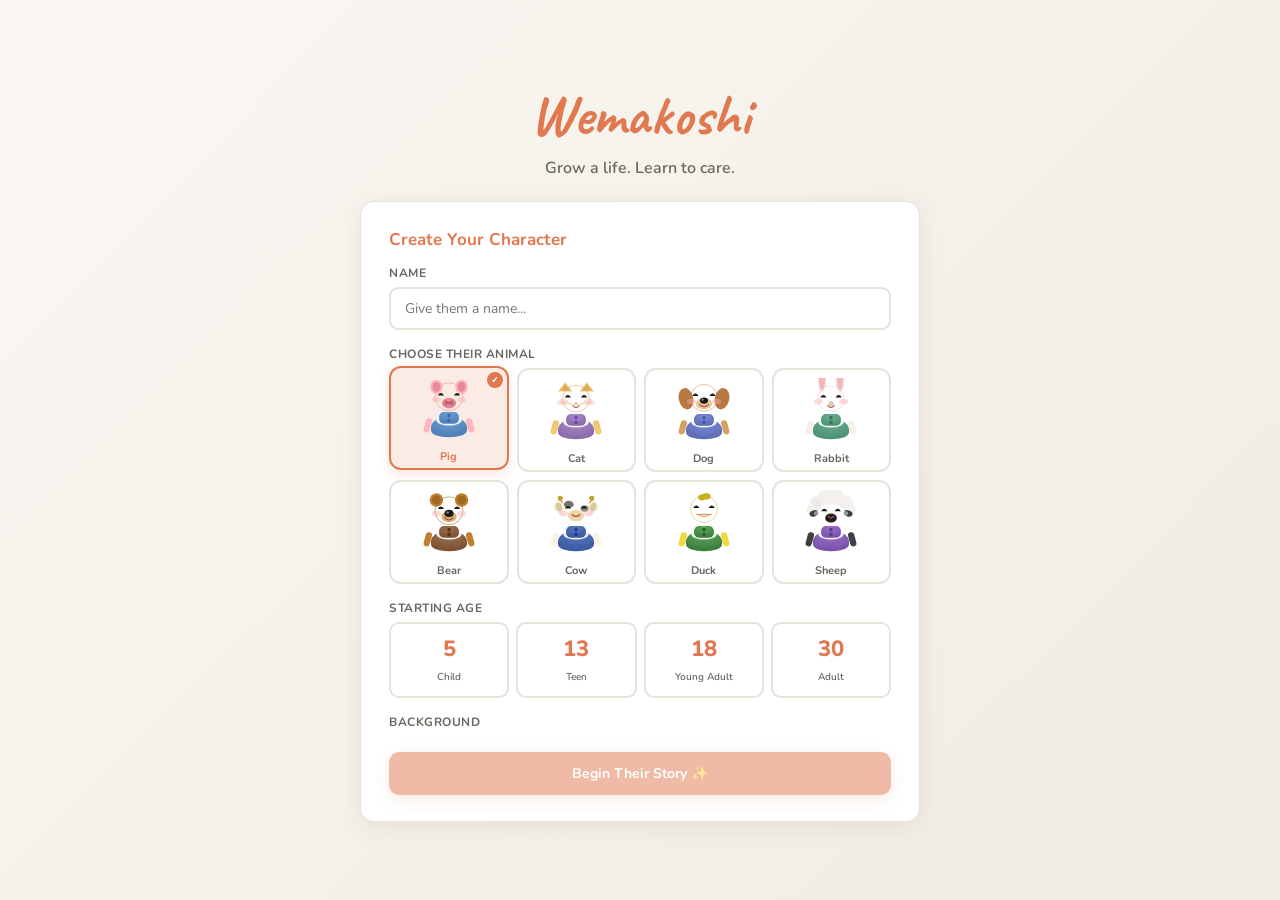
<file: .github/index.html>
<!DOCTYPE html>
<html lang="en">
<head>
<meta charset="UTF-8">
<meta name="viewport" content="width=device-width, initial-scale=1.0">
<title>Wemakoshi — Grow a Life</title>
<style>
@import url('https://fonts.googleapis.com/css2?family=Nunito:wght@400;600;700;800&family=Caveat:wght@500;700&display=swap');
*{margin:0;padding:0;box-sizing:border-box;}
:root{
  --bg:#faf7f2;--card:#fff;--text:#2d2a26;--soft:#6b6560;
  --accent:#e07850;--accent-l:#f4a882;--accent-glow:rgba(224,120,80,.15);
  --green:#5ca06e;--blue:#5088b0;--purple:#8868a8;--red:#c45050;--yellow:#d4a030;
  --border:#e8e2da;--shadow:rgba(45,42,38,.08);--r:14px;
}
body{font-family:'Nunito',sans-serif;background:var(--bg);color:var(--text);min-height:100vh;overflow-x:hidden;}
.screen{display:none;min-height:100vh;}
.screen.active{display:flex;}

/* ===== SETUP ===== */
#setup-screen{flex-direction:column;align-items:center;justify-content:center;padding:32px 20px;gap:22px;background:linear-gradient(135deg,#faf7f2,#f0ebe3);}
.logo{font-family:'Caveat',cursive;font-size:58px;font-weight:700;color:var(--accent);}
.subtitle{font-size:16px;color:var(--soft);margin-top:-16px;font-weight:600;}
.setup-card{background:var(--card);border-radius:var(--r);padding:26px 28px;max-width:560px;width:100%;box-shadow:0 4px 24px var(--shadow);border:1px solid var(--border);}
.setup-card h2{font-size:17px;margin-bottom:14px;color:var(--accent);}
.form-group{margin-bottom:16px;}
.form-group label{display:block;font-weight:700;font-size:12px;margin-bottom:6px;color:var(--soft);text-transform:uppercase;letter-spacing:.5px;}
.form-group input{width:100%;padding:10px 14px;border:2px solid var(--border);border-radius:9px;font-family:inherit;font-size:14px;transition:border-color .2s;}
.form-group input:focus{outline:none;border-color:var(--accent);}
.age-opts{display:grid;grid-template-columns:repeat(4,1fr);gap:7px;}
.age-opt{padding:10px 4px;border:2px solid var(--border);border-radius:10px;cursor:pointer;transition:all .2s;text-align:center;}
.age-opt:hover,.age-opt.sel{border-color:var(--accent);background:var(--accent-glow);}
.age-opt .n{font-size:22px;font-weight:800;color:var(--accent);display:block;}
.age-opt .l{font-size:10px;color:var(--soft);font-weight:600;}
.bg-opts{display:flex;flex-direction:column;gap:6px;}
.bg-opt{padding:9px 12px;border:2px solid var(--border);border-radius:8px;cursor:pointer;transition:all .2s;font-size:12px;}
.bg-opt:hover,.bg-opt.sel{border-color:var(--accent);background:var(--accent-glow);}

/* Animal selection */
.animal-grid{display:grid;grid-template-columns:repeat(4,1fr);gap:8px;}
.animal-opt{border:2px solid var(--border);border-radius:12px;cursor:pointer;transition:all .2s;text-align:center;padding:8px 4px 4px;background:var(--card);position:relative;overflow:hidden;}
.animal-opt:hover{border-color:var(--accent-l);transform:translateY(-2px);box-shadow:0 4px 12px var(--shadow);}
.animal-opt.sel{border-color:var(--accent);background:var(--accent-glow);transform:translateY(-2px);box-shadow:0 4px 12px rgba(224,120,80,.2);}
.animal-opt .a-svg{width:54px;height:64px;margin:0 auto;display:block;}
.animal-opt .a-name{font-size:11px;font-weight:700;color:var(--soft);margin-top:3px;}
.animal-opt.sel .a-name{color:var(--accent);}
.animal-opt .a-sel-badge{position:absolute;top:4px;right:4px;width:16px;height:16px;border-radius:50%;background:var(--accent);display:none;align-items:center;justify-content:center;font-size:9px;color:white;font-weight:700;}
.animal-opt.sel .a-sel-badge{display:flex;}

.btn-primary{display:flex;align-items:center;justify-content:center;width:100%;padding:12px;border:none;border-radius:10px;font-family:inherit;font-size:14px;font-weight:700;cursor:pointer;background:var(--accent);color:#fff;box-shadow:0 4px 14px rgba(224,120,80,.3);transition:all .2s;margin-top:4px;}
.btn-primary:hover{background:#d06840;transform:translateY(-1px);}
.btn-primary:disabled{opacity:.5;cursor:not-allowed;transform:none;}

/* ===== GAME LAYOUT ===== */
#game-screen{flex-direction:column;height:100vh;}
.game-header{display:flex;align-items:center;justify-content:space-between;padding:10px 22px;background:var(--card);border-bottom:1px solid var(--border);box-shadow:0 2px 8px var(--shadow);z-index:20;}
.game-title{font-family:'Caveat',cursive;font-size:26px;font-weight:700;color:var(--accent);}
.header-center{display:flex;gap:14px;font-size:13px;font-weight:600;color:var(--soft);}
.header-right{display:flex;gap:8px;}
.hbtn{padding:7px 13px;border:1.5px solid var(--border);border-radius:20px;background:transparent;font-family:inherit;font-size:12px;font-weight:700;cursor:pointer;transition:all .2s;display:flex;align-items:center;gap:5px;}
.hbtn:hover{border-color:var(--accent);color:var(--accent);}
.hbtn.dash{background:var(--accent-glow);border-color:var(--accent);color:var(--accent);}
.game-body{display:grid;grid-template-columns:240px 1fr 260px;flex:1;overflow:hidden;}

/* ===== LEFT PANEL ===== */
.panel-left{background:var(--card);border-right:1px solid var(--border);display:flex;flex-direction:column;overflow-y:auto;}
.char-scene{position:relative;height:210px;overflow:hidden;flex-shrink:0;}
.scene-bg{position:absolute;inset:0;transition:background 1.2s ease;}
.scene-bg.bedroom{background:linear-gradient(180deg,#c5d8f0 0%,#dde8f5 54%,#b8cce0 55%,#8aab8a 100%);}
.scene-bg.kitchen{background:linear-gradient(180deg,#fef5e0 0%,#fdebc8 54%,#e8cca0 55%,#c4a878 100%);}
.scene-bg.bathroom{background:linear-gradient(180deg,#e0f0f8 0%,#c8e4f4 54%,#a8c8e0 55%,#8ab0c8 100%);}
.scene-bg.study{background:linear-gradient(180deg,#f5e8d8 0%,#ecdbc8 54%,#c8a870 55%,#a08850 100%);}
.scene-bg.outside{background:linear-gradient(180deg,#87ceeb 0%,#a8dff0 54%,#5a9e5a 55%,#3d7a3d 100%);}
.scene-bg.living{background:linear-gradient(180deg,#f0e8d8 0%,#e8dcc8 54%,#c8b890 55%,#a09060 100%);}
.scene-prop{position:absolute;bottom:38px;left:50%;transform:translateX(-50%);font-size:26px;pointer-events:none;transition:opacity .5s;}

/* SVG character wrapper */
.char-svg-wrap{position:absolute;bottom:18px;left:50%;transform:translateX(-50%);width:110px;height:160px;}
.char-svg-wrap svg{width:100%;height:100%;overflow:visible;}

/* Activity state animations on the SVG wrapper */
.state-idle{animation:svgFloat 3.2s ease-in-out infinite;}
@keyframes svgFloat{0%,100%{transform:translateX(-50%) translateY(0);}50%{transform:translateX(-50%) translateY(-5px);}}
.state-happy{animation:svgBounce .85s ease-in-out infinite;}
@keyframes svgBounce{0%,100%{transform:translateX(-50%) translateY(0);}40%{transform:translateX(-50%) translateY(-9px);}}
.state-sad{animation:svgSway 3.5s ease-in-out infinite;}
@keyframes svgSway{0%,100%{transform:translateX(-50%) rotate(0deg);}50%{transform:translateX(-50%) rotate(-3deg);}}
.state-sleeping{animation:svgSleep 4s ease-in-out infinite;}
@keyframes svgSleep{0%,100%{transform:translateX(-50%) rotate(0deg);}50%{transform:translateX(-50%) rotate(-6deg);}}

/* ZZZ floaters */
.zzz-wrap{position:absolute;top:8px;right:8px;pointer-events:none;display:none;}
.zzz-item{position:absolute;font-size:12px;font-weight:800;color:#8868a8;animation:zzzFly 2.4s ease-in-out infinite;opacity:0;}
.zzz-item:nth-child(1){animation-delay:0s;}
.zzz-item:nth-child(2){font-size:15px;animation-delay:.8s;}
.zzz-item:nth-child(3){font-size:18px;animation-delay:1.6s;}
@keyframes zzzFly{0%{opacity:0;transform:translate(0,0) scale(.5);}40%{opacity:1;}100%{opacity:0;transform:translate(16px,-28px) scale(1.1);}}

.activity-badge{position:absolute;bottom:4px;left:50%;transform:translateX(-50%);background:rgba(255,255,255,.92);border-radius:20px;padding:3px 10px;font-size:10px;font-weight:700;white-space:nowrap;border:1px solid var(--border);box-shadow:0 2px 6px var(--shadow);}

/* Needs */
.needs-section{padding:10px 13px;flex:1;}
.needs-section h3{font-size:10px;text-transform:uppercase;letter-spacing:1px;color:var(--soft);margin-bottom:8px;}
.need-row{display:flex;align-items:center;gap:7px;margin-bottom:6px;}
.need-icon{font-size:14px;width:18px;text-align:center;flex-shrink:0;}
.need-track{flex:1;height:8px;background:#eee;border-radius:4px;overflow:hidden;}
.need-fill{height:100%;border-radius:4px;transition:width .8s ease;}
.need-fill.high{background:var(--green);}
.need-fill.mid{background:var(--yellow);}
.need-fill.low{background:var(--red);}
.need-val{font-size:10px;font-weight:700;color:var(--soft);width:22px;text-align:right;}
.alerts-section{padding:0 13px 10px;}
.alert-chip{display:flex;align-items:center;gap:6px;padding:7px 10px;border-radius:9px;background:rgba(224,120,80,.1);border:1.5px solid var(--accent-l);margin-bottom:5px;cursor:pointer;transition:all .2s;font-size:11px;font-weight:600;}
.alert-chip:hover{background:rgba(224,120,80,.2);transform:translateX(2px);}
.alert-chip .a-icon{font-size:14px;}
.alert-chip .a-text{flex:1;}
.alert-chip .a-cta{font-size:10px;color:var(--accent);font-weight:700;}
.alert-chip.critical{background:rgba(196,80,80,.1);border-color:#c45050;}
.alert-chip.critical .a-cta{color:var(--red);}

/* ===== CENTER PANEL ===== */
.panel-center{display:flex;flex-direction:column;overflow:hidden;}
.chat-scroll{flex:1;overflow-y:auto;padding:18px 24px;display:flex;flex-direction:column;gap:11px;}
.chat-entry{animation:fadeUp .35s ease;}
@keyframes fadeUp{from{opacity:0;transform:translateY(7px);}to{opacity:1;transform:translateY(0);}}
.narrator{background:linear-gradient(135deg,#f5f0e8,#efe8dd);border-radius:14px;padding:13px 17px;font-size:14px;line-height:1.7;border-left:3px solid var(--yellow);}
.char-bubble{background:var(--card);border-radius:14px 14px 14px 3px;padding:12px 15px;font-size:14px;line-height:1.6;border:1px solid var(--border);box-shadow:0 2px 8px var(--shadow);max-width:82%;}
.char-bubble .spk{font-weight:800;font-size:11px;color:var(--accent);margin-bottom:3px;}
.char-thought{background:linear-gradient(135deg,#f0eaf5,#e8e0f0);border-radius:14px;padding:10px 15px;font-size:13px;line-height:1.5;font-style:italic;color:var(--purple);max-width:75%;margin-left:auto;border-left:3px solid var(--purple);opacity:.88;}
.player-bubble{background:linear-gradient(135deg,var(--accent),#d06840);color:#fff;border-radius:14px 14px 3px 14px;padding:12px 15px;font-size:14px;line-height:1.6;max-width:82%;margin-left:auto;box-shadow:0 4px 12px rgba(224,120,80,.2);}
.player-bubble .spk{font-weight:800;font-size:11px;opacity:.8;margin-bottom:3px;}
.sys-msg{text-align:center;font-size:12px;color:var(--soft);padding:5px;font-weight:600;}
.sys-msg em{color:var(--accent);font-style:normal;}
.eval-card{background:var(--card);border-radius:14px;padding:15px 18px;border:2px solid var(--border);box-shadow:0 4px 16px var(--shadow);max-width:92%;margin:0 auto;}
.eval-card h4{font-size:10px;text-transform:uppercase;letter-spacing:.5px;color:var(--soft);margin-bottom:8px;}
.eval-top{display:flex;align-items:center;gap:10px;margin-bottom:10px;padding-bottom:10px;border-bottom:1px solid var(--border);}
.eval-score{width:50px;height:50px;border-radius:50%;display:flex;align-items:center;justify-content:center;font-size:19px;font-weight:800;color:#fff;flex-shrink:0;}
.eval-score.great{background:var(--green);}
.eval-score.good{background:var(--blue);}
.eval-score.okay{background:var(--yellow);}
.eval-score.poor{background:var(--red);}
.eval-grade{font-weight:800;font-size:14px;}
.eval-roles{display:flex;flex-wrap:wrap;gap:5px;margin-bottom:8px;}
.eval-role{font-size:11px;font-weight:700;padding:3px 9px;border-radius:20px;display:flex;align-items:center;gap:3px;}
.eval-role.strong{background:rgba(92,160,110,.15);color:var(--green);}
.eval-role.moderate{background:rgba(80,136,176,.15);color:var(--blue);}
.eval-role.light{background:rgba(212,160,48,.15);color:var(--yellow);}
.eval-changes{display:flex;flex-wrap:wrap;gap:4px;margin-bottom:8px;}
.eval-chg{font-size:11px;font-weight:700;padding:2px 9px;border-radius:20px;}
.eval-chg.pos{color:var(--green);background:rgba(92,160,110,.1);}
.eval-chg.neg{color:var(--red);background:rgba(196,80,80,.1);}
.eval-fb{font-size:12px;line-height:1.5;color:var(--soft);font-style:italic;}
.chat-input-area{border-top:1px solid var(--border);background:var(--card);padding:12px 24px 16px;}
.chat-row{display:flex;gap:8px;align-items:flex-end;}
.chat-ta{flex:1;padding:10px 14px;border:2px solid var(--border);border-radius:13px;font-family:inherit;font-size:14px;line-height:1.5;resize:none;min-height:42px;max-height:110px;transition:border-color .2s;}
.chat-ta:focus{outline:none;border-color:var(--accent);}
.chat-ta::placeholder{color:#bbb;}
.send-btn{width:42px;height:42px;border-radius:50%;border:none;background:var(--accent);color:#fff;font-size:18px;cursor:pointer;transition:all .2s;display:flex;align-items:center;justify-content:center;flex-shrink:0;}
.send-btn:hover{background:#d06840;transform:scale(1.05);}
.send-btn:disabled{opacity:.4;cursor:not-allowed;transform:none;}
.chat-hint{font-size:11px;color:#bbb;margin-top:4px;text-align:center;}
.next-day-btn{width:100%;padding:12px;border:2px dashed var(--border);border-radius:11px;background:transparent;font-family:inherit;font-size:14px;font-weight:700;color:var(--accent);cursor:pointer;transition:all .2s;margin-top:3px;}
.next-day-btn:hover{border-color:var(--accent);background:var(--accent-glow);}
.typing-dots{display:flex;gap:4px;padding:10px 15px;max-width:65px;background:var(--card);border-radius:14px 14px 14px 3px;border:1px solid var(--border);}
.typing-dots span{width:6px;height:6px;border-radius:50%;background:var(--accent-l);animation:tdBounce 1.4s infinite;}
.typing-dots span:nth-child(2){animation-delay:.2s;}
.typing-dots span:nth-child(3){animation-delay:.4s;}
@keyframes tdBounce{0%,80%,100%{transform:translateY(0);}40%{transform:translateY(-5px);}}

/* ===== RIGHT PANEL ===== */
.panel-right{background:var(--card);border-left:1px solid var(--border);padding:14px;overflow-y:auto;display:flex;flex-direction:column;gap:13px;}
.panel-right h3{font-size:10px;text-transform:uppercase;letter-spacing:1px;color:var(--soft);margin-bottom:5px;}
.stat-bar{display:flex;align-items:center;gap:5px;margin-bottom:4px;}
.stat-bar .sn{font-size:10px;font-weight:600;width:70px;color:var(--soft);}
.stat-bar .bt{flex:1;height:6px;background:#eee;border-radius:3px;overflow:hidden;}
.stat-bar .bf{height:100%;border-radius:3px;transition:width .6s;}
.stat-bar .sv{font-size:10px;font-weight:700;width:20px;text-align:right;color:var(--soft);}
.role-row{display:flex;align-items:center;gap:7px;padding:4px 0;}
.role-ic{width:28px;height:28px;border-radius:6px;display:flex;align-items:center;justify-content:center;font-size:14px;background:var(--accent-glow);}
.role-info{flex:1;}
.role-info .rn{font-size:10px;font-weight:700;}
.role-info .rb{height:4px;background:#eee;border-radius:2px;margin-top:2px;overflow:hidden;}
.role-info .rf{height:100%;border-radius:2px;background:var(--accent);transition:width .6s;}
.role-info .rl{font-size:9px;color:var(--soft);font-weight:600;margin-top:1px;}
.mem-entry{font-size:10px;line-height:1.4;padding:4px 0;border-bottom:1px solid var(--border);color:var(--soft);}
.mem-entry:last-child{border-bottom:none;}
.mem-entry .ma{font-weight:700;color:var(--accent);}
.trait-chip{font-size:9px;font-weight:700;padding:2px 7px;border-radius:20px;background:var(--accent-glow);color:var(--accent);display:inline-block;margin:1px;}

/* ===== DASHBOARD ===== */
#dashboard{position:fixed;inset:0;background:rgba(45,42,38,.6);z-index:100;display:none;align-items:flex-start;justify-content:center;padding:20px;overflow-y:auto;}
#dashboard.open{display:flex;}
.dash-modal{background:var(--bg);border-radius:18px;width:100%;max-width:840px;overflow:hidden;box-shadow:0 20px 60px rgba(0,0,0,.3);}
.dash-header{display:flex;align-items:center;justify-content:space-between;padding:16px 22px;background:var(--card);border-bottom:1px solid var(--border);}
.dash-header h2{font-family:'Caveat',cursive;font-size:28px;font-weight:700;color:var(--accent);}
.dash-close{width:34px;height:34px;border-radius:50%;border:none;background:var(--border);cursor:pointer;font-size:16px;display:flex;align-items:center;justify-content:center;transition:all .2s;}
.dash-close:hover{background:var(--accent);color:#fff;}
.dash-tabs{display:flex;padding:0 22px;border-bottom:1px solid var(--border);background:var(--card);}
.dash-tab{padding:11px 16px;font-size:12px;font-weight:700;cursor:pointer;border-bottom:3px solid transparent;transition:all .2s;color:var(--soft);}
.dash-tab.active{border-color:var(--accent);color:var(--accent);}
.dash-body{padding:22px;}
.dash-pane{display:none;}
.dash-pane.active{display:block;}
.dash-grid{display:grid;grid-template-columns:1fr 1fr;gap:16px;margin-bottom:16px;}
.dash-card{background:var(--card);border-radius:13px;padding:16px;border:1px solid var(--border);}
.dash-card h4{font-size:11px;text-transform:uppercase;letter-spacing:.5px;color:var(--soft);margin-bottom:12px;}
.dash-stat-row{display:flex;align-items:center;gap:9px;margin-bottom:8px;}
.dash-stat-row .dsn{font-size:12px;font-weight:600;flex:1;}
.dash-stat-row .dsb{width:110px;height:9px;background:#eee;border-radius:5px;overflow:hidden;}
.dash-stat-row .dbf{height:100%;border-radius:5px;transition:width .6s;}
.dash-stat-row .dsv{font-size:11px;font-weight:700;width:28px;text-align:right;}
.profile-box{background:linear-gradient(135deg,var(--accent-glow),rgba(224,120,80,.03));border:1.5px solid var(--accent-l);border-radius:13px;padding:16px;margin-top:16px;}
.profile-box h4{font-size:12px;font-weight:800;color:var(--accent);margin-bottom:9px;}
.profile-box p{font-size:13px;line-height:1.7;}
.profile-tags{display:flex;flex-wrap:wrap;gap:6px;margin-top:9px;}
.profile-tag{font-size:11px;font-weight:700;padding:3px 11px;border-radius:20px;background:var(--card);border:1.5px solid var(--border);}
.profile-tag.strength{border-color:var(--green);color:var(--green);}
.profile-tag.grow{border-color:var(--yellow);color:var(--yellow);}
.journal-entry{display:flex;gap:12px;padding:11px 0;border-bottom:1px solid var(--border);}
.journal-entry:last-child{border-bottom:none;}
.je-day{font-size:10px;font-weight:700;color:var(--accent);width:46px;flex-shrink:0;padding-top:2px;}
.je-content{flex:1;}
.je-title{font-size:12px;font-weight:700;margin-bottom:2px;}
.je-note{font-size:11px;color:var(--soft);line-height:1.4;}
.je-score{font-size:11px;font-weight:700;padding:2px 9px;border-radius:20px;margin-top:3px;display:inline-block;}
.je-score.great{background:rgba(92,160,110,.15);color:var(--green);}
.je-score.good{background:rgba(80,136,176,.15);color:var(--blue);}
.je-score.okay{background:rgba(212,160,48,.15);color:var(--yellow);}
.je-score.poor{background:rgba(196,80,80,.15);color:var(--red);}
.wellbeing-number{font-size:46px;font-weight:800;color:var(--accent);text-align:center;line-height:1;}
.wellbeing-label{font-size:12px;color:var(--soft);text-align:center;margin-top:4px;font-weight:600;}
::-webkit-scrollbar{width:5px;}
::-webkit-scrollbar-track{background:transparent;}
::-webkit-scrollbar-thumb{background:var(--border);border-radius:3px;}
@media(max-width:960px){.game-body{grid-template-columns:1fr;}.panel-left,.panel-right{display:none;}}

/* ===== WALLET HUD ===== */
.wallet-hud{display:flex;align-items:center;gap:7px;}
.coin-disp,.gem-disp{display:flex;align-items:center;gap:3px;font-size:12px;font-weight:700;padding:5px 9px;border-radius:20px;border:1.5px solid var(--border);}
.coin-disp{color:#b87c00;background:rgba(212,160,48,.1);}
.gem-disp{color:#8868a8;background:rgba(136,104,168,.1);}
.coin-earn{position:fixed;font-size:13px;font-weight:800;color:#b87c00;pointer-events:none;z-index:999;animation:coinPop 1.4s ease-out forwards;}
@keyframes coinPop{0%{opacity:1;transform:translateY(0);}100%{opacity:0;transform:translateY(-44px);}}

/* ===== SHOP MODAL ===== */
#shop-modal{position:fixed;inset:0;background:rgba(45,42,38,.65);z-index:120;display:none;align-items:flex-start;justify-content:center;padding:20px;overflow-y:auto;}
#shop-modal.open{display:flex;}
.shop-inner{background:var(--bg);border-radius:18px;width:100%;max-width:880px;overflow:hidden;box-shadow:0 20px 60px rgba(0,0,0,.35);}
.shop-header{display:flex;align-items:center;gap:12px;padding:16px 22px;background:var(--card);border-bottom:1px solid var(--border);}
.shop-header h2{font-family:'Caveat',cursive;font-size:28px;font-weight:700;color:var(--accent);flex:1;}
.shop-wallet-display{display:flex;align-items:center;gap:9px;}
.sw-coins{font-size:13px;font-weight:800;color:#b87c00;display:flex;align-items:center;gap:3px;}
.sw-gems{font-size:13px;font-weight:800;color:#8868a8;display:flex;align-items:center;gap:3px;}
.get-gems-btn{padding:6px 12px;border:1.5px solid #8868a8;border-radius:20px;background:rgba(136,104,168,.08);font-family:inherit;font-size:11px;font-weight:700;cursor:pointer;color:#8868a8;transition:all .2s;}
.get-gems-btn:hover{background:rgba(136,104,168,.2);}
.shop-close{width:34px;height:34px;border-radius:50%;border:none;background:var(--border);cursor:pointer;font-size:16px;display:flex;align-items:center;justify-content:center;transition:all .2s;flex-shrink:0;}
.shop-close:hover{background:var(--accent);color:#fff;}
.shop-tabs{display:flex;padding:0 22px;border-bottom:1px solid var(--border);background:var(--card);}
.shop-tab{padding:11px 18px;font-size:12px;font-weight:700;cursor:pointer;border-bottom:3px solid transparent;transition:all .2s;color:var(--soft);}
.shop-tab.active{border-color:var(--accent);color:var(--accent);}
.shop-body{padding:22px;min-height:320px;}
.shop-grid{display:grid;grid-template-columns:repeat(4,1fr);gap:12px;}
@media(max-width:700px){.shop-grid{grid-template-columns:repeat(2,1fr);}}
.shop-item{background:var(--card);border:2px solid var(--border);border-radius:14px;padding:14px 10px 12px;text-align:center;position:relative;transition:all .2s;}
.shop-item:hover{border-color:var(--accent-l);transform:translateY(-2px);box-shadow:0 6px 18px var(--shadow);}
.shop-item.owned{border-color:var(--green);}
.shop-item.equipped{border-color:var(--accent);background:var(--accent-glow);}
.shop-item.premium-locked{border-color:#8868a8;}
.si-preview{height:82px;display:flex;align-items:center;justify-content:center;margin-bottom:7px;}
.si-name{font-size:12px;font-weight:700;margin-bottom:2px;}
.si-desc{font-size:10px;color:var(--soft);margin-bottom:7px;}
.si-price{font-size:11px;font-weight:800;display:flex;align-items:center;justify-content:center;gap:3px;margin-bottom:5px;}
.si-price.coin{color:#b87c00;}.si-price.gem{color:#8868a8;}.si-price.free{color:var(--green);}
.si-badge{position:absolute;top:6px;right:6px;font-size:9px;font-weight:700;padding:2px 7px;border-radius:20px;}
.si-badge.owned{background:rgba(92,160,110,.15);color:var(--green);}
.si-badge.equipped{background:var(--accent-glow);color:var(--accent);}
.si-badge.premium{background:rgba(136,104,168,.15);color:#8868a8;}
.si-buy-btn{width:100%;padding:6px;border:none;border-radius:8px;font-family:inherit;font-size:11px;font-weight:700;cursor:pointer;transition:all .2s;}
.si-buy-btn.buy-coin{background:rgba(212,160,48,.14);color:#b87c00;border:1.5px solid rgba(212,160,48,.4);}
.si-buy-btn.buy-coin:hover{background:rgba(212,160,48,.28);}
.si-buy-btn.buy-gem{background:rgba(136,104,168,.11);color:#8868a8;border:1.5px solid rgba(136,104,168,.35);}
.si-buy-btn.buy-gem:hover{background:rgba(136,104,168,.24);}
.si-buy-btn.equip-btn{background:var(--accent-glow);color:var(--accent);border:1.5px solid var(--accent-l);}
.si-buy-btn.equip-btn:hover{background:rgba(224,120,80,.24);}
.si-buy-btn.equipped-btn{background:rgba(92,160,110,.12);color:var(--green);border:1.5px solid var(--green);cursor:default;}

/* ===== GEM STORE ===== */
#gem-store-modal{position:fixed;inset:0;background:rgba(45,42,38,.78);z-index:130;display:none;align-items:center;justify-content:center;padding:20px;}
#gem-store-modal.open{display:flex;}
.gem-store-inner{background:var(--bg);border-radius:18px;width:100%;max-width:440px;overflow:hidden;box-shadow:0 20px 60px rgba(0,0,0,.4);}
.gem-store-header{display:flex;align-items:center;justify-content:space-between;padding:16px 22px;background:linear-gradient(135deg,#6838b8,#8858d8);color:white;}
.gem-store-header h2{font-family:'Caveat',cursive;font-size:26px;font-weight:700;}
.gem-store-close{width:30px;height:30px;border-radius:50%;border:none;background:rgba(255,255,255,.2);cursor:pointer;color:white;font-size:15px;display:flex;align-items:center;justify-content:center;}
.gem-packages{display:flex;flex-direction:column;gap:10px;padding:20px;}
.gem-pkg{display:flex;align-items:center;gap:13px;padding:14px 16px;background:var(--card);border-radius:13px;border:2px solid var(--border);cursor:pointer;transition:all .2s;}
.gem-pkg:hover{border-color:#8868a8;transform:translateX(3px);}
.gem-pkg.popular{border-color:#8868a8;background:rgba(136,104,168,.05);}
.gp-gems{font-size:20px;font-weight:800;color:#8868a8;min-width:66px;}
.gp-info{flex:1;}
.gp-name{font-size:13px;font-weight:700;}
.gp-bonus{font-size:10px;color:var(--soft);margin-top:1px;}
.gp-price{font-size:14px;font-weight:800;color:var(--accent);}
.gp-popular{font-size:9px;font-weight:700;padding:2px 7px;border-radius:20px;background:rgba(136,104,168,.15);color:#8868a8;display:inline-block;margin-top:3px;}
.gem-note{font-size:11px;color:var(--soft);text-align:center;padding:0 20px 16px;line-height:1.6;}

/* ===== PREMIUM INSIGHTS ===== */
.premium-lock-box{text-align:center;padding:40px 24px;display:flex;flex-direction:column;align-items:center;gap:14px;}
.premium-lock-icon{font-size:52px;}
.premium-lock-title{font-size:20px;font-weight:800;color:var(--text);}
.premium-lock-desc{font-size:13px;color:var(--soft);max-width:380px;line-height:1.7;}
.premium-unlock-btn{padding:12px 28px;border:none;border-radius:12px;background:linear-gradient(135deg,#6838b8,#8858d8);color:white;font-family:inherit;font-size:14px;font-weight:800;cursor:pointer;box-shadow:0 6px 20px rgba(104,56,184,.3);transition:all .2s;}
.premium-unlock-btn:hover{transform:translateY(-2px);box-shadow:0 8px 24px rgba(104,56,184,.4);}
.premium-badge{display:inline-flex;align-items:center;gap:4px;font-size:9px;font-weight:700;padding:2px 8px;border-radius:20px;background:linear-gradient(135deg,#6838b8,#8858d8);color:white;letter-spacing:.5px;text-transform:uppercase;}
.archetype-card{background:linear-gradient(135deg,var(--card),#faf7f2);border:2px solid var(--border);border-radius:16px;padding:22px;margin-bottom:16px;position:relative;overflow:hidden;}
.archetype-card::before{content:'';position:absolute;top:0;right:0;width:120px;height:120px;border-radius:50%;opacity:.06;transform:translate(30px,-30px);}
.archetype-emoji{font-size:40px;margin-bottom:10px;display:block;}
.archetype-title{font-size:22px;font-weight:800;margin-bottom:4px;}
.archetype-subtitle{font-size:12px;font-weight:700;text-transform:uppercase;letter-spacing:.8px;margin-bottom:12px;opacity:.7;}
.archetype-desc{font-size:13px;line-height:1.7;color:var(--soft);margin-bottom:14px;}
.archetype-tags{display:flex;gap:8px;flex-wrap:wrap;margin-bottom:16px;}
.archetype-tag{font-size:11px;font-weight:700;padding:4px 12px;border-radius:20px;}
.archetype-tag.strength{background:rgba(92,160,110,.12);color:var(--green);border:1.5px solid rgba(92,160,110,.3);}
.archetype-tag.grow{background:rgba(212,160,48,.12);color:#b87c00;border:1.5px solid rgba(212,160,48,.3);}
.profile-card-btn{display:flex;align-items:center;gap:8px;padding:11px 20px;border:2px solid;border-radius:12px;font-family:inherit;font-size:13px;font-weight:700;cursor:pointer;transition:all .2s;background:transparent;}
.profile-card-btn:hover{transform:translateY(-1px);}
.insight-section{background:var(--card);border-radius:13px;padding:16px;border:1px solid var(--border);margin-bottom:14px;}
.insight-section h4{font-size:10px;text-transform:uppercase;letter-spacing:1px;color:var(--soft);margin-bottom:12px;display:flex;align-items:center;gap:6px;}
.impact-row{display:flex;align-items:center;gap:10px;margin-bottom:8px;}
.impact-row .ir-label{font-size:12px;font-weight:600;flex:1;}
.impact-row .ir-delta{font-size:12px;font-weight:800;min-width:36px;text-align:right;}
.impact-row .ir-delta.pos{color:var(--green);}
.impact-row .ir-delta.neg{color:var(--red);}
.impact-row .ir-delta.neu{color:var(--soft);}
/* Weekly report card in chat */
.weekly-card{background:linear-gradient(135deg,#fffdf5,#fdf5e0);border:2px solid rgba(212,160,48,.35);border-radius:16px;padding:18px 20px;margin:4px 0;}
.weekly-card .wk-header{display:flex;align-items:center;gap:10px;margin-bottom:14px;padding-bottom:10px;border-bottom:1px solid rgba(212,160,48,.2);}
.weekly-card .wk-emoji{font-size:28px;}
.weekly-card .wk-title{font-size:14px;font-weight:800;}
.weekly-card .wk-sub{font-size:11px;color:var(--soft);margin-top:1px;}
.weekly-card .wk-grid{display:grid;grid-template-columns:1fr 1fr;gap:10px;margin-bottom:12px;}
.weekly-card .wk-stat{background:rgba(255,255,255,.7);border-radius:9px;padding:10px 12px;}
.weekly-card .wk-stat-val{font-size:22px;font-weight:800;color:var(--accent);}
.weekly-card .wk-stat-lbl{font-size:10px;color:var(--soft);font-weight:600;margin-top:1px;}
.weekly-card .wk-growth{margin-bottom:12px;}
.weekly-card .wk-growth-row{display:flex;align-items:center;gap:8px;padding:4px 0;font-size:12px;}
.weekly-card .wk-growth-row .wgr-name{flex:1;font-weight:600;}
.weekly-card .wk-growth-row .wgr-bar{width:80px;height:5px;background:#eee;border-radius:3px;overflow:hidden;}
.weekly-card .wk-growth-row .wgr-fill{height:100%;border-radius:3px;background:var(--green);}
.weekly-card .wk-insight{background:rgba(255,255,255,.85);border-radius:10px;padding:10px 12px;font-size:12px;line-height:1.6;color:var(--text);font-style:italic;border-left:3px solid #d4a030;}
.premium-upsell{margin-top:10px;font-size:11px;color:var(--soft);text-align:center;}
.premium-upsell a{color:#8868a8;font-weight:700;cursor:pointer;text-decoration:none;}
/* Profile card modal */
#profile-card-modal{position:fixed;inset:0;background:rgba(45,42,38,.75);z-index:150;display:none;align-items:center;justify-content:center;padding:20px;}
#profile-card-modal.open{display:flex;}
.profile-card-wrap{background:var(--bg);border-radius:18px;padding:24px;max-width:440px;width:100%;box-shadow:0 20px 60px rgba(0,0,0,.4);display:flex;flex-direction:column;align-items:center;gap:16px;}
.profile-card-wrap h3{font-family:'Caveat',cursive;font-size:24px;font-weight:700;color:var(--accent);align-self:flex-start;}
.profile-card-actions{display:flex;gap:10px;width:100%;}
.profile-card-actions button{flex:1;padding:10px;border-radius:10px;font-family:inherit;font-size:12px;font-weight:700;cursor:pointer;transition:all .2s;}
#pc-close-btn{background:var(--border);border:none;color:var(--text);}
#pc-download-btn{background:linear-gradient(135deg,#6838b8,#8858d8);border:none;color:white;}
</style>
</head>
<body>

<!-- SETUP SCREEN -->
<div id="setup-screen" class="screen active">
  <div class="logo">Wemakoshi</div>
  <div class="subtitle">Grow a life. Learn to care.</div>
  <div class="setup-card">
    <h2>Create Your Character</h2>
    <div class="form-group">
      <label>Name</label>
      <input type="text" id="char-name" placeholder="Give them a name..." maxlength="20">
    </div>
    <div class="form-group">
      <label>Choose Their Animal</label>
      <div class="animal-grid" id="animal-grid"></div>
    </div>
    <div class="form-group">
      <label>Starting Age</label>
      <div class="age-opts">
        <div class="age-opt" data-age="5" onclick="selAge(this)"><span class="n">5</span><span class="l">Child</span></div>
        <div class="age-opt" data-age="13" onclick="selAge(this)"><span class="n">13</span><span class="l">Teen</span></div>
        <div class="age-opt" data-age="18" onclick="selAge(this)"><span class="n">18</span><span class="l">Young Adult</span></div>
        <div class="age-opt" data-age="30" onclick="selAge(this)"><span class="n">30</span><span class="l">Adult</span></div>
      </div>
    </div>
    <div class="form-group">
      <label>Background</label>
      <div class="bg-opts" id="bg-opts"></div>
    </div>
    <button class="btn-primary" id="start-btn" disabled onclick="startGame()">Begin Their Story ✨</button>
  </div>
</div>

<!-- GAME SCREEN -->
<div id="game-screen" class="screen">
  <div class="game-header">
    <div class="game-title">Wemakoshi</div>
    <div class="header-center">
      <span id="hdr-day">Day 1</span><span>|</span>
      <span id="hdr-age">Age 5</span><span>|</span>
      <span id="hdr-stage">Childhood</span>
    </div>
    <div class="header-right">
      <div class="wallet-hud">
        <span class="coin-disp">🪙 <span id="hdr-coins">150</span></span>
        <span class="gem-disp">💎 <span id="hdr-gems">0</span></span>
      </div>
      <button class="hbtn" onclick="openShop()">🛍️ Shop</button>
      <button class="hbtn dash" onclick="openDash()">📊 Dashboard</button>
      <button class="hbtn" onclick="nextDay()" id="skip-btn" style="display:none">⏭ Next Day</button>
    </div>
  </div>
  <div class="game-body">

    <!-- LEFT -->
    <div class="panel-left">
      <div class="char-scene" id="char-scene">
        <div class="scene-bg bedroom" id="scene-bg"></div>
        <div class="scene-prop" id="scene-prop">🌱</div>
        <div class="char-svg-wrap state-idle" id="char-svg-wrap"><!-- SVG injected here --></div>
        <div class="zzz-wrap" id="zzz-wrap">
          <span class="zzz-item">z</span><span class="zzz-item">Z</span><span class="zzz-item">Z</span>
        </div>
        <div class="activity-badge" id="activity-badge">😌 Relaxing</div>
      </div>
      <div class="needs-section"><h3>Daily Needs</h3><div id="needs-list"></div></div>
      <div class="alerts-section" id="alerts-section"></div>
    </div>

    <!-- CENTER -->
    <div class="panel-center">
      <div class="chat-scroll" id="chat-scroll"></div>
      <div class="chat-input-area" id="chat-input-area">
        <div class="chat-row">
          <textarea class="chat-ta" id="chat-ta" placeholder="Respond to your character..." rows="1"
            onkeydown="if(event.key==='Enter'&&!event.shiftKey){event.preventDefault();sendMsg();}"></textarea>
          <button class="send-btn" id="send-btn" onclick="sendMsg()">&#x27A4;</button>
        </div>
        <div class="chat-hint">Respond naturally — your words shape how they grow</div>
      </div>
    </div>

    <!-- RIGHT -->
    <div class="panel-right">
      <div><h3>Emotional State</h3><div id="emo-stats"></div></div>
      <div><h3>Life Skills</h3><div id="skill-stats"></div></div>
      <div><h3>Caregiver Skills</h3><div id="role-list"></div></div>
      <div style="background:linear-gradient(135deg,#f8f4ee,#f0ebe3);border-radius:10px;padding:10px;">
        <h3 style="margin-bottom:6px;">Memory Journal</h3>
        <div id="mem-list"><div class="mem-entry" style="font-style:italic">No memories yet...</div></div>
      </div>
    </div>
  </div>
</div>

<!-- PROFILE CARD MODAL -->
<div id="profile-card-modal">
  <div class="profile-card-wrap">
    <h3>✨ Your Caregiver Profile</h3>
    <div id="profile-card-svg-wrap" style="width:100%;border-radius:14px;overflow:hidden;box-shadow:0 4px 20px rgba(0,0,0,.15);"></div>
    <div class="profile-card-actions">
      <button id="pc-close-btn" onclick="closeProfileCard()">Close</button>
      <button id="pc-download-btn" onclick="downloadProfileCard()">⬇ Download Card</button>
    </div>
  </div>
</div>

<!-- SHOP -->
<div id="shop-modal">
  <div class="shop-inner">
    <div class="shop-header">
      <h2>🛍️ Shop</h2>
      <div class="shop-wallet-display">
        <div class="sw-coins">🪙 <span id="shop-coins">0</span></div>
        <div class="sw-gems">💎 <span id="shop-gems">0</span></div>
        <button class="get-gems-btn" onclick="openGemStore()">+ Get Gems</button>
      </div>
      <button class="shop-close" onclick="closeShop()">✕</button>
    </div>
    <div class="shop-tabs">
      <div class="shop-tab active" onclick="shopTab('animals')">🐾 Animals</div>
      <div class="shop-tab" onclick="shopTab('outfits')">👗 Outfits</div>
      <div class="shop-tab" onclick="shopTab('accessories')">🎩 Accessories</div>
      <div class="shop-tab" onclick="shopTab('packs')">📖 Story Packs</div>
    </div>
    <div class="shop-body" id="shop-body"></div>
  </div>
</div>

<!-- GEM STORE -->
<div id="gem-store-modal">
  <div class="gem-store-inner">
    <div class="gem-store-header">
      <h2>💎 Get Gems</h2>
      <button class="gem-store-close" onclick="closeGemStore()">✕</button>
    </div>
    <div class="gem-packages">
      <div class="gem-pkg" onclick="buyGems(50,'$0.99')">
        <div class="gp-gems">💎 50</div>
        <div class="gp-info"><div class="gp-name">Starter Pack</div><div class="gp-bonus">Perfect to try a premium animal</div></div>
        <div class="gp-price">$0.99</div>
      </div>
      <div class="gem-pkg popular" onclick="buyGems(200,'$2.99')">
        <div class="gp-gems">💎 200</div>
        <div class="gp-info"><div class="gp-name">Value Pack</div><div class="gp-bonus">Unlock multiple items &amp; outfits</div><div><span class="gp-popular">⭐ Most popular</span></div></div>
        <div class="gp-price">$2.99</div>
      </div>
      <div class="gem-pkg" onclick="buyGems(500,'$5.99')">
        <div class="gp-gems">💎 500</div>
        <div class="gp-info"><div class="gp-name">Mega Pack</div><div class="gp-bonus">Unlock everything you want</div></div>
        <div class="gp-price">$5.99</div>
      </div>
    </div>
    <div class="gem-note">💡 This is a prototype — gems are simulated. In production, purchases will be processed securely through app stores.</div>
  </div>
</div>

<!-- DASHBOARD -->
<div id="dashboard">
  <div class="dash-modal">
    <div class="dash-header">
      <h2>📊 Dashboard</h2>
      <button class="dash-close" onclick="closeDash()">✕</button>
    </div>
    <div class="dash-tabs">
      <div class="dash-tab active" onclick="switchTab('growth')">🌱 Character Growth</div>
      <div class="dash-tab" onclick="switchTab('player')">🎯 Your Performance</div>
      <div class="dash-tab" onclick="switchTab('journal')">📖 Life Journal</div>
      <div class="dash-tab" onclick="switchTab('premium')">✨ Premium Insights</div>
    </div>
    <div class="dash-body">
      <div class="dash-pane active" id="tab-growth">
        <div class="dash-grid">
          <div class="dash-card"><h4>Life Skills</h4><canvas id="canvas-skills" height="180"></canvas></div>
          <div class="dash-card"><h4>Emotional Wellbeing</h4><canvas id="canvas-emotions" height="180"></canvas></div>
        </div>
        <div class="dash-grid">
          <div class="dash-card"><h4>Needs Satisfaction</h4><div id="needs-satisfaction"></div></div>
          <div class="dash-card">
            <h4>Overall Wellbeing</h4>
            <div style="padding:14px 0;"><div class="wellbeing-number" id="wellbeing-num">—</div><div class="wellbeing-label" id="wellbeing-lbl">...</div></div>
            <h4 style="margin-top:12px;">Personality</h4><div id="personality-dash"></div>
          </div>
        </div>
      </div>
      <div class="dash-pane" id="tab-player">
        <div class="dash-grid">
          <div class="dash-card"><h4>Score History</h4><canvas id="canvas-scores" height="180"></canvas></div>
          <div class="dash-card"><h4>Role Usage</h4><div id="role-usage"></div></div>
        </div>
        <div class="profile-box"><h4>Your Caregiving Profile</h4><p id="profile-text">Play more to unlock your profile.</p><div class="profile-tags" id="profile-tags"></div></div>
      </div>
      <div class="dash-pane" id="tab-journal">
        <div class="dash-card"><h4>Life Timeline</h4><div id="journal-list"><div style="color:var(--soft);font-size:13px;font-style:italic">No events yet...</div></div></div>
      </div>
      <div class="dash-pane" id="tab-premium">
        <div id="premium-content"></div>
      </div>
    </div>
  </div>
</div>

<script>
// ================================================================
//  WEMAKOSHI v0.4 — Animal SVG Characters + Needs + Dashboard
// ================================================================

// ---- ANIMAL DEFINITIONS ----
const ANIMALS = {
  pig:    {name:'Pig',    emoji:'🐷', skin:'#ffb5c0',skinLt:'#ffd5e0',skinDk:'#e88898',ov:'#4a7eb5',ovLt:'#6a9ed5',ovDk:'#3a6da0',desc:'Curious & cheerful'},
  cat:    {name:'Cat',    emoji:'🐱', skin:'#f0c870',skinLt:'#fce090',skinDk:'#d4a050',ov:'#8868a8',ovLt:'#a888c8',ovDk:'#6648a8',desc:'Independent & clever'},
  dog:    {name:'Dog',    emoji:'🐶', skin:'#d4a060',skinLt:'#e8c080',skinDk:'#b87840',muzzle:'#e8c898',ov:'#5a6ab5',ovLt:'#7a8ad5',ovDk:'#4a5a9a',desc:'Loyal & energetic'},
  rabbit: {name:'Rabbit', emoji:'🐰', skin:'#f8f0e8',skinLt:'#fff8f2',skinDk:'#e0c8b8',earIn:'#f0b8b8',ov:'#4a9070',ovLt:'#6ab090',ovDk:'#3a7058',desc:'Gentle & timid'},
  bear:   {name:'Bear',   emoji:'🐻', skin:'#c08030',skinLt:'#d89848',skinDk:'#a06820',muzzle:'#d8b070',ov:'#7a5030',ovLt:'#9a7050',ovDk:'#5a3010',desc:'Warm & protective'},
  cow:    {name:'Cow',    emoji:'🐮', skin:'#f8f4e8',skinLt:'#fffcf0',skinDk:'#d8c898',muzzle:'#f0d8b0',spot:'#302820',horn:'#c8a030',ov:'#3858a0',ovLt:'#5878c0',ovDk:'#283888',desc:'Gentle & steady'},
  duck:   {name:'Duck',   emoji:'🦆', skin:'#f0d840',skinLt:'#ffe850',skinDk:'#c8b020',beak:'#e08010',beakDk:'#b05800',ov:'#3a7a3a',ovLt:'#5aaa5a',ovDk:'#286028',desc:'Playful & social'},
  sheep:  {name:'Sheep',  emoji:'🐑', skin:'#404040',skinLt:'#606060',skinDk:'#202020',wool:'#f4f0ec',woolSh:'#e0dcd8',ov:'#7850a8',ovLt:'#9870c8',ovDk:'#583888',desc:'Fluffy & calm'},
  // === PREMIUM ===
  fox:     {name:'Fox',      emoji:'🦊', skin:'#e07830',skinLt:'#f09848',skinDk:'#c05818',muzzle:'#f8e8d0',ov:'#7a3868',ovLt:'#9a58a0',ovDk:'#5a2850', premium:true,gemCost:15,desc:'Clever & mischievous'},
  panda:   {name:'Panda',    emoji:'🐼', skin:'#f2f2f2',skinLt:'#ffffff',skinDk:'#e0e0e0',patch:'#1a1a1a', ov:'#2d5a2d',ovLt:'#4a7a4a',ovDk:'#1a3a1a', premium:true,gemCost:15,desc:'Rare & lovable'},
  capybara:{name:'Capybara', emoji:'🦫', skin:'#9a7040',skinLt:'#b88858',skinDk:'#7a5028',muzzle:'#c09868',ov:'#5a4080',ovLt:'#7a60a0',ovDk:'#3a2860', premium:true,gemCost:20,desc:'Chill & friendly'},
  penguin: {name:'Penguin',  emoji:'🐧', skin:'#181818',skinLt:'#282828',skinDk:'#080808',belly:'#f4f4f4',beak:'#e07018',ov:'#2a4878',ovLt:'#4a68a8',ovDk:'#1a2858', premium:true,gemCost:15,desc:'Dapper & sweet'},
  redpanda:{name:'Red Panda',emoji:'🦝', skin:'#c03818',skinLt:'#d85030',skinDk:'#9a2010',earTip:'#f0e8d8',face:'#e8d0b0',ov:'#285040',ovLt:'#487060',ovDk:'#183828', premium:true,gemCost:20,desc:'Exotic & playful'}
};

const OUTFITS={
  classic:{name:'Classic Denim', desc:"Each animal's natural look",  cost:{coins:0}},
  forest: {name:'Forest Green',  desc:'Earthy & calming',            ov:'#3a7050',ovLt:'#5a9070',ovDk:'#285040', cost:{coins:80}},
  royal:  {name:'Royal Red',     desc:'Bold & proud',                ov:'#a03030',ovLt:'#c05050',ovDk:'#801818', cost:{coins:80}},
  pastel: {name:'Pastel Rose',   desc:'Sweet & soft',                ov:'#b05888',ovLt:'#d07aa8',ovDk:'#903868', cost:{coins:100}},
  ocean:  {name:'Ocean Blue',    desc:'Deep & cool',                 ov:'#2858a0',ovLt:'#4878c0',ovDk:'#184080', cost:{coins:100}},
  sunset: {name:'Sunset Orange', desc:'Warm & bright',               ov:'#b05020',ovLt:'#d07040',ovDk:'#883010', cost:{coins:120}},
  galaxy: {name:'Galaxy',        desc:'Out of this world ✨',        ov:'#302860',ovLt:'#504090',ovDk:'#201848', cost:{gems:10}},
  vintage:{name:'Vintage Gold',  desc:'Classic & warm',              ov:'#907028',ovLt:'#b09040',ovDk:'#705018', cost:{gems:8}},
};
const ACCESSORIES={
  none:   {name:'None',          desc:'Clean look',        cost:{coins:0},  svg:''},
  tophat: {name:'Top Hat',       desc:'Sophisticated!',    cost:{coins:120},svg:`<rect x="28" y="8" width="64" height="7" rx="3.5" fill="#1a1a1a"/><rect x="38" y="-10" width="44" height="19" rx="6" fill="#1a1a1a"/><rect x="38" y="4" width="44" height="5" rx="2" fill="#444"/>`},
  flower: {name:'Flower Crown',  desc:'Bloom!',            cost:{coins:100},svg:`<path d="M30,10 Q60,0 90,10" stroke="#5a8040" stroke-width="3" fill="none"/><circle cx="30" cy="10" r="6" fill="#ff8080"/><circle cx="30" cy="10" r="3" fill="#ffe080"/><circle cx="46" cy="3" r="6" fill="#80c0ff"/><circle cx="46" cy="3" r="3" fill="#ffe080"/><circle cx="60" cy="0" r="6" fill="#80e080"/><circle cx="60" cy="0" r="3" fill="#ffe080"/><circle cx="74" cy="3" r="6" fill="#ffb060"/><circle cx="74" cy="3" r="3" fill="#ffe080"/><circle cx="90" cy="10" r="6" fill="#d080ff"/><circle cx="90" cy="10" r="3" fill="#ffe080"/>`},
  shades: {name:'Sunglasses',    desc:'Cool vibes 😎',     cost:{coins:80}, svg:`<rect x="34" y="30" width="18" height="12" rx="5" fill="#101010" opacity=".92"/><rect x="68" y="30" width="18" height="12" rx="5" fill="#101010" opacity=".92"/><line x1="52" y1="35" x2="68" y2="35" stroke="#222" stroke-width="2.5"/><line x1="20" y1="34" x2="34" y2="34" stroke="#222" stroke-width="2"/><line x1="86" y1="34" x2="100" y2="34" stroke="#222" stroke-width="2"/>`},
  bow:    {name:'Bow Tie',       desc:'Very dapper!',      cost:{coins:80}, svg:`<polygon points="44,73 56,78 44,83" fill="#cc2828"/><polygon points="76,73 64,78 76,83" fill="#cc2828"/><circle cx="60" cy="78" r="5.5" fill="#aa1818"/>`},
  pack:   {name:'Backpack',      desc:'Adventure ready!',  cost:{coins:100},svg:`<rect x="4" y="72" width="24" height="32" rx="6" fill="#5088b0" opacity=".95"/><line x1="10" y1="72" x2="10" y2="104" stroke="#3a6888" stroke-width="2.5"/><line x1="20" y1="72" x2="20" y2="104" stroke="#3a6888" stroke-width="2.5"/><rect x="9" y="84" width="14" height="10" rx="3" fill="#3a6888"/>`},
  wizard: {name:'Wizard Hat',    desc:'Magical! ✨',        cost:{gems:12}, svg:`<ellipse cx="60" cy="16" rx="34" ry="8" fill="#4a2878"/><polygon points="60,-16 30,15 90,15" fill="#5a38a8"/><circle cx="50" cy="5" r="4" fill="#ffe040" opacity=".75"/><circle cx="70" cy="2" r="3" fill="#80e8ff" opacity=".85"/><circle cx="60" cy="-7" r="2.5" fill="#ff80ff" opacity=".9"/>`},
  stargls:{name:'Star Glasses',  desc:'Shine bright! ⭐',  cost:{gems:10}, svg:`<path d="M43,36 l2.5,-5 l2.5,5 l5,-1 l-3.5,4 l1.5,5 l-5.5,-3 l-5.5,3 l1.5,-5 l-3.5,-4Z" fill="#ffd020" opacity=".93"/><path d="M77,36 l2.5,-5 l2.5,5 l5,-1 l-3.5,4 l1.5,5 l-5.5,-3 l-5.5,3 l1.5,-5 l-3.5,-4Z" fill="#ffd020" opacity=".93"/>`},
};

// ---- SVG CHARACTER BUILDER ----
function eyes(x1,y1,x2,y2,state){
  if(state==='sleeping')return`<path d="M${x1-7},${y1} Q${x1},${y1-5} ${x1+7},${y1}" stroke="#2d2a26" stroke-width="2.8" fill="none" stroke-linecap="round"/><path d="M${x2-7},${y2} Q${x2},${y2-5} ${x2+7},${y2}" stroke="#2d2a26" stroke-width="2.8" fill="none" stroke-linecap="round"/>`;
  if(state==='sad')return`<ellipse cx="${x1}" cy="${y1}" rx="7" ry="7.5" fill="white"/><circle cx="${x1}" cy="${y1+1}" r="4.5" fill="#1a1a1a"/><circle cx="${x1+2}" cy="${y1-1.5}" r="1.6" fill="white"/><path d="M${x1-5},${y1-9} Q${x1},${y1-13} ${x1+5},${y1-9}" stroke="#555" stroke-width="1.5" fill="none"/><ellipse cx="${x2}" cy="${y2}" rx="7" ry="7.5" fill="white"/><circle cx="${x2}" cy="${y2+1}" r="4.5" fill="#1a1a1a"/><circle cx="${x2+2}" cy="${y2-1.5}" r="1.6" fill="white"/><path d="M${x2-5},${y2-9} Q${x2},${y2-13} ${x2+5},${y2-9}" stroke="#555" stroke-width="1.5" fill="none"/>`;
  if(state==='happy')return`<path d="M${x1-7},${y1+2} Q${x1},${y1-9} ${x1+7},${y1+2}" fill="#1a1a1a"/><path d="M${x2-7},${y2+2} Q${x2},${y2-9} ${x2+7},${y2+2}" fill="#1a1a1a"/>`;
  return`<ellipse cx="${x1}" cy="${y1}" rx="7" ry="8" fill="white"/><circle cx="${x1}" cy="${y1+0.5}" r="4.5" fill="#1a1a1a"/><circle cx="${x1+2}" cy="${y1-2}" r="1.8" fill="white"/><ellipse cx="${x2}" cy="${y2}" rx="7" ry="8" fill="white"/><circle cx="${x2}" cy="${y2+0.5}" r="4.5" fill="#1a1a1a"/><circle cx="${x2+2}" cy="${y2-2}" r="1.8" fill="white"/>`;
}
function mouth(cx,cy,mood,w=9){
  if(mood==='happy')return`<path d="M${cx-w},${cy} Q${cx},${cy+9} ${cx+w},${cy}" stroke="#b05030" stroke-width="2.5" fill="none" stroke-linecap="round"/>`;
  if(mood==='sad')return`<path d="M${cx-w},${cy+7} Q${cx},${cy} ${cx+w},${cy+7}" stroke="#b05030" stroke-width="2.5" fill="none" stroke-linecap="round"/>`;
  return`<path d="M${cx-6},${cy} Q${cx},${cy+4} ${cx+6},${cy}" stroke="#b05030" stroke-width="2" fill="none" stroke-linecap="round"/>`;
}
function cheeks(mood){
  if(mood!=='happy')return'';
  return`<ellipse cx="32" cy="46" rx="10" ry="6" fill="#ffaaaa" opacity="0.45"/><ellipse cx="88" cy="46" rx="10" ry="6" fill="#ffaaaa" opacity="0.45"/>`;
}

function animalHead(key,A,eyeState,mood){
  const ck=cheeks(mood);
  switch(key){
    case'pig':return`
      <ellipse cx="32" cy="18" rx="14" ry="16" fill="${A.skin}"/>
      <ellipse cx="88" cy="18" rx="14" ry="16" fill="${A.skin}"/>
      <ellipse cx="32" cy="18" rx="9" ry="11" fill="${A.skinDk}"/>
      <ellipse cx="88" cy="18" rx="9" ry="11" fill="${A.skinDk}"/>
      <circle cx="60" cy="40" r="31" fill="url(#hg)"/>
      <circle cx="60" cy="40" r="31" fill="none" stroke="${A.skinDk}" stroke-width="1.2"/>
      <ellipse cx="60" cy="54" rx="16" ry="12" fill="${A.skinDk}"/>
      <circle cx="54" cy="55" r="5" fill="#b06080" opacity="0.65"/>
      <circle cx="66" cy="55" r="5" fill="#b06080" opacity="0.65"/>
      ${ck}${eyes(42,35,78,35,eyeState)}${mouth(60,49,mood,8)}`;
    case'cat':return`
      <polygon points="20,24 36,3 52,24" fill="${A.skin}"/><polygon points="68,24 84,3 100,24" fill="${A.skin}"/>
      <polygon points="26,22 36,7 47,22" fill="${A.skinDk}" opacity=".7"/><polygon points="73,22 84,7 95,22" fill="${A.skinDk}" opacity=".7"/>
      <circle cx="60" cy="40" r="30" fill="url(#hg)"/>
      <circle cx="60" cy="40" r="30" fill="none" stroke="${A.skinDk}" stroke-width="1.2"/>
      <polygon points="60,48 55,53 65,53" fill="${A.skinDk}"/>
      <line x1="16" y1="47" x2="52" y2="50" stroke="${A.skinDk}" stroke-width="1.2" opacity=".55"/>
      <line x1="16" y1="52" x2="52" y2="52" stroke="${A.skinDk}" stroke-width="1.2" opacity=".55"/>
      <line x1="104" y1="47" x2="68" y2="50" stroke="${A.skinDk}" stroke-width="1.2" opacity=".55"/>
      <line x1="104" y1="52" x2="68" y2="52" stroke="${A.skinDk}" stroke-width="1.2" opacity=".55"/>
      ${ck}${eyes(42,35,78,35,eyeState)}${mouth(60,55,mood,7)}`;
    case'dog':return`
      <ellipse cx="20" cy="40" rx="16" ry="24" fill="${A.skinDk}" transform="rotate(-12,20,40)"/>
      <ellipse cx="100" cy="40" rx="16" ry="24" fill="${A.skinDk}" transform="rotate(12,100,40)"/>
      <circle cx="60" cy="38" r="30" fill="url(#hg)"/>
      <circle cx="60" cy="38" r="30" fill="none" stroke="${A.skinDk}" stroke-width="1"/>
      <ellipse cx="60" cy="51" rx="18" ry="13" fill="${A.muzzle}"/>
      <ellipse cx="60" cy="44" rx="9" ry="7" fill="#1a1a1a"/>
      <circle cx="57" cy="42" r="2.5" fill="white" opacity=".5"/>
      ${ck}${eyes(41,32,79,32,eyeState)}${mouth(60,53,mood,10)}`;
    case'rabbit':return`
      <ellipse cx="40" cy="-2" rx="11" ry="28" fill="${A.skin}"/><ellipse cx="80" cy="-2" rx="11" ry="28" fill="${A.skin}"/>
      <ellipse cx="40" cy="-2" rx="7" ry="23" fill="${A.earIn}"/><ellipse cx="80" cy="-2" rx="7" ry="23" fill="${A.earIn}"/>
      <circle cx="60" cy="40" r="29" fill="url(#hg)"/>
      <circle cx="60" cy="40" r="29" fill="none" stroke="${A.skinDk}" stroke-width="1"/>
      <circle cx="60" cy="51" r="6" fill="${A.skinDk}"/>
      ${ck}${eyes(43,35,77,35,eyeState)}${mouth(60,55,mood,7)}`;
    case'bear':return`
      <circle cx="32" cy="16" r="15" fill="${A.skin}"/><circle cx="88" cy="16" r="15" fill="${A.skin}"/>
      <circle cx="32" cy="16" r="10" fill="${A.skinDk}"/><circle cx="88" cy="16" r="10" fill="${A.skinDk}"/>
      <circle cx="60" cy="40" r="31" fill="url(#hg)"/>
      <circle cx="60" cy="40" r="31" fill="none" stroke="${A.skinDk}" stroke-width="1.2"/>
      <ellipse cx="60" cy="53" rx="17" ry="12" fill="${A.muzzle}"/>
      <ellipse cx="60" cy="46" rx="10" ry="8" fill="#1a1a1a"/>
      <circle cx="57" cy="44" r="2.8" fill="white" opacity=".45"/>
      ${ck}${eyes(42,34,78,34,eyeState)}${mouth(60,56,mood,9)}`;
    case'cow':return`
      <path d="M28,24 Q18,5 28,12" stroke="${A.horn}" stroke-width="7" fill="none" stroke-linecap="round"/>
      <path d="M92,24 Q102,5 92,12" stroke="${A.horn}" stroke-width="7" fill="none" stroke-linecap="round"/>
      <ellipse cx="22" cy="32" rx="11" ry="15" fill="${A.skin}" transform="rotate(-18,22,32)"/>
      <ellipse cx="98" cy="32" rx="11" ry="15" fill="${A.skin}" transform="rotate(18,98,32)"/>
      <ellipse cx="22" cy="32" rx="7" ry="10" fill="${A.skinDk}" transform="rotate(-18,22,32)"/>
      <ellipse cx="98" cy="32" rx="7" ry="10" fill="${A.skinDk}" transform="rotate(18,98,32)"/>
      <circle cx="60" cy="38" r="30" fill="url(#hg)"/>
      <ellipse cx="44" cy="26" rx="11" ry="8" fill="${A.spot}" opacity=".65"/>
      <ellipse cx="79" cy="35" rx="9" ry="7" fill="${A.spot}" opacity=".55"/>
      <ellipse cx="60" cy="51" rx="18" ry="13" fill="${A.muzzle}"/>
      <circle cx="54" cy="52" r="4.5" fill="${A.skinDk}" opacity=".6"/>
      <circle cx="66" cy="52" r="4.5" fill="${A.skinDk}" opacity=".6"/>
      ${ck}${eyes(42,33,78,33,eyeState)}${mouth(60,48,mood,9)}`;
    case'duck':return`
      <circle cx="60" cy="36" r="30" fill="url(#hg)"/>
      <circle cx="60" cy="36" r="30" fill="none" stroke="${A.skinDk}" stroke-width="1"/>
      <ellipse cx="56" cy="10" rx="9" ry="7" fill="${A.skinDk}" transform="rotate(-15,56,10)"/>
      <ellipse cx="66" cy="8" rx="9" ry="7" fill="${A.skinDk}" transform="rotate(10,66,8)"/>
      <path d="M43,48 Q60,60 77,48 Q60,55 43,48Z" fill="${A.beak}"/>
      <line x1="43" y1="48" x2="77" y2="48" stroke="${A.beakDk}" stroke-width="1.5"/>
      ${eyes(43,32,77,32,eyeState)}`;
    case'sheep':return`
      <circle cx="28" cy="22" r="16" fill="${A.wool}"/><circle cx="48" cy="10" r="18" fill="${A.wool}"/>
      <circle cx="72" cy="10" r="18" fill="${A.wool}"/><circle cx="92" cy="22" r="16" fill="${A.wool}"/>
      <circle cx="18" cy="38" r="13" fill="${A.wool}"/><circle cx="102" cy="38" r="13" fill="${A.wool}"/>
      <circle cx="28" cy="22" r="10" fill="${A.woolSh}" opacity=".4"/>
      <circle cx="60" cy="44" r="25" fill="url(#hg)"/>
      <ellipse cx="22" cy="46" rx="10" ry="7" fill="${A.skin}" transform="rotate(-15,22,46)"/>
      <ellipse cx="98" cy="46" rx="10" ry="7" fill="${A.skin}" transform="rotate(15,98,46)"/>
      <ellipse cx="60" cy="56" rx="13" ry="10" fill="${A.skinDk}"/>
      <circle cx="55" cy="57" r="3.5" fill="#111" opacity=".55"/>
      <circle cx="65" cy="57" r="3.5" fill="#111" opacity=".55"/>
      ${ck.replace(/#ffaaaa/g,'#fff')}${eyes(45,39,75,39,eyeState)}${mouth(60,52,mood,6)}`;
    case'fox':return`
      <path d="M26,36 L28,8 L42,28Z" fill="${A.skin}"/>
      <path d="M94,36 L92,8 L78,28Z" fill="${A.skin}"/>
      <path d="M28,34 L30,12 L41,29Z" fill="white" opacity=".6"/>
      <path d="M92,34 L90,12 L79,29Z" fill="white" opacity=".6"/>
      <circle cx="60" cy="40" r="30" fill="url(#hg)"/>
      <circle cx="60" cy="40" r="30" fill="none" stroke="${A.skinDk}" stroke-width="1"/>
      <ellipse cx="60" cy="52" rx="18" ry="12" fill="${A.muzzle}"/>
      <ellipse cx="60" cy="46" rx="9" ry="6" fill="#1a1a1a"/>
      <circle cx="57" cy="44" r="2.5" fill="white" opacity=".5"/>
      ${ck}${eyes(41,34,79,34,eyeState)}${mouth(60,54,mood,10)}`;
    case'panda':return`
      <circle cx="30" cy="20" r="16" fill="${A.skin}"/>
      <circle cx="90" cy="20" r="16" fill="${A.skin}"/>
      <circle cx="30" cy="20" r="10" fill="#1a1a1a" opacity=".85"/>
      <circle cx="90" cy="20" r="10" fill="#1a1a1a" opacity=".85"/>
      <circle cx="60" cy="40" r="30" fill="url(#hg)"/>
      <ellipse cx="43" cy="36" rx="11" ry="13" fill="${A.patch}" opacity=".88"/>
      <ellipse cx="77" cy="36" rx="11" ry="13" fill="${A.patch}" opacity=".88"/>
      <ellipse cx="60" cy="54" rx="14" ry="10" fill="${A.skinDk}"/>
      <ellipse cx="60" cy="48" rx="8" ry="6" fill="#1a1a1a"/>
      <circle cx="57" cy="46" r="2.2" fill="white" opacity=".45"/>
      ${ck.replace(/#ffaaaa/g,'#ffcccc')}${eyes(43,35,77,35,eyeState)}${mouth(60,55,mood,7)}`;
    case'capybara':return`
      <ellipse cx="26" cy="30" rx="9" ry="12" fill="${A.skin}" transform="rotate(-8,26,30)"/>
      <ellipse cx="94" cy="30" rx="9" ry="12" fill="${A.skin}" transform="rotate(8,94,30)"/>
      <circle cx="60" cy="38" r="31" fill="url(#hg)"/>
      <circle cx="60" cy="38" r="31" fill="none" stroke="${A.skinDk}" stroke-width="1"/>
      <rect x="36" y="44" width="48" height="20" rx="11" fill="${A.muzzle}"/>
      <ellipse cx="53" cy="47" rx="5" ry="4" fill="${A.skinDk}" opacity=".5"/>
      <ellipse cx="67" cy="47" rx="5" ry="4" fill="${A.skinDk}" opacity=".5"/>
      ${ck}${eyes(42,31,78,31,eyeState)}${mouth(60,54,mood,12)}`;
    case'penguin':return`
      <circle cx="60" cy="36" r="31" fill="url(#hg)"/>
      <ellipse cx="60" cy="40" rx="22" ry="26" fill="${A.belly}"/>
      <path d="M46,50 Q60,57 74,50" stroke="${A.beak}" stroke-width="8" stroke-linecap="round" fill="none"/>
      <line x1="46" y1="50" x2="74" y2="50" stroke="${A.beak}" stroke-width="3" stroke-linecap="round"/>
      <ellipse cx="38" cy="28" rx="8" ry="5" fill="${A.skin}" transform="rotate(-18,38,28)"/>
      <ellipse cx="82" cy="28" rx="8" ry="5" fill="${A.skin}" transform="rotate(18,82,28)"/>
      ${eyes(43,33,77,33,eyeState)}`;
    case'redpanda':return`
      <ellipse cx="30" cy="18" rx="14" ry="16" fill="${A.skin}"/>
      <ellipse cx="90" cy="18" rx="14" ry="16" fill="${A.skin}"/>
      <ellipse cx="30" cy="16" rx="9" ry="11" fill="${A.earTip}"/>
      <ellipse cx="90" cy="16" rx="9" ry="11" fill="${A.earTip}"/>
      <circle cx="60" cy="40" r="30" fill="url(#hg)"/>
      <ellipse cx="60" cy="42" rx="24" ry="18" fill="${A.face}"/>
      <path d="M36,30 Q42,24 48,30" stroke="${A.skinDk}" stroke-width="2" fill="none" stroke-linecap="round"/>
      <path d="M72,30 Q78,24 84,30" stroke="${A.skinDk}" stroke-width="2" fill="none" stroke-linecap="round"/>
      <ellipse cx="60" cy="50" rx="12" ry="8" fill="${A.skinDk}" opacity=".6"/>
      <ellipse cx="60" cy="46" rx="7" ry="5" fill="#1a1a1a"/>
      <circle cx="57" cy="44" r="2" fill="white" opacity=".45"/>
      ${ck}${eyes(42,36,78,36,eyeState)}${mouth(60,54,mood,8)}`;
  }
  return'';
}

function buildCharSVG(animalKey,actId,moodScore){
  const A=ANIMALS[animalKey]||ANIMALS.pig;
  // Apply outfit (classic = animal's own color, others override)
  const outfitKey=G?.cosmetics?.outfit||'classic';
  const O=(outfitKey!=='classic'&&OUTFITS[outfitKey])||null;
  const ov=O?O.ov:A.ov, ovLt=O?O.ovLt:A.ovLt, ovDk=O?O.ovDk:A.ovDk;
  // Active accessory
  const accSVG=ACCESSORIES[G?.cosmetics?.accessory||'none']?.svg||'';
  const mood=moodScore>=65?'happy':moodScore<=30?'sad':'neutral';
  const eyeState=actId==='sleeping'?'sleeping':mood;
  // Arm angles per activity
  const lAng=actId==='playing'?-40:actId==='studying'?20:15;
  const rAng=actId==='eating'?-80:actId==='playing'?40:actId==='studying'?-35:-15;
  return`<svg viewBox="0 0 120 158" xmlns="http://www.w3.org/2000/svg" style="width:100%;height:100%;overflow:visible">
  <defs>
    <radialGradient id="hg" cx="36%" cy="30%" r="70%">
      <stop offset="0%" stop-color="${A.skinLt}"/>
      <stop offset="100%" stop-color="${A.skin}"/>
    </radialGradient>
    <radialGradient id="og" cx="50%" cy="20%" r="80%">
      <stop offset="0%" stop-color="${ovLt}"/>
      <stop offset="100%" stop-color="${ov}"/>
    </radialGradient>
    <filter id="shadow" x="-20%" y="-10%" width="140%" height="140%">
      <feDropShadow dx="0" dy="3" stdDeviation="3" flood-color="#00000025"/>
    </filter>
  </defs>

  <!-- Ground shadow -->
  <ellipse cx="60" cy="155" rx="26" ry="5" fill="#00000018"/>

  <!-- Shoes -->
  <ellipse cx="37" cy="142" rx="15" ry="7" fill="#1a1a1a"/>
  <ellipse cx="83" cy="142" rx="15" ry="7" fill="#1a1a1a"/>
  <ellipse cx="35" cy="140" rx="10" ry="4" fill="#2d2d2d"/>
  <ellipse cx="81" cy="140" rx="10" ry="4" fill="#2d2d2d"/>

  <!-- Legs -->
  <rect x="26" y="106" width="25" height="38" rx="10" fill="${ov}"/>
  <rect x="69" y="106" width="25" height="38" rx="10" fill="${ov}"/>
  <!-- Leg seams -->
  <line x1="38" y1="110" x2="38" y2="140" stroke="${ovDk}" stroke-width="1" opacity=".4"/>
  <line x1="82" y1="110" x2="82" y2="140" stroke="${ovDk}" stroke-width="1" opacity=".4"/>

  <!-- Overalls body -->
  <path d="M14,104 Q12,72 60,68 Q108,72 106,104 Q108,124 60,126 Q12,124 14,104Z" fill="url(#og)" filter="url(#shadow)"/>

  <!-- White shirt collar -->
  <ellipse cx="60" cy="78" rx="32" ry="14" fill="white" opacity=".92"/>

  <!-- Suspenders -->
  <rect x="43" y="54" width="9" height="32" rx="4.5" fill="${ov}" transform="rotate(-9,47,70)"/>
  <rect x="68" y="54" width="9" height="32" rx="4.5" fill="${ov}" transform="rotate(9,73,70)"/>

  <!-- Bib -->
  <rect x="35" y="55" width="50" height="30" rx="13" fill="url(#og)"/>
  <rect x="36" y="56" width="48" height="28" rx="12" fill="${ovDk}" opacity=".18"/>
  <!-- Bib pocket line -->
  <rect x="46" y="62" width="28" height="16" rx="5" fill="${ovDk}" opacity=".22"/>
  <!-- Buttons -->
  <circle cx="60" cy="64" r="4.5" fill="${ovDk}"/>
  <circle cx="60" cy="64" r="2.5" fill="${ovLt}" opacity=".6"/>
  <circle cx="60" cy="76" r="4.5" fill="${ovDk}"/>
  <circle cx="60" cy="76" r="2.5" fill="${ovLt}" opacity=".6"/>

  <!-- Left arm -->
  <rect id="wm-arm-l" x="8" y="74" width="16" height="40" rx="8" fill="${A.skin}" transform="rotate(${lAng},16,74)"/>

  <!-- Right arm -->
  <rect id="wm-arm-r" x="96" y="74" width="16" height="40" rx="8" fill="${A.skin}" transform="rotate(${rAng},104,74)"/>

  <!-- Animal head -->
  ${animalHead(animalKey,A,eyeState,mood)}
  <!-- Accessory -->
  ${accSVG}
</svg>`;
}

// Compact SVG for setup preview (no body, just head + tiny overalls peek)
function buildPreviewSVG(key){
  const A=ANIMALS[key]||ANIMALS.pig;
  const mood='happy',eyeState='happy';
  return`<svg viewBox="0 0 120 130" xmlns="http://www.w3.org/2000/svg" style="width:54px;height:64px">
  <defs>
    <radialGradient id="hg${key}" cx="36%" cy="30%" r="70%">
      <stop offset="0%" stop-color="${A.skinLt}"/><stop offset="100%" stop-color="${A.skin}"/>
    </radialGradient>
    <radialGradient id="og${key}" cx="50%" cy="20%" r="80%">
      <stop offset="0%" stop-color="${A.ovLt}"/><stop offset="100%" stop-color="${A.ov}"/>
    </radialGradient>
  </defs>
  <!-- Overalls peek -->
  <path d="M20,112 Q18,88 60,84 Q102,88 100,112 Q102,128 60,130 Q18,128 20,112Z" fill="url(#og${key})"/>
  <ellipse cx="60" cy="92" rx="28" ry="12" fill="white" opacity=".9"/>
  <rect x="38" y="74" width="44" height="26" rx="11" fill="url(#og${key})"/>
  <circle cx="60" cy="82" r="4" fill="${A.ovDk}"/>
  <circle cx="60" cy="93" r="4" fill="${A.ovDk}"/>
  <!-- Arm stubs -->
  <rect x="10" y="88" width="14" height="32" rx="7" fill="${A.skin}" transform="rotate(15,17,88)"/>
  <rect x="96" y="88" width="14" height="32" rx="7" fill="${A.skin}" transform="rotate(-15,103,88)"/>
  <!-- Head -->
  ${animalHead(key,{...A,skinLt:A.skinLt,muzzle:A.muzzle||A.skinDk,beak:A.beak,beakDk:A.beakDk,spot:A.spot,horn:A.horn,earIn:A.earIn,wool:A.wool,woolSh:A.woolSh},eyeState,mood).replace(/id="hg"/g,`id="hg${key}"`)}
  </svg>`;
}

// ---- ROLES ----
const ROLES={
  teacher:{icon:'📚',label:'Teacher',color:'#5088b0'},
  parent:{icon:'🏠',label:'Parent',color:'#5ca06e'},
  doctor:{icon:'🩺',label:'Doctor',color:'#c45050'},
  lawyer:{icon:'⚖️',label:'Lawyer',color:'#8868a8'},
  therapist:{icon:'💜',label:'Therapist',color:'#d4a030'},
  friend:{icon:'🤝',label:'Friend',color:'#e07850'}
};
const STAGES={
  child:{label:'Childhood',min:5,max:12},
  teen:{label:'Adolescence',min:13,max:17},
  youngAdult:{label:'Young Adult',min:18,max:25},
  adult:{label:'Adulthood',min:26,max:40}
};
const BACKGROUNDS={
  5:['Grew up in a large, noisy family with three siblings','Only child of a single parent who works long hours','Lives with grandparents in a quiet countryside town','Recently moved to a new city and knows nobody'],
  13:['Honor student who secretly feels the pressure is crushing','Athletic kid who struggles with academics','Creative soul in a family that values practicality','Shy newcomer trying to fit in at a new school'],
  18:['First in the family to go to college, far from home','Gap year after high school, unsure about the future','Starting a first job to support the family','Recovering from a difficult high school experience'],
  30:['Successful career but feeling empty inside','Single parent balancing work and a young child','Just went through a major breakup, starting over','Moved abroad for work, building a life from scratch']
};
const ACTIVITIES=[
  {id:'eating',   label:'Eating',      icon:'🍽️',scene:'kitchen', needKey:'hunger', restore:2.5,prop:'🥣'},
  {id:'sleeping', label:'Sleeping',    icon:'😴',scene:'bedroom', needKey:'energy', restore:2.0,prop:'🛏️'},
  {id:'bathing',  label:'Bathing',     icon:'🚿',scene:'bathroom',needKey:'hygiene',restore:2.5,prop:'🛁'},
  {id:'playing',  label:'Playing',     icon:'🎮',scene:'outside', needKey:'fun',    restore:2.0,prop:'⚽'},
  {id:'chatting', label:'Being social',icon:'💬',scene:'living',  needKey:'social', restore:2.0,prop:'📱'},
  {id:'studying', label:'Studying',    icon:'📚',scene:'study',   needKey:null,     restore:0,  prop:'📖'},
  {id:'idle',     label:'Relaxing',    icon:'😌',scene:'bedroom', needKey:null,     restore:0,  prop:'🌱'}
];
const NEED_INTERACTIONS={
  hunger:{label:'Hunger',icon:'🍎',alertMsg:'Looks hungry — check in?',openings:["I forgot to eat again. Been too busy.","Not really hungry but I know I should eat...","I haven't had a real meal since... I don't even remember."],goodSignals:['eat','food','meal','hungry','lunch','breakfast','dinner','snack','cook','bite'],goodResp:"Yeah... you're right. I'll go eat something. Thanks for noticing.",weakResp:"I'm fine. Don't worry about it.",resolve:(g)=>{g.needs.hunger.v=clamp(g.needs.hunger.v+45,0,100);g.emotions.stress=clamp(g.emotions.stress-5,0,100);}},
  energy:{label:'Energy',icon:'⚡',alertMsg:'Seems exhausted — say something?',openings:["I'm so tired. I just ran out of fuel.","Was going to sleep but couldn't stop scrolling. It's 2am.","Can barely keep my eyes open."],goodSignals:['sleep','rest','nap','tired','exhausted','bed','relax','break','take it easy','energy'],goodResp:"You're right. I need to just rest. Thanks for giving me permission.",weakResp:"I'll sleep when I'm done. Still stuff to do.",resolve:(g)=>{g.needs.energy.v=clamp(g.needs.energy.v+40,0,100);g.emotions.happiness=clamp(g.emotions.happiness+3,0,100);}},
  hygiene:{label:'Hygiene',icon:'🧼',alertMsg:"Hasn't been taking care of themselves",openings:["I haven't showered in... a bit. Don't have the energy.","Self-care has not been happening. Everything feels like too much.","I look like a disaster. I can't seem to care right now."],goodSignals:['shower','bath','wash','clean','hygiene','freshen','self-care','routine'],goodResp:"Ha. Yeah. I'll go get cleaned up. Sometimes you just need someone to say it.",weakResp:"I'll deal with it later.",resolve:(g)=>{g.needs.hygiene.v=clamp(g.needs.hygiene.v+45,0,100);g.emotions.confidence=clamp(g.emotions.confidence+6,0,100);}},
  social:{label:'Social',icon:'💬',alertMsg:'Seems lonely — reach out?',openings:["I've been alone a lot lately. Not dramatically, just... a lot.","Haven't really talked to anyone today. Or yesterday.","I'm fine! Just kind of disconnected."],goodSignals:['talk','listen','here','alone','lonely','connect','together','friend','hang'],goodResp:"Yeah. Just talking helps. Thanks for checking in.",weakResp:"I'm used to it. It's fine.",resolve:(g)=>{g.needs.social.v=clamp(g.needs.social.v+40,0,100);g.emotions.happiness=clamp(g.emotions.happiness+8,0,100);}},
  fun:{label:'Fun',icon:'🎮',alertMsg:'Everything feels flat — offer some joy?',openings:["I don't remember the last time I had real fun.","Everything feels kind of gray. Not sad, just... flat.","I want to want to do things, but nothing sounds good."],goodSignals:['fun','play','game','laugh','enjoy','hobby','creative','draw','music','silly','break'],goodResp:"That sounds really nice. Maybe I'll try. I forgot I'm allowed to enjoy things.",weakResp:"Nothing sounds fun. Maybe later.",resolve:(g)=>{g.needs.fun.v=clamp(g.needs.fun.v+40,0,100);g.emotions.happiness=clamp(g.emotions.happiness+10,0,100);g.skills.creative=clamp(g.skills.creative+2,0,100);}},
  health:{label:'Health',icon:'❤️',alertMsg:"Health declining — check in?",openings:["I haven't been feeling great. Just run-down.","My body feels neglected. Everything kind of aches.","I think I'm getting sick. Or just falling apart slowly."],goodSignals:['health','doctor','medicine','sick','rest','care','feel better','check up','body','physical'],goodResp:"You know what, I'll actually take care of myself this week. Thanks.",weakResp:"I'll get over it.",resolve:(g)=>{g.needs.health.v=clamp(g.needs.health.v+25,0,100);g.skills.physical=clamp(g.skills.physical+3,0,100);}}
};

// ---- ROLE SIGNALS ----
const ROLE_SIGNALS={
  teacher:{kw:['learn','study','practice','knowledge','skill','lesson','understand','curious','explore','try','figure out','approach','strategy','plan','method','break it down','analyze','pros and cons','consider','what if you','option','different way','exercise','write down'],pat:[/let'?s (figure|work|think|look)/i,/have you (tried|considered|thought)/i,/what (do you think|if you|would happen)/i,/try (this|to|a different)/i,/the (reason|key|trick|way)/i]},
  parent:{kw:['proud','love','safe','home','family','protect','care','worry','always here','never alone','no matter what','sweetheart','honey','support','brave','strong','believe in you','unconditional','together'],pat:[/i('m| am) (so )?(proud|here|with you)/i,/you('re| are) (not alone|safe|loved|enough|brave)/i,/no matter what/i,/(it'?s okay|don'?t worry)/i,/i (love|care|believe)/i]},
  doctor:{kw:['sleep','eat','exercise','health','body','rest','tired','energy','breathe','breathing','calm','relax','water','hydrate','nutrition','routine','physical','self-care','break','burnout','deep breaths'],pat:[/how (are you|have you been) (sleeping|eating|feeling)/i,/take (a break|care|deep|some time)/i,/your (body|health|brain) (needs|is)/i,/(get|need) (some )?(rest|sleep)/i,/deep breath/i]},
  lawyer:{kw:['right','rights','fair','unfair','rule','law','boundary','boundaries','deserve','owe','responsibility','accountable','consequence','justice','stand up','speak up','advocate','reasonable','entitled','report','policy','allowed'],pat:[/you (have the right|deserve|are entitled|don'?t have to)/i,/that'?s (not fair|not okay|wrong)/i,/set (a )?boundar/i,/stand (up|your ground)/i,/you('re| are) (allowed|within your rights)/i]},
  therapist:{kw:['feel','feeling','feelings','emotion','valid','validate','acknowledge','process','anxiety','cope','coping','pattern','aware','reflect','express','okay to feel','normal to','it makes sense','sit with','heal','pain','underneath'],pat:[/how (does|did) (that|this|it) (make you )?feel/i,/it('s| is) (okay|normal|valid) to (feel|be)/i,/what (are you|do you) (feeling|feel)/i,/tell me (more|about)/i,/that (sounds|must be) (really )?(hard|difficult|painful)/i,/i (hear|see|understand|notice) (you|that)/i]},
  friend:{kw:['fun','cool','awesome','hang out','together','laugh','chill','dude','buddy','hey','honestly','been there','get it','wanna','sucks','crazy'],pat:[/i('ve| have) been there/i,/that (sucks|blows|is rough)/i,/want to (hang|chill|talk|do something)/i,/let'?s (go|do|get|hang|just)/i,/i get (it|that|you)/i]}
};
const POS_Q={kw:['listen','hear you','understand','tell me more','what do you think','how do you feel','your choice','take your time','you matter'],pat:[/you (don'?t|do not) have to/i,/what (do|would) you (think|want|need)/i,/i('m| am) (listening|here for you)/i]};
const NEG_Q={kw:["just get over","stop crying","man up","grow up","it's not a big deal","overreacting","toughen up","deal with it","suck it up"],pat:[/stop (being|acting|feeling)/i,/get over (it|yourself)/i,/it'?s (not|no) (big|a big) deal/i,/just (deal|cope|move on|forget)/i]};

// ---- GAME STATE ----
let G={
  charName:'',animal:'pig',age:5,startAge:5,day:1,background:'',
  personality:{openness:50,conscientiousness:50,extraversion:50,agreeableness:50,neuroticism:50},
  emotions:{happiness:60,stress:30,confidence:50,trust:50},
  skills:{academic:20,social:20,emotional:15,physical:30,creative:20,practical:10},
  playerRoles:{teacher:5,parent:5,doctor:5,lawyer:5,therapist:5,friend:5},
  needs:{
    hunger:{v:80,icon:'🍎',label:'Hunger',rate:.35,color:'#e07850'},
    energy:{v:90,icon:'⚡',label:'Energy',rate:.22,color:'#5088b0'},
    hygiene:{v:85,icon:'🧼',label:'Hygiene',rate:.14,color:'#5ca06e'},
    social:{v:70,icon:'💬',label:'Social',rate:.28,color:'#8868a8'},
    fun:{v:75,icon:'🎮',label:'Fun',rate:.18,color:'#d4a030'},
    health:{v:80,icon:'❤️',label:'Health',rate:.08,color:'#c45050'}
  },
  wallet:{coins:150,gems:0},
  cosmetics:{outfit:'classic',accessory:'none'},
  owned:{outfits:['classic'],accessories:['none'],animals:['pig','cat','dog','rabbit','bear','cow','duck','sheep'],packs:[],premium:false},
  weekSnapshot:null,
  packProgress:{},
  currentActivity:'idle',currentEvent:null,phase:'waiting',
  eventHistory:[],activeNeedInteraction:null,
  responseCount:0,maxResponses:3,memories:[],
  history:{snapshots:[],interactions:[],roleUsage:{teacher:0,parent:0,doctor:0,lawyer:0,therapist:0,friend:0}},
  blinkTimer:null,tickTimer:null
};

// ---- SETUP ----
let selAgeV=null,selBgV=null,selAnimalV='pig';

function initAnimalGrid(){
  const g=document.getElementById('animal-grid');
  g.innerHTML=Object.entries(ANIMALS).filter(([k,a])=>!a.premium).map(([k,a])=>`
    <div class="animal-opt ${k==='pig'?'sel':''}" id="aopt-${k}" onclick="selAnimal('${k}')">
      <div class="a-sel-badge">✓</div>
      ${buildPreviewSVG(k)}
      <div class="a-name">${a.name}</div>
    </div>`).join('');
  selAnimalV='pig';
}

function selAnimal(key){
  document.querySelectorAll('.animal-opt').forEach(o=>o.classList.remove('sel'));
  document.getElementById('aopt-'+key)?.classList.add('sel');
  selAnimalV=key;
  checkReady();
}

function selAge(el){
  document.querySelectorAll('.age-opt').forEach(o=>o.classList.remove('sel'));
  el.classList.add('sel');
  selAgeV=parseInt(el.dataset.age);
  selBgV=null;
  document.getElementById('bg-opts').innerHTML='';
  (BACKGROUNDS[selAgeV]||[]).forEach((b,i)=>{
    const d=document.createElement('div');d.className='bg-opt';d.textContent=b;
    d.onclick=()=>{document.querySelectorAll('.bg-opt').forEach(o=>o.classList.remove('sel'));d.classList.add('sel');selBgV=b;checkReady();};
    document.getElementById('bg-opts').appendChild(d);
  });
  checkReady();
}

function checkReady(){document.getElementById('start-btn').disabled=!(document.getElementById('char-name').value.trim()&&selAgeV&&selBgV&&selAnimalV);}
document.getElementById('char-name').addEventListener('input',checkReady);

function startGame(){
  G.charName=document.getElementById('char-name').value.trim();
  G.animal=selAnimalV;G.age=selAgeV;G.startAge=selAgeV;G.background=selBgV;
  seedPersonality();seedSkills();
  document.getElementById('setup-screen').classList.remove('active');
  document.getElementById('game-screen').classList.add('active');
  updateCharSVG();updateAllUI();
  startTick();startBlink();
  beginDay();
}

function seedPersonality(){
  const b={openness:50,conscientiousness:50,extraversion:50,agreeableness:50,neuroticism:50};
  for(let k in b)b[k]+=rand(-10,10);
  const bg=G.background.toLowerCase();
  if(bg.includes('large')||bg.includes('noisy')){b.extraversion+=10;b.agreeableness+=5;}
  if(bg.includes('single parent')||bg.includes('long hours')){b.neuroticism+=10;b.conscientiousness+=5;}
  if(bg.includes('quiet')||bg.includes('countryside')){b.openness+=5;b.extraversion-=10;}
  if(bg.includes('new city')||bg.includes('newcomer')||bg.includes('new school')){b.neuroticism+=10;b.openness+=5;}
  if(bg.includes('honor')||bg.includes('pressure')){b.conscientiousness+=15;b.neuroticism+=10;}
  if(bg.includes('athletic'))b.extraversion+=10;
  if(bg.includes('creative'))b.openness+=15;
  if(bg.includes('shy')){b.extraversion-=15;b.neuroticism+=5;}
  if(bg.includes('breakup'))b.neuroticism+=15;
  for(let k in b)G.personality[k]=clamp(b[k],5,95);
}
function seedSkills(){
  const ab=Math.max(0,(G.age-5)*3);
  for(let k in G.skills)G.skills[k]=clamp(10+ab+rand(0,14),5,70);
  const bg=G.background.toLowerCase();
  if(bg.includes('honor'))G.skills.academic+=15;
  if(bg.includes('athletic'))G.skills.physical+=15;
  if(bg.includes('creative'))G.skills.creative+=15;
  if(bg.includes('successful')){G.skills.academic+=10;G.skills.practical+=15;}
  for(let k in G.skills)G.skills[k]=clamp(G.skills[k],5,95);
}

// ---- UTILS ----
function clamp(v,mn,mx){return Math.max(mn,Math.min(mx,v));}
function rand(mn,mx){return Math.floor(Math.random()*(mx-mn+1))+mn;}
function pick(a){return a[Math.floor(Math.random()*a.length)];}
function getStage(){if(G.age<=12)return'child';if(G.age<=17)return'teen';if(G.age<=25)return'youngAdult';return'adult';}
function getStageName(){return STAGES[getStage()].label;}
function getMoodScore(){return Math.round(G.emotions.happiness*.4+(100-G.emotions.stress)*.3+G.emotions.confidence*.2+G.emotions.trust*.1);}

// ---- CHARACTER SVG UPDATE ----
function updateCharSVG(){
  const mood=getMoodScore();
  const wrap=document.getElementById('char-svg-wrap');
  if(!wrap)return;
  wrap.innerHTML=buildCharSVG(G.animal,G.currentActivity,mood);
  // State class for animation
  let stateClass='state-idle';
  if(G.currentActivity==='sleeping')stateClass='state-sleeping';
  else if(mood>=72)stateClass='state-happy';
  else if(mood<=30)stateClass='state-sad';
  wrap.className=`char-svg-wrap ${stateClass}`;
  // ZZZ
  document.getElementById('zzz-wrap').style.display=G.currentActivity==='sleeping'?'block':'none';
  // Scene
  const act=ACTIVITIES.find(a=>a.id===G.currentActivity)||ACTIVITIES[6];
  document.getElementById('scene-bg').className=`scene-bg ${act.scene}`;
  document.getElementById('scene-prop').textContent=act.prop;
  document.getElementById('activity-badge').textContent=`${act.icon} ${act.label}`;
}

function startBlink(){
  if(G.blinkTimer)clearInterval(G.blinkTimer);
  // SVG eyes blink: briefly re-render with sleeping state then back
  G.blinkTimer=setInterval(()=>{
    if(G.currentActivity==='sleeping')return;
    const wrap=document.getElementById('char-svg-wrap');
    if(!wrap)return;
    const eyeEls=wrap.querySelectorAll('ellipse[ry="8"],ellipse[ry="7.5"]');
    // Simple: briefly add opacity animation to simulate blink
    const mood=getMoodScore();
    const savedHTML=wrap.innerHTML;
    // Draw sleeping-eyes version momentarily
    wrap.innerHTML=buildCharSVG(G.animal,G.currentActivity==='sleeping'?'sleeping':'__blink__',mood);
    // Patch: replace eye draws with blink lines inside
    setTimeout(()=>{wrap.innerHTML=savedHTML;},110);
  },3200+Math.random()*1800);
}

// ---- TICK / NEEDS ----
function startTick(){
  if(G.tickTimer)clearInterval(G.tickTimer);
  G.tickTimer=setInterval(tickNeeds,8000);
}

function tickNeeds(){
  if(G.phase==='evaluating')return;
  for(const[key,n]of Object.entries(G.needs)){
    let rate=n.rate;
    if(key==='energy'&&G.currentActivity==='sleeping')rate=-n.rate*2;
    if(key==='hunger'&&G.currentActivity==='eating')rate=-n.rate*2.5;
    if(key==='hygiene'&&G.currentActivity==='bathing')rate=-n.rate*3;
    if(key==='fun'&&G.currentActivity==='playing')rate=-n.rate*2;
    if(key==='social'&&G.currentActivity==='chatting')rate=-n.rate*2;
    n.v=clamp(n.v-rate,0,100);
  }
  const avg=(G.needs.hunger.v+G.needs.energy.v+G.needs.hygiene.v)/3;
  G.needs.health.v=clamp(G.needs.health.v+(avg>60?.3:-.4),0,100);
  if(G.needs.hunger.v<30)G.emotions.stress=clamp(G.emotions.stress+.5,0,100);
  if(G.needs.energy.v<25)G.emotions.happiness=clamp(G.emotions.happiness-.3,0,100);
  if(G.needs.social.v<25)G.emotions.happiness=clamp(G.emotions.happiness-.3,0,100);
  if(G.needs.fun.v<20)G.emotions.stress=clamp(G.emotions.stress+.4,0,100);
  if(Math.random()<.33)pickActivity();
  updateNeedsUI();updateAlertsUI();updateCharSVG();updateAllUI();
}

function pickActivity(){
  let best=ACTIVITIES[6],bestScore=-1;
  for(const act of ACTIVITIES){
    if(!act.needKey)continue;
    const n=G.needs[act.needKey];
    if(!n)continue;
    const urgency=100-n.v;
    if(urgency>bestScore){bestScore=urgency;best=act;}
  }
  G.currentActivity=bestScore>40?best.id:pick(['idle','studying','playing','idle']);
}

// ---- UI ----
function updateNeedsUI(){
  const c=document.getElementById('needs-list');
  if(!c)return;
  c.innerHTML=Object.entries(G.needs).map(([k,n])=>{
    const pct=n.v,cls=pct>60?'high':pct>30?'mid':'low';
    return`<div class="need-row"><span class="need-icon">${n.icon}</span><div class="need-track"><div class="need-fill ${cls}" style="width:${pct}%"></div></div><span class="need-val">${Math.round(pct)}</span></div>`;
  }).join('');
}
function updateAlertsUI(){
  const c=document.getElementById('alerts-section');
  if(!c)return;
  const alerts=Object.entries(G.needs).filter(([k,n])=>n.v<35&&NEED_INTERACTIONS[k]).map(([k,n])=>({key:k,ni:NEED_INTERACTIONS[k],critical:n.v<20,v:n.v})).sort((a,b)=>a.v-b.v);
  c.innerHTML=alerts.slice(0,3).map(({key,ni,critical})=>`
    <div class="alert-chip ${critical?'critical':''}" onclick="startNeedInteraction('${key}')">
      <span class="a-icon">${ni.icon}</span>
      <span class="a-text">${ni.alertMsg}</span>
      <span class="a-cta">→ Respond</span>
    </div>`).join('');
}
function updateAllUI(){
  document.getElementById('hdr-day').textContent=`Day ${G.day}`;
  document.getElementById('hdr-age').textContent=`Age ${G.age}`;
  document.getElementById('hdr-stage').textContent=getStageName();
  const hc=document.getElementById('hdr-coins');if(hc)hc.textContent=G.wallet.coins;
  const hg=document.getElementById('hdr-gems');if(hg)hg.textContent=G.wallet.gems;
  const emoC={happiness:'#5ca06e',stress:'#c45050',confidence:'#5088b0',trust:'#d4a030'};
  document.getElementById('emo-stats').innerHTML=Object.entries(G.emotions).map(([k,v])=>`<div class="stat-bar"><span class="sn">${k[0].toUpperCase()+k.slice(1)}</span><div class="bt"><div class="bf" style="width:${v}%;background:${emoC[k]}"></div></div><span class="sv">${v}</span></div>`).join('');
  const skC={academic:'#5088b0',social:'#e07850',emotional:'#8868a8',physical:'#5ca06e',creative:'#d4a030',practical:'#c45050'};
  document.getElementById('skill-stats').innerHTML=Object.entries(G.skills).map(([k,v])=>`<div class="stat-bar"><span class="sn">${k[0].toUpperCase()+k.slice(1)}</span><div class="bt"><div class="bf" style="width:${v}%;background:${skC[k]}"></div></div><span class="sv">${v}</span></div>`).join('');
  document.getElementById('role-list').innerHTML=Object.entries(G.playerRoles).map(([k,v])=>`<div class="role-row"><div class="role-ic">${ROLES[k].icon}</div><div class="role-info"><div class="rn">${ROLES[k].label}</div><div class="rb"><div class="rf" style="width:${v}%"></div></div><div class="rl">Lv ${Math.floor(v/20)+1} · ${v}%</div></div></div>`).join('');
  if(G.memories.length>0)document.getElementById('mem-list').innerHTML=G.memories.slice(-6).reverse().map(m=>`<div class="mem-entry"><span class="ma">Age ${m.age}</span> — ${m.summary}</div>`).join('');
  updateNeedsUI();updateAlertsUI();
}

// ---- CHAT ----
const chatEl=document.getElementById('chat-scroll');
function addChat(type,content){
  const d=document.createElement('div');d.className='chat-entry';
  if(type==='narrator')d.innerHTML=`<div class="narrator">${content}</div>`;
  else if(type==='char')d.innerHTML=`<div class="char-bubble"><div class="spk">💬 ${G.charName}</div>${content}</div>`;
  else if(type==='thought')d.innerHTML=`<div class="char-thought">💭 ${content}</div>`;
  else if(type==='player')d.innerHTML=`<div class="player-bubble"><div class="spk">You</div>${content}</div>`;
  else if(type==='sys')d.innerHTML=`<div class="sys-msg">${content}</div>`;
  else if(type==='eval')d.innerHTML=content;
  else if(type==='weekly')d.innerHTML=`<div class="weekly-card">${content}</div>`;
  else if(type==='typing')d.innerHTML=`<div class="typing-dots"><span></span><span></span><span></span></div>`;
  chatEl.appendChild(d);chatEl.scrollTop=chatEl.scrollHeight;
  return d;
}
function setInput(on){
  const ta=document.getElementById('chat-ta'),sb=document.getElementById('send-btn');
  if(ta){ta.disabled=!on;if(on)ta.focus();}
  if(sb)sb.disabled=!on;
}
function restoreInput(){
  document.getElementById('chat-input-area').innerHTML=`
    <div class="chat-row">
      <textarea class="chat-ta" id="chat-ta" placeholder="Respond to ${G.charName}..." rows="1"
        onkeydown="if(event.key==='Enter'&&!event.shiftKey){event.preventDefault();sendMsg();}"></textarea>
      <button class="send-btn" id="send-btn" onclick="sendMsg()">&#x27A4;</button>
    </div>
    <div class="chat-hint">Respond naturally — your words shape how they grow</div>`;
  setInput(false);
}

// ---- ANALYSIS ----
function analyzeText(text){
  const lo=text.toLowerCase();
  const roles={};
  for(const[role,sig]of Object.entries(ROLE_SIGNALS)){
    let sc=0;
    for(const kw of sig.kw)if(lo.includes(kw))sc+=3;
    for(const pt of sig.pat)if(pt.test(text))sc+=5;
    if(text.length>100)sc+=1;if(text.length>200)sc+=1;
    roles[role]=Math.min(sc,30);
  }
  let best=null,bestV=0;
  for(const[r,v]of Object.entries(roles))if(v>bestV){bestV=v;best=r;}
  let q=0;
  for(const kw of POS_Q.kw)if(lo.includes(kw))q+=4;
  for(const pt of POS_Q.pat)if(pt.test(text))q+=5;
  for(const kw of NEG_Q.kw)if(lo.includes(kw))q-=8;
  for(const pt of NEG_Q.pat)if(pt.test(text))q-=10;
  if(text.length<15)q-=5;else if(text.length<40)q-=2;else if(text.length>80)q+=2;else if(text.length>150)q+=3;
  if(text.includes('?'))q+=3;
  if(lo.includes(G.charName.toLowerCase()))q+=3;
  return{roles,bestRole:best,quality:clamp(q,-20,25)};
}
function computeEval(analysis){
  const score=clamp(Math.round(((analysis.quality+20)/45)*100),5,98);
  const activeRoles=Object.entries(analysis.roles).filter(([_,v])=>v>=3).sort((a,b)=>b[1]-a[1]).map(([role,strength])=>({role,strength:strength>=10?'strong':strength>=5?'moderate':'light'}));
  let grade,gCls,gEmoji;
  if(score>=75){grade='Excellent';gCls='great';gEmoji='🌟';}
  else if(score>=55){grade='Good';gCls='good';gEmoji='👍';}
  else if(score>=35){grade='Okay';gCls='okay';gEmoji='🤔';}
  else{grade='Needs Work';gCls='poor';gEmoji='💭';}
  const posMap={teacher:'Guiding without lecturing builds independent thinking.',parent:'Unconditional warmth creates a foundation of safety.',doctor:'Attending to physical wellbeing shows care for the whole person.',lawyer:'Advocating for rights builds self-worth and agency.',therapist:'Creating space for feelings develops emotional intelligence.',friend:'Being genuine and relatable builds real trust.'};
  let fb='';
  if(activeRoles.length===0)fb='Try engaging more — ask a question, acknowledge feelings, or simply show you\'re present.';
  else if(score>=75){fb=`Strong ${ROLES[activeRoles[0].role].label} approach. ${posMap[activeRoles[0].role]||''}`;if(activeRoles.length>1)fb+=` You also brought ${ROLES[activeRoles[1].role].label} skills.`;}
  else if(score>=35)fb='Good instincts. Try also acknowledging feelings before jumping to solutions.';
  else fb='Consider listening first. What does this person actually need right now?';
  const fx={};
  if(score>=75){fx.happiness=rand(5,10);fx.stress=rand(-10,-5);fx.confidence=rand(4,8);fx.trust=rand(5,10);}
  else if(score>=55){fx.happiness=rand(2,6);fx.stress=rand(-6,-2);fx.confidence=rand(2,5);fx.trust=rand(2,5);}
  else if(score>=35){fx.happiness=rand(0,3);fx.stress=rand(-3,0);fx.confidence=rand(0,2);fx.trust=rand(0,2);}
  else{fx.happiness=rand(-5,-1);fx.stress=rand(2,6);fx.confidence=rand(-4,-1);fx.trust=rand(-6,-2);}
  const rSkills={teacher:['academic','practical'],parent:['emotional','social'],doctor:['physical','emotional'],lawyer:['practical','social'],therapist:['emotional','social'],friend:['social','creative']};
  for(const{role,strength}of activeRoles){const bonus=strength==='strong'?rand(3,6):strength==='moderate'?rand(1,3):1;for(const sk of(rSkills[role]||[])){fx[sk]=(fx[sk]||0)+bonus;}}
  return{score,grade,gCls,gEmoji,activeRoles,feedback:fb,effects:fx};
}

// ---- SEND MESSAGE ----
function sendMsg(){
  const ta=document.getElementById('chat-ta');
  if(!ta)return;
  const text=ta.value.trim();
  if(!text||(G.phase!=='responding'&&G.phase!=='needInteraction'))return;
  ta.value='';setInput(false);
  addChat('player',text);G.responseCount++;
  const typing=addChat('typing');
  setTimeout(()=>{
    typing.remove();
    if(G.phase==='needInteraction')handleNeedResp(text);
    else handleEventResp(text);
  },900+Math.random()*700);
}
function handleEventResp(text){
  const analysis=analyzeText(text);
  const evaluation=computeEval(analysis);
  addChat('char',genCharResp(evaluation.score,G.currentEvent));
  for(const{role}of evaluation.activeRoles)G.history.roleUsage[role]=(G.history.roleUsage[role]||0)+1;
  if(G.responseCount>=G.maxResponses||evaluation.score>=80){setTimeout(()=>showEval(evaluation,analysis),700);}
  else{
    if(evaluation.score<50&&G.currentEvent?.id!=='idle'){
      setTimeout(()=>{addChat('char',pick([`"But what I really need is for you to understand what I'm going through."`,`"Can you tell me more? I need more than that."`,`"Let me try to explain what's actually bothering me..."`]));G.phase='responding';setInput(true);},500);
    } else {G.phase='responding';setInput(true);}
  }
}
function handleNeedResp(text){
  const ni=G.activeNeedInteraction;
  const lo=text.toLowerCase();
  const isGood=ni.goodSignals.some(s=>lo.includes(s))||text.includes('?')||text.length>60;
  if(isGood){addChat('char',ni.goodResp);ni.resolve(G);setTimeout(()=>showNeedEval(rand(65,85),ni),700);}
  else{addChat('char',ni.weakResp);setTimeout(()=>showNeedEval(rand(28,48),ni),700);}
  G.activeNeedInteraction=null;
}
function genCharResp(score,event){
  const good=event?.goodResponses||[`"...Thank you. I really needed to hear that."`,`"That helps. More than you know."`,`"I hadn't thought about it that way."`];
  const ok=event?.okResponses||[`"Yeah... I guess you're right."`,`"Maybe. I'll think about it."`,`"Thanks for listening."`];
  const weak=event?.weakResponses||[`"...Okay."`,`"Sure. I'll figure it out."`,`"It's not that simple, but okay."`];
  if(score>=75)return pick(good);
  if(score>=55)return pick(ok);
  if(score>=35)return pick(weak);
  return G.emotions.trust>50?pick([`"That's not what I needed to hear."`,`"I opened up and that's all you have?"`]):pick([`"...Fine."`,`"Forget I said anything."`]);
}

function showNeedEval(score,ni){
  const gCls=score>=75?'great':score>=55?'good':score>=35?'okay':'poor';
  const gEmoji=score>=75?'🌟':score>=55?'👍':'🤔';
  addChat('eval',`<div class="eval-card"><h4>Daily Care Check</h4><div class="eval-top"><div class="eval-score ${gCls}">${score}</div><div><div class="eval-grade">${gEmoji} ${score>=65?'Well noticed!':score>=45?'Good check-in':'Keep watching'}</div><div style="font-size:11px;color:var(--soft);margin-top:2px">${ni.label} addressed</div></div></div><div class="eval-fb">${score>=60?`Noticing and responding to ${ni.label.toLowerCase()} needs is an important part of daily care.`:`Try being more specific — name what you see and offer something concrete.`}</div></div>`);
  G.memories.push({age:G.age,summary:`Noticed ${ni.label.toLowerCase()} need and checked in`});
  G.history.interactions.push({day:G.day,score,roles:['doctor','parent'],title:`${ni.label} check-in`,grade:score>=75?'Excellent':score>=55?'Good':'Okay'});
  const coinReward=score>=65?20:10;G.wallet.coins+=coinReward;setTimeout(()=>spawnCoinPop(coinReward),300);
  G.phase='idle';updateAllUI();updateCharSVG();
  setTimeout(showNextDayBtn,400);
}

function showEval(evaluation,analysis){
  G.phase='evaluating';
  const fx=evaluation.effects;const changes={};
  for(const[k,v]of Object.entries(fx)){
    if(k in G.emotions){const old=G.emotions[k];G.emotions[k]=clamp(G.emotions[k]+v,0,100);changes[k]=G.emotions[k]-old;}
    else if(k in G.skills){const old=G.skills[k];G.skills[k]=clamp(G.skills[k]+v,0,100);changes[k]=G.skills[k]-old;}
  }
  for(const{role,strength}of evaluation.activeRoles){const bonus=strength==='strong'?rand(4,8):strength==='moderate'?rand(2,4):rand(1,2);G.playerRoles[role]=clamp(G.playerRoles[role]+bonus,0,100);}
  G.history.interactions.push({day:G.day,score:evaluation.score,roles:evaluation.activeRoles.map(r=>r.role),title:G.currentEvent?.title||'Check-in',grade:evaluation.grade});
  const roleNames=evaluation.activeRoles.slice(0,2).map(r=>ROLES[r.role].label).join(' & ')||'—';
  G.memories.push({age:G.age,summary:`${G.currentEvent?.title||'Check-in'} — ${roleNames} (${evaluation.grade})`});
  let rolesHTML=evaluation.activeRoles.map(r=>`<span class="eval-role ${r.strength}">${ROLES[r.role].icon} ${ROLES[r.role].label}</span>`).join('');
  if(!rolesHTML)rolesHTML=`<span class="eval-role light">No clear role</span>`;
  let changesHTML=Object.entries(changes).filter(([_,v])=>v!==0).map(([k,v])=>`<span class="eval-chg ${v>0?'pos':'neg'}">${k} ${v>0?'+':''}${v}</span>`).join('');
  addChat('eval',`<div class="eval-card"><h4>Interaction Evaluation</h4><div class="eval-top"><div class="eval-score ${evaluation.gCls}">${evaluation.score}</div><div><div class="eval-grade">${evaluation.gEmoji} ${evaluation.grade}</div></div></div><div class="eval-roles">${rolesHTML}</div>${changesHTML?`<div class="eval-changes">${changesHTML}</div>`:''}<div class="eval-fb">${evaluation.feedback}</div></div>`);
  G.currentEvent=null;updateAllUI();updateCharSVG();
  // Award coins for interaction
  const coinReward=evaluation.score>=75?50:evaluation.score>=55?30:evaluation.score>=35?15:5;
  G.wallet.coins+=coinReward;
  setTimeout(()=>spawnCoinPop(coinReward),300);
  setTimeout(showNextDayBtn,400);
}

function showNextDayBtn(){
  G.phase='idle';
  document.getElementById('skip-btn').style.display='inline-flex';
  document.getElementById('chat-input-area').innerHTML=`<button class="next-day-btn" onclick="nextDay()">Let time pass... → Day ${G.day+1}</button>`;
}

function startNeedInteraction(needKey){
  if(G.phase!=='idle'&&G.phase!=='waiting')return;
  const ni=NEED_INTERACTIONS[needKey];if(!ni)return;
  G.activeNeedInteraction=ni;G.phase='needInteraction';G.responseCount=0;
  restoreInput();document.getElementById('skip-btn').style.display='none';
  addChat('sys',`<em>You check in on ${G.charName}...</em>`);
  setTimeout(()=>{addChat('char',pick(ni.openings));setInput(true);document.getElementById('chat-ta').placeholder=`How do you respond about their ${ni.label.toLowerCase()}?`;},400);
}

// ---- EVENTS ----
const EVENTS={
  child:[
    {id:'first_day',title:'First Day at School',weight:10,trigger:(g)=>g.day<=3,
     narration:(g)=>`It's ${g.charName}'s first day at a new school. The hallways are loud and unfamiliar. Other children already seem to know each other.`,
     opening:(g)=>{if(g.personality.extraversion>60)return`"There are so many kids here! I want to say hi but... what if they don't like me?"`;if(g.personality.neuroticism>60)return`"I don't want to go in. My stomach hurts. Can I just go home?"`;return`"It's really big in there. What if I get lost?"`;},
     thought:(g)=>g.emotions.confidence<40?"I'm scared. Everyone is looking at me.":"Okay. Maybe someone will be nice.",
     goodResponses:[`"You really think I'll be okay? ...Okay. I'll try."`,`"That actually helps. The butterflies are still there but they're friendlier."`,`"Maybe I'll find someone who likes the same things I do."`]},
    {id:'bullying',title:'Trouble at Recess',weight:8,trigger:(g)=>g.day>3&&g.skills.social<50,
     narration:(g)=>`${g.charName} comes home unusually quiet. The truth comes out: an older kid has been taking their snack and calling them names.`,
     opening:(g)=>g.emotions.trust>55?`"Someone at school is being really mean to me. I didn't say anything because I thought you'd think I'm a baby."`:g.emotions.confidence<40?`"...Nothing happened. I'm fine."`: `"There's this kid who's kind of mean. Whatever. Everyone deals with it."`,
     thought:()=>"Maybe they're right. Maybe something IS wrong with me.",
     goodResponses:[`"You don't think I'm being dumb? It feels SO much better to tell someone."`,`"Wait — it's NOT my fault? I was starting to think maybe I deserved it."`,`"I have rights? Like, it's actually not okay what they're doing?"`]},
    {id:'reading',title:'Struggling with Reading',weight:7,trigger:(g)=>g.day>5&&g.skills.academic<45,
     narration:(g)=>`${g.charName}'s teacher sent a note home about falling behind in reading. The homework sits untouched on the table.`,
     opening:(g)=>g.personality.conscientiousness>60?`"I tried! I really tried! The words get all jumbled."`: `"I don't want to read. Reading is stupid."`,
     thought:()=>"Everyone else can do it. Maybe I'm just dumb.",
     goodResponses:[`"Wait — my brain isn't broken? It just works differently?"`,`"Can we read together again? It was actually kind of fun that way."`,`"I didn't know grown-ups struggled too. That makes me feel less weird."`]},
    {id:'friendship',title:'A Broken Friendship',weight:6,trigger:(g)=>g.day>8,
     narration:(g)=>`${g.charName}'s best friend shared a secret they'd been told with the whole class.`,
     opening:(g)=>g.personality.neuroticism>60?`"I'm never telling anyone ANYTHING again! Everyone uses your secrets against you!"`: `"They say it just 'slipped out.' But how does a secret just slip out?"`,
     thought:()=>"If my best friend can't keep secrets, who can I trust?",
     goodResponses:[`"I don't OWE them forgiveness — but I could choose it. That feels different."`,`"I needed to cry first before I could even think. Thanks for letting me."`,`"You can be mad AND still care about someone. That's confusing but it feels true."`]}
  ],
  teen:[
    {id:'party',title:'The Party',weight:9,trigger:()=>true,
     narration:(g)=>`The popular group is throwing a party. ${g.charName} got invited for the first time. Word is there'll be alcohol and no parents.`,
     opening:(g)=>g.personality.extraversion>60?`"Everyone's going! If I don't show, they'll think I'm a baby."`: g.personality.conscientiousness>60?`"I know I shouldn't go. But this is my ONE chance."`: `"I don't even know if I want to go. But I don't want to be the loser who stayed home."`,
     thought:()=>"If I say no, I go back to being nobody. If I say yes, I become someone I might not like.",
     goodResponses:[`"The people worth knowing won't drop me over one party. It's hard to believe but... yeah."`,`"If I can call you to pick me up anytime, no questions asked — that changes everything."`,`"What I really want is to belong. The party is just the closest thing I can see."`]},
    {id:'identity',title:'Who Am I?',weight:8,trigger:(g)=>g.day>4,
     narration:(g)=>`${g.charName} has been staring at the ceiling for hours. Today it came out: "I don't know who I am anymore."`,
     opening:()=>`"Everyone has their thing — the smart kid, the athlete, the funny one. What am I? I feel like nothing."`,
     thought:()=>"Maybe I don't have a 'thing.' Maybe I'm just background noise in everyone else's story.",
     goodResponses:[`"Not knowing who I am IS the assignment? That's... actually relieving."`,`"You see me? Not the version I show everyone, but the real me?"`,`"Build, not find. I like that. Maybe I'll try something new."`]},
    {id:'grades',title:'The Grades Spiral',weight:7,trigger:(g)=>g.day>3&&g.skills.academic<55,
     narration:(g)=>`${g.charName}'s grades are slipping. A major test is coming and the pressure is building. Last night they studied until 2 AM.`,
     opening:(g)=>g.personality.conscientiousness>60?`"I studied SIX HOURS and I still don't get it. What's wrong with me?"`: `"Everyone says 'just study harder.' Like effort is the only thing that matters."`,
     thought:()=>"If I fail this, everyone will know I'm not smart enough.",
     goodResponses:[`"Studying smarter vs harder — can you help me figure out how?"`,`"You're right... I'm too tired to think straight. Maybe sleep is more helpful."`,`"One test isn't my whole future. Hard to believe, but I hear you."`]},
    {id:'social_media',title:'The Post',weight:6,trigger:(g)=>g.day>7,
     narration:(g)=>`Someone posted an embarrassing photo of ${g.charName} online. Dozens of cruel comments. They found out when people at school were laughing.`,
     opening:(g)=>g.emotions.confidence<40?`"Everyone saw it. EVERYONE. I can never go back to school."`: `"I know it's not the end of the world but it FEELS like it."`,
     thought:()=>"Why would someone do this? What did I ever do to them?",
     goodResponses:[`"They can't just post things without my permission? We can actually do something?"`,`"The shame I feel doesn't mean I did something wrong."`,`"Thanks for not minimizing it. It IS a big deal. And it will pass."`]}
  ],
  youngAdult:[
    {id:'career',title:'The Fork in the Road',weight:9,trigger:()=>true,
     narration:(g)=>`Two paths: a stable but uninspiring job with good pay, or an unpaid internship in a field ${g.charName} is passionate about. Rent is due.`,
     opening:(g)=>g.personality.openness>60?`"My whole body says take the internship. My bank account says grow up."`: g.personality.conscientiousness>60?`"The responsible choice is obvious. But every time I think about it, I feel like I'm burying part of myself."`: `"How am I supposed to choose when I can't see where either road goes?"`,
     thought:()=>"Passion doesn't pay rent. But the safe path feels like giving up.",
     goodResponses:[`"A third option? I hadn't even considered that."`,`"The 'safe' path isn't actually safe long-term. I need to look at the facts."`,`"The 'what if' scares me more than struggling. ...The internship."`]},
    {id:'heartbreak',title:'Heartbreak',weight:8,trigger:(g)=>g.day>4,
     narration:(g)=>`The relationship ${g.charName} thought would last is over. Everything reminds them of that person.`,
     opening:(g)=>g.emotions.trust>55?`"I keep going over every conversation trying to figure out what I did wrong."`: `"I'm fine. People break up all the time. Not a big deal."`,
     thought:()=>"What if no one ever loves me like that again?",
     goodResponses:[`"I keep saying I'm fine, but I'm not. And maybe that's okay?"`,`"I haven't eaten a real meal in three days. Maybe I should start there."`,`"The relationship ending doesn't mean I'm broken. I need to write that down."`]},
    {id:'finances',title:'The Bill',weight:7,trigger:(g)=>g.day>6&&g.skills.practical<50,
     narration:(g)=>`An unexpected bill arrives. ${g.charName} doesn't have the savings to cover it.`,
     opening:()=>`"I've been pretending I have it together but I'm behind on everything. I don't know how to manage this."`,
     thought:()=>"Everyone else figures this out. Why can't I manage basic adult life?",
     goodResponses:[`"We can make a plan? I thought I just had to panic."`,`"Okay. Small steps. What first?"`,`"I didn't know those options existed. Why doesn't anyone teach this stuff?"`]}
  ],
  adult:[
    {id:'burnout',title:'The Wall',weight:9,trigger:()=>true,
     narration:(g)=>`${g.charName} hasn't had a day off in weeks. Last night, they sat in the car for twenty minutes after getting home, unable to walk inside.`,
     opening:(g)=>g.emotions.stress>55?`"I'm fine. I just need to push through. Everyone else manages."`: `"I think something is wrong with me. I used to love this work."`,
     thought:()=>"If I stop, everything falls apart. If I don't stop, I fall apart.",
     goodResponses:[`"'Running on empty isn't strength.' I need to write that somewhere."`,`"When did I last do something fun? I literally can't remember. That's alarming."`,`"I have 18 unused PTO days. That's insane. I'll book something."`]},
    {id:'parenting',title:'Am I Doing This Right?',weight:8,trigger:(g)=>g.day>4,
     narration:(g)=>`${g.charName}'s child had a meltdown in public. A stranger made a comment. Now ${g.charName} is questioning every parenting decision.`,
     opening:()=>`"What if I'm messing them up? What if 20 years from now they're in therapy because of me?"`,
     thought:()=>"My parents did their best and I still have issues. What chance do I have?",
     goodResponses:[`"The fact that I'm worried about being a good parent... means I probably am one?"`,`"A stranger's comment doesn't get to define me as a parent."`,`"I needed permission to not be perfect. No one gave me that before."`]},
    {id:'aging_parent',title:'The Call',weight:7,trigger:(g)=>g.day>7,
     narration:(g)=>`${g.charName} got a call: a parent fell and is in hospital. The roles are reversing in ways ${g.charName} wasn't prepared for.`,
     opening:()=>`"I had to help my dad walk to the bathroom today. My dad. The man who carried me on his shoulders."`,
     thought:()=>"I'm not ready for this. I'm not ready to be the strong one.",
     goodResponses:[`"Grief for what was — I didn't think of it that way. But yes. That's exactly it."`,`"Maybe I can be scared AND still show up. Those aren't mutually exclusive."`,`"I don't have to have it all together. I just have to be there."`]}
  ]
};

// ---- ARCHETYPES ----
const ARCHETYPES={
  confidant:{key:'confidant',emoji:'💛',title:'The Confidant',subtitle:'Empathy first, always',color:'#c8900a',bg:'#fffbf0',
    desc:'You create space before offering solutions. People feel genuinely heard in your presence — not advised, not fixed, just seen. That\'s rarer than you think.',
    strength:'Creating safe emotional space',grow:'Try introducing gentle structure alongside support — sometimes people need both a witness and a direction.'},
  mentor:{key:'mentor',emoji:'📚',title:'The Wise Mentor',subtitle:'Growth through understanding',color:'#5088b0',bg:'#f0f5fa',
    desc:'You believe in people enough to challenge them. You ask the right questions, offer frameworks, and trust that the other person can figure it out — with the right scaffolding.',
    strength:'Building independent thinking',grow:'Don\'t skip the emotional layer — understanding often needs to be felt before it can be learned.'},
  protector:{key:'protector',emoji:'🏡',title:'The Steadfast Protector',subtitle:'Safety is a gift',color:'#5ca06e',bg:'#f2faf4',
    desc:'You show up consistently, unconditionally. You\'re the person someone calls at 2am because they know you\'ll answer. Your warmth isn\'t performative — it\'s structural.',
    strength:'Providing reliable unconditional warmth',grow:'Try stepping back occasionally — empowerment sometimes means letting people stumble safely.'},
  advocate:{key:'advocate',emoji:'⚖️',title:'The Fierce Advocate',subtitle:'Justice as care',color:'#8868a8',bg:'#f7f3fc',
    desc:'You notice when things are wrong and you say so. You remind people of their rights, their worth, their agency. You don\'t let unfairness slide — and neither should they.',
    strength:'Recognizing and naming injustice',grow:'Pair your advocacy with emotional validation — people need to feel heard before they can act.'},
  healer:{key:'healer',emoji:'🩺',title:'The Gentle Healer',subtitle:'Wellbeing in all its forms',color:'#c45050',bg:'#fdf2f2',
    desc:'You notice when someone\'s body and daily rhythms are speaking. Sleep, food, movement, rest — you treat these as acts of care, not afterthoughts.',
    strength:'Attending to physical and practical wellbeing',grow:'Don\'t neglect the inner world — emotional health and physical health always speak to each other.'},
  balancer:{key:'balancer',emoji:'🌀',title:'The Renaissance Caregiver',subtitle:'Adaptive and whole',color:'#e07850',bg:'#fdf7f3',
    desc:'You read each situation differently and respond accordingly. You\'re not locked into one way of helping — you flow between roles with awareness. This flexibility is a superpower.',
    strength:'Adaptive caregiving across all contexts',grow:'Consider deepening one area — versatility is powerful but depth in a specialty builds mastery.'},
  specialist:{key:'specialist',emoji:'🎯',title:'The Specialist',subtitle:'Deep mastery, singular focus',color:'#404040',bg:'#f7f7f7',
    desc:'You\'ve found where you\'re most effective and you go there reliably. Your consistency in one area means people know exactly what to expect — and they trust it.',
    strength:'Deep reliable expertise in your domain',grow:'Expand your range gradually — the people you care for have needs beyond your specialty.'},
  novice:{key:'novice',emoji:'🌱',title:'The Emerging Caregiver',subtitle:'Your style is taking shape',color:'#8868a8',bg:'#f7f3fc',
    desc:'You\'re still learning what kind of caregiver you are — and that\'s exactly right. Every interaction is teaching you something. Pay attention to what feels natural.',
    strength:'Openness and willingness to show up',grow:'Try a range of approaches — curiosity about different roles is how your style will crystallize.'}
};

function detectCaregiverArchetype(){
  const ru=G.history.roleUsage;
  const total=Object.values(ru).reduce((s,v)=>s+v,0)||1;
  const pct={};for(const k in ru)pct[k]=(ru[k]||0)/total;
  const sorted=Object.entries(pct).sort((a,b)=>b[1]-a[1]);
  const top=sorted[0]?.[0]||'friend';
  const topPct=sorted[0]?.[1]||0;
  const ints=G.history.interactions.length;
  if(ints<3)return ARCHETYPES.novice;
  if(topPct>0.6)return ARCHETYPES.specialist;
  const vals=Object.values(pct);const mean=vals.reduce((s,v)=>s+v,0)/vals.length;
  const variance=vals.reduce((s,v)=>s+Math.abs(v-mean),0)/vals.length;
  if(variance<0.07)return ARCHETYPES.balancer;
  const map={therapist:'confidant',friend:'confidant',teacher:'mentor',parent:'protector',doctor:'healer',lawyer:'advocate'};
  return ARCHETYPES[map[top]||'balancer'];
}

// ---- PREMIUM INSIGHTS ----
function purchasePremium(){
  if(G.owned.premium){showToast('✨ Premium Insights already unlocked!');return;}
  if(G.wallet.gems<30){showToast('Need 30 💎 to unlock Premium Insights');openGemStore();return;}
  G.wallet.gems-=30;G.owned.premium=true;
  updateAllUI();renderPremiumTab();
  showToast('✨ Premium Insights unlocked! Your full caregiving profile is now revealed.');
}

function renderPremiumTab(){
  const c=document.getElementById('premium-content');if(!c)return;
  if(!G.owned.premium){
    c.innerHTML=`<div class="premium-lock-box">
      <div class="premium-lock-icon">✨</div>
      <div class="premium-lock-title">Premium Insights</div>
      <div class="premium-lock-desc">Unlock your full caregiving profile — your archetype, your impact on ${G.charName||'your character'}, strength zones, growth gaps, a downloadable profile card, and weekly growth reports.</div>
      <button class="premium-unlock-btn" onclick="purchasePremium()">💎 Unlock for 30 Gems</button>
      <div style="font-size:11px;color:var(--soft)">One-time unlock · Includes all future insights</div>
    </div>`;
    return;
  }
  const arch=detectCaregiverArchetype();
  const ints=G.history.interactions;
  const avg=ints.length?Math.round(ints.reduce((s,i)=>s+i.score,0)/ints.length):0;
  const ru=G.history.roleUsage;
  const totalRU=Object.values(ru).reduce((s,v)=>s+v,0)||1;
  // Impact analysis: skill growth since start
  const firstSnap=G.history.snapshots[0];
  const lastSnap=G.history.snapshots[G.history.snapshots.length-1];
  const skillDeltas=firstSnap&&lastSnap?Object.fromEntries(Object.keys(G.skills).map(k=>[k,lastSnap.skills[k]-firstSnap.skills[k]])):null;
  const emoDeltas=firstSnap&&lastSnap?Object.fromEntries(Object.keys(G.emotions).map(k=>[k,lastSnap.emotions[k]-firstSnap.emotions[k]])):null;
  // Strength / gap analysis
  const sortedRoles=Object.entries(ru).sort((a,b)=>b[1]-a[1]);
  const topRole=sortedRoles[0]?.[0];const bottomRole=sortedRoles[sortedRoles.length-1]?.[0];
  c.innerHTML=`
    <div class="archetype-card" style="background:${arch.bg};border-color:${arch.color}33;">
      <div style="position:absolute;top:12px;right:14px"><span class="premium-badge">✨ Premium</span></div>
      <span class="archetype-emoji">${arch.emoji}</span>
      <div class="archetype-title" style="color:${arch.color}">${arch.title}</div>
      <div class="archetype-subtitle" style="color:${arch.color}">${arch.subtitle}</div>
      <div class="archetype-desc">${arch.desc}</div>
      <div class="archetype-tags">
        <span class="archetype-tag strength">✓ ${arch.strength}</span>
        <span class="archetype-tag grow">↑ ${arch.grow.split(' ').slice(0,4).join(' ')}...</span>
      </div>
      <button class="profile-card-btn" style="color:${arch.color};border-color:${arch.color}55;background:${arch.bg}" onclick="openProfileCard()">
        🪪 View &amp; Download Profile Card
      </button>
    </div>

    <div class="dash-grid">
      <div class="insight-section">
        <h4>📈 Your Caregiving Impact</h4>
        ${skillDeltas?Object.entries(skillDeltas).filter(([k,v])=>Math.abs(v)>0).sort((a,b)=>b[1]-a[1]).slice(0,4).map(([k,v])=>`
          <div class="impact-row">
            <span class="ir-label">${k[0].toUpperCase()+k.slice(1)}</span>
            <div class="bt" style="flex:1;height:5px;background:#eee;border-radius:3px;overflow:hidden"><div style="width:${Math.min(100,Math.abs(v))*2}%;height:100%;background:${v>0?'var(--green)':'var(--red)'};border-radius:3px"></div></div>
            <span class="ir-delta ${v>0?'pos':v<0?'neg':'neu'}">${v>0?'+':''}${v}</span>
          </div>`).join(''):`<div style="font-size:12px;color:var(--soft);font-style:italic">Play more days to see impact data.</div>`}
      </div>
      <div class="insight-section">
        <h4>🎭 Role Breakdown</h4>
        ${Object.entries(ru).sort((a,b)=>b[1]-a[1]).map(([k,v])=>{const pct=Math.round((v/totalRU)*100);return`
          <div class="impact-row">
            <span class="ir-label">${ROLES[k].icon} ${ROLES[k].label}</span>
            <div class="bt" style="flex:1;height:5px;background:#eee;border-radius:3px;overflow:hidden"><div style="width:${pct}%;height:100%;background:${ROLES[k].color};border-radius:3px"></div></div>
            <span class="ir-delta neu">${pct}%</span>
          </div>`}).join('')}
      </div>
    </div>

    <div class="insight-section">
      <h4>💡 Your Caregiving Profile</h4>
      <div style="display:grid;grid-template-columns:1fr 1fr;gap:12px">
        <div>
          <div style="font-size:11px;color:var(--soft);font-weight:700;margin-bottom:6px">STRENGTH ZONE</div>
          <div style="font-size:13px;font-weight:700;color:var(--green)">${topRole?ROLES[topRole].icon+' '+ROLES[topRole].label:'—'}</div>
          <div style="font-size:11px;color:var(--soft);margin-top:3px;line-height:1.5">Your most natural approach. When you're in this mode, people feel it.</div>
        </div>
        <div>
          <div style="font-size:11px;color:var(--soft);font-weight:700;margin-bottom:6px">GROWTH EDGE</div>
          <div style="font-size:13px;font-weight:700;color:var(--yellow)">${bottomRole?ROLES[bottomRole].icon+' '+ROLES[bottomRole].label:'—'}</div>
          <div style="font-size:11px;color:var(--soft);margin-top:3px;line-height:1.5">Expanding into this role will make you a more complete caregiver.</div>
        </div>
        <div>
          <div style="font-size:11px;color:var(--soft);font-weight:700;margin-bottom:6px">AVERAGE QUALITY</div>
          <div style="font-size:20px;font-weight:800;color:var(--accent)">${avg}<span style="font-size:12px;color:var(--soft)">/100</span></div>
        </div>
        <div>
          <div style="font-size:11px;color:var(--soft);font-weight:700;margin-bottom:6px">SESSIONS TOGETHER</div>
          <div style="font-size:20px;font-weight:800;color:var(--blue)">${ints.length}<span style="font-size:12px;color:var(--soft)"> interactions</span></div>
        </div>
      </div>
    </div>

    <div class="insight-section" style="border-color:#d4a030;background:linear-gradient(135deg,#fffdf5,#faf7e8)">
      <h4>💌 From ${G.charName||'Your Character'}</h4>
      <div style="font-size:13px;line-height:1.7;color:var(--text);font-style:italic">
        "${generateCharacterMessage(arch,avg)}"
      </div>
    </div>`;
}

function generateCharacterMessage(arch,avg){
  const name=G.charName||'You';
  if(avg>=75){
    const msgs={
      confidant:`The way you just listen — without fixing, without advising — it makes me feel like I'm actually allowed to be complicated. Thank you for that.`,
      mentor:`You ask questions that make me think differently. Not just about the thing — about myself. That's what good teachers do.`,
      protector:`I know you're there. That knowing is half the battle. On hard days I think of you and I feel less alone in it.`,
      advocate:`You remind me that I have rights. That I deserve things. I forget that more than I should, and you keep saying it until I believe it.`,
      healer:`You notice when I'm not okay before I say it. That attention — to my body, my sleep, my basic stuff — feels like being really cared for.`,
      balancer:`You meet me where I am every single time. Some days you're gentle, some days you challenge me. You read it right.`,
      specialist:`I always know what to expect from you, and there's something really comforting about that kind of reliability.`,
      novice:`You're still figuring out how to help me, and that's okay. The fact that you keep showing up is already everything.`
    };
    return msgs[arch.key]||msgs.balancer;
  }
  return`I can tell you're trying. Some of our conversations have really landed. I'd love more of those — the moments when you really see me.`;
}

function openProfileCard(){
  const arch=detectCaregiverArchetype();
  const wrap=document.getElementById('profile-card-svg-wrap');
  if(wrap)wrap.innerHTML=generateProfileCardSVG(arch);
  document.getElementById('profile-card-modal').classList.add('open');
}
function closeProfileCard(){document.getElementById('profile-card-modal').classList.remove('open');}

function generateProfileCardSVG(arch){
  const A=ANIMALS[G.animal]||ANIMALS.pig;
  const avg=G.history.interactions.length?Math.round(G.history.interactions.reduce((s,i)=>s+i.score,0)/G.history.interactions.length):0;
  const ru=G.history.roleUsage;const totalRU=Object.values(ru).reduce((s,v)=>s+v,0)||1;
  const topRoles=Object.entries(ru).sort((a,b)=>b[1]-a[1]).slice(0,3);
  const c=arch.color;
  return`<svg viewBox="0 0 380 540" xmlns="http://www.w3.org/2000/svg" style="width:100%;height:auto;display:block;border-radius:14px">
  <defs>
    <linearGradient id="pcBg" x1="0" y1="0" x2="0" y2="1"><stop offset="0%" stop-color="#faf7f2"/><stop offset="100%" stop-color="#f0ebe3"/></linearGradient>
    <linearGradient id="pcHdr" x1="0" y1="0" x2="1" y2="1"><stop offset="0%" stop-color="${c}"/><stop offset="100%" stop-color="${c}bb"/></linearGradient>
    <filter id="pcs"><feDropShadow dx="0" dy="2" stdDeviation="3" flood-color="#00000018"/></filter>
  </defs>
  <!-- Card background -->
  <rect width="380" height="540" rx="20" fill="url(#pcBg)" filter="url(#pcs)"/>
  <rect width="378" height="538" x="1" y="1" rx="19" fill="none" stroke="${c}33" stroke-width="1.5"/>
  <!-- Header -->
  <rect width="380" height="170" rx="20" fill="url(#pcHdr)"/>
  <rect x="0" y="150" width="380" height="20" fill="${c}"/>
  <!-- Wemakoshi title -->
  <text x="26" y="36" font-size="11" font-weight="700" fill="rgba(255,255,255,.65)" font-family="sans-serif" letter-spacing="2.5">WEMAKOSHI</text>
  <text x="354" y="36" font-size="11" font-weight="700" fill="rgba(255,255,255,.65)" font-family="sans-serif" text-anchor="end">✨ PREMIUM</text>
  <!-- Animal emoji circle -->
  <circle cx="62" cy="106" r="44" fill="rgba(255,255,255,.18)"/>
  <text x="62" y="122" text-anchor="middle" font-size="48">${A.emoji}</text>
  <!-- Archetype info -->
  <text x="120" y="76" font-size="24" font-weight="700" fill="white" font-family="sans-serif">${arch.emoji} ${arch.title}</text>
  <text x="120" y="98" font-size="12" fill="rgba(255,255,255,.75)" font-family="sans-serif" font-weight="600" letter-spacing=".5">${arch.subtitle.toUpperCase()}</text>
  <text x="120" y="120" font-size="13" fill="rgba(255,255,255,.9)" font-family="sans-serif">Caring for ${G.charName||'—'} · Age ${G.age}</text>
  <text x="120" y="140" font-size="11" fill="rgba(255,255,255,.7)" font-family="sans-serif">Day ${G.day} together</text>
  <!-- Stats row -->
  <rect x="20" y="182" width="100" height="62" rx="10" fill="white" opacity=".9"/>
  <text x="70" y="208" text-anchor="middle" font-size="26" font-weight="800" fill="${c}" font-family="sans-serif">${avg}</text>
  <text x="70" y="226" text-anchor="middle" font-size="9" fill="#6b6560" font-family="sans-serif" font-weight="700">AVG SCORE</text>
  <rect x="140" y="182" width="100" height="62" rx="10" fill="white" opacity=".9"/>
  <text x="190" y="208" text-anchor="middle" font-size="26" font-weight="800" fill="${c}" font-family="sans-serif">${G.history.interactions.length}</text>
  <text x="190" y="226" text-anchor="middle" font-size="9" fill="#6b6560" font-family="sans-serif" font-weight="700">INTERACTIONS</text>
  <rect x="260" y="182" width="100" height="62" rx="10" fill="white" opacity=".9"/>
  <text x="310" y="208" text-anchor="middle" font-size="26" font-weight="800" fill="${c}" font-family="sans-serif">${G.day}</text>
  <text x="310" y="226" text-anchor="middle" font-size="9" fill="#6b6560" font-family="sans-serif" font-weight="700">DAYS</text>
  <!-- Role bars -->
  <text x="20" y="270" font-size="10" font-weight="700" fill="#6b6560" font-family="sans-serif" letter-spacing="1">TOP ROLES</text>
  ${topRoles.map(([role,count],i)=>{const pct=Math.round((count/totalRU)*100);return`
  <text x="20" y="${298+i*30}" font-size="12" font-weight="600" fill="#2d2a26" font-family="sans-serif">${ROLES[role].icon} ${ROLES[role].label}</text>
  <rect x="150" y="${285+i*30}" width="190" height="9" rx="4.5" fill="#e8e2da"/>
  <rect x="150" y="${285+i*30}" width="${Math.round(190*pct/100)}" height="9" rx="4.5" fill="${ROLES[role].color}"/>
  <text x="348" y="${296+i*30}" font-size="10" font-weight="700" fill="#6b6560" font-family="sans-serif">${pct}%</text>`}).join('')}
  <!-- Archetype desc -->
  <rect x="20" y="376" width="340" height="2" rx="1" fill="${c}33"/>
  <text x="20" y="400" font-size="11" fill="#6b6560" font-family="sans-serif" font-style="italic">"${arch.strength}"</text>
  <!-- Growth edge -->
  <text x="20" y="428" font-size="10" font-weight="700" fill="#6b6560" font-family="sans-serif" letter-spacing="1">GROWTH EDGE</text>
  <text x="20" y="446" font-size="11" fill="#2d2a26" font-family="sans-serif">${arch.grow.slice(0,58)}${arch.grow.length>58?'...':''}</text>
  <!-- Footer -->
  <rect x="0" y="496" width="380" height="44" rx="20" fill="${c}18"/>
  <rect x="0" y="476" width="380" height="20" fill="${c}18"/>
  <text x="190" y="523" text-anchor="middle" font-size="10" fill="${c}" font-family="sans-serif" font-weight="700">wemakoshi.game · Grow a life. Learn to care.</text>
</svg>`;
}

function downloadProfileCard(){
  const arch=detectCaregiverArchetype();
  const svgStr=generateProfileCardSVG(arch);
  const blob=new Blob([svgStr],{type:'image/svg+xml'});
  const url=URL.createObjectURL(blob);
  const a=document.createElement('a');
  a.href=url;a.download=`${G.charName||'wemakoshi'}-caregiver-profile.svg`;
  a.click();URL.revokeObjectURL(url);
  showToast('Profile card downloaded! ⬇');
}

// ---- WEEKLY REPORT ----
function generateWeeklyReport(){
  const weekNum=Math.floor(G.day/7);
  const weekStart=G.day-7;
  const weekInts=G.history.interactions.filter(i=>i.day>weekStart);
  const weekAvg=weekInts.length?Math.round(weekInts.reduce((s,i)=>s+i.score,0)/weekInts.length):0;
  // Role usage this week
  const weekRoles={};
  weekInts.forEach(i=>(i.roles||[]).forEach(r=>{weekRoles[r]=(weekRoles[r]||0)+1;}));
  const topWeekRole=Object.entries(weekRoles).sort((a,b)=>b[1]-a[1])[0]?.[0];
  // Skill growth (compare last two snapshots, at least 7 days apart)
  const snaps=G.history.snapshots;
  const recent=snaps[snaps.length-1];const prior=snaps.length>7?snaps[snaps.length-8]:snaps[0];
  const skillGrowth=recent&&prior?Object.entries(recent.skills).map(([k,v])=>({k,delta:v-(prior.skills[k]||0)})).filter(x=>x.delta>0).sort((a,b)=>b.delta-a.delta).slice(0,3):[];
  const wellbeing=getMoodScore();
  const arch=detectCaregiverArchetype();
  // Emojis for week number
  const wkEmojis=['🌱','🌿','☀️','🌻','🍂','❄️','🌟','💫'];
  const wkEmoji=wkEmojis[(weekNum-1)%wkEmojis.length];
  const gradeEmoji=weekAvg>=75?'🌟':weekAvg>=55?'👍':weekAvg>=35?'🤔':'💭';
  return`<div class="wk-header">
    <div class="wk-emoji">${wkEmoji}</div>
    <div><div class="wk-title">Week ${weekNum} Together</div><div class="wk-sub">${G.charName} · Age ${G.age} · Day ${G.day}</div></div>
  </div>
  <div class="wk-grid">
    <div class="wk-stat"><div class="wk-stat-val">${gradeEmoji} ${weekAvg||'—'}</div><div class="wk-stat-lbl">This week's avg score</div></div>
    <div class="wk-stat"><div class="wk-stat-val">${weekInts.length}</div><div class="wk-stat-lbl">Interactions this week</div></div>
  </div>
  ${skillGrowth.length?`<div class="wk-growth">
    <div style="font-size:10px;font-weight:700;color:var(--soft);letter-spacing:1px;margin-bottom:6px">BECAUSE OF YOU, ${G.charName.toUpperCase()||'THEY'} GREW</div>
    ${skillGrowth.map(({k,delta})=>`<div class="wk-growth-row"><span class="wgr-name">${k[0].toUpperCase()+k.slice(1)}</span><div class="wgr-bar"><div class="wgr-fill" style="width:${Math.min(100,delta*8)}%"></div></div><span style="font-size:11px;font-weight:700;color:var(--green)">+${delta}</span></div>`).join('')}
  </div>`:''}
  <div class="wk-insight">${topWeekRole?`This week you leaned into your ${ROLES[topWeekRole].label} role. ${weekAvg>=65?`It shows — ${G.charName} responded well.`:`Keep developing it — consistency builds trust.`}`:`${G.charName}'s wellbeing is at ${wellbeing}/100 this week. ${wellbeing>=65?'Things are going well.':'They could use a little more support.'}`}</div>
  ${!G.owned.premium?`<div class="premium-upsell">✨ <a onclick="openDash();switchTab('premium')">Unlock Premium Insights</a> for your full archetype profile and downloadable caregiver card.</div>`:''}`;
}

// ---- STORY PACKS ----
const STORY_PACKS={
  spring:{
    name:'Spring Blooms',icon:'🌸',season:'Spring',
    desc:'Five events exploring new beginnings, unexpected growth, and the bittersweet close of the school year.',
    price:{gems:20},reward:{coins:60},
    events:[
      {id:'sp_clean',title:'Spring Cleaning',weight:9,stages:['child','teen','youngAdult','adult'],
       trigger:(g)=>true,
       narration:(g)=>`The windows are open for the first time in months. ${g.charName} is in their room surrounded by old things — old drawings, old notes, old versions of themselves.`,
       opening:(g)=>g.age<13?`"I found this drawing I made when I was really little. I don't even remember being that kid."`:g.age<18?`"I'm supposed to be cleaning but I just keep finding things and feeling things. Is that normal?"`:g.emotions.happiness>55?`"Spring hits different this year. I'm going through everything — deciding what's worth keeping."`:` "There's so much stuff in here. Some of it feels like it belongs to someone I don't even know anymore."`,
       thought:(g)=>g.personality.openness>60?'Every old thing is a conversation with a past self.':'Am I different? Or am I just pretending to be?',
       goodResponses:[`"You're allowed to grieve old versions of yourself and celebrate new ones at the same time."`,`"Keeping something doesn't mean you're stuck. It means you remember."`,`"The fact that you noticed the change is already growth."`,`"Spring is literally the season of shedding and blooming. You're right on time."`]},
      {id:'sp_garden',title:'Something Growing',weight:8,stages:['child','teen','youngAdult','adult'],
       trigger:(g)=>g.eventHistory.includes('sp_clean'),
       narration:(g)=>`${g.charName} started something quietly — a small plant on the windowsill, a new habit, a journal. Something that requires patience.`,
       opening:(g)=>g.age<13?`"I planted a seed but I keep checking it every hour and nothing is happening. Did I do it wrong?"`:g.age<18?`"I started something new but I'm already scared it won't work out. What's the point if it dies?"`:g.personality.neuroticism>60?`"I'm trying this new thing but I'm already catastrophizing. Why can't I just let things grow?"`:` "I started something small. I don't know if it'll become anything but it felt like the right time."`,
       thought:()=>'What if I give this everything and it still fails?',
       goodResponses:[`"The act of starting is already something. Most things die — starting anyway is courage."`,`"Patience isn't passive. You're doing something by waiting well."`,`"The checking IS the caring. That's not wrong — it's investment."`,`"Small things that grow slowly tend to last the longest."`]},
      {id:'sp_fever',title:'The Spring Cold',weight:7,stages:['child','teen','youngAdult','adult'],
       trigger:(g)=>true,
       narration:(g)=>`Allergies or a stubborn cold — ${g.charName} is down right when the weather finally got good. They're frustrated and sniffly and not handling it gracefully.`,
       opening:(g)=>g.age<13?`"It's not FAIR. Everyone is outside and I'm stuck inside with a runny nose."`:g.age<18?`"I have plans. I've been waiting for warm weather and now I'm sick. Of course."`:g.emotions.stress>55?`"I cannot afford to be sick right now. My body has absolutely terrible timing."`:` "It's just a cold but I feel irrationally sad about it. Missing the first real warm days."`,
       thought:()=>'Why does my body always do this to me?',
       goodResponses:[`"Your body is reminding you it's part of the team. Rest is productive."`,`"The sun will still be there. Missing one beautiful day doesn't delete the whole season."`,`"Being frustrated at your body while also taking care of it — that's actually growth."`,`"What would you say to a friend who was sick and sad about it?"`]},
      {id:'sp_bittersweet',title:'End of Year Feelings',weight:8,stages:['child','teen','youngAdult','adult'],
       trigger:(g)=>g.eventHistory.includes('sp_garden'),
       narration:(g)=>`Something is ending — a school year, a chapter, a version of things that worked. ${g.charName} can feel it finishing and isn't sure whether to hold on or let go.`,
       opening:(g)=>g.age<13?`"I don't want my grade to end. What if the next one is harder and my friends aren't there?"`:g.age<18?`"Everything is changing and I want it to and I don't. I don't know how to feel."`:g.personality.agreeableness>60?`"I'm watching something good wrap up and I just feel grateful and sad at the same time."`:` "It's wrapping up. I thought I'd be relieved but I just feel... the weight of it."`,
       thought:(g)=>g.emotions.trust>50?'They get it. Maybe endings are okay.':'Endings always mean something is wrong.',
       goodResponses:[`"Bittersweet means something mattered. That's not a problem to solve — it's proof of a life lived."`,`"You can grieve an ending and trust that what comes next will matter too."`,`"The fact that it hurts to end means it was real. That's rare."`,`"Holding on and letting go can happen at the same time. It doesn't have to be one or the other."`]},
      {id:'sp_bloom',title:'First Warm Day',weight:10,stages:['child','teen','youngAdult','adult'],
       trigger:(g)=>true,
       narration:(g)=>`The temperature finally shifted overnight. ${g.charName} walked outside this morning and something in them exhaled — a feeling they'd been waiting months for without realizing it.`,
       opening:(g)=>g.age<13?`"I don't even know why but today feels like everything is going to be OKAY. Is that weird?"`:g.age<18?`"I went outside and I just... felt better. Like reset. Is that a thing that happens to everyone?"`:g.emotions.happiness>60?`"There's something about this kind of day that makes all the hard stuff feel survivable."`:` "I wasn't expecting to feel this much from a weather change. But something shifted."`,
       thought:()=>'Maybe I can start again. Maybe that\'s allowed.',
       goodResponses:[`"Yes. Warmth is real medicine. The body remembers what hope feels like."`,`"That exhale you felt — that's your nervous system coming back online. It's not small."`,`"What if you let today be evidence that good things still come?"`,`"The reset you felt? That's available again. Remember this when the dark comes back."`]}
    ]
  },
  summer:{
    name:'Summer Adventures',icon:'☀️',season:'Summer',
    desc:'Five events following the heat, the freedom, the boredom, and the fleeting magic of a summer that changes everything.',
    price:{gems:20},reward:{coins:60},
    events:[
      {id:'su_start',title:'School\'s Out',weight:10,stages:['child','teen','youngAdult','adult'],
       trigger:(g)=>true,
       narration:(g)=>`It's the first real day of freedom. ${g.charName} woke up with nowhere to be and is already unsure what to do with that.`,
       opening:(g)=>g.age<13?`"I've been waiting for summer FOREVER and now it's here and I don't know what to do."`:g.age<18?`"Three months of nothing. Should feel amazing. But I just woke up anxious. What is wrong with me?"`:g.personality.conscientiousness>65?`"I made a whole summer plan. But already I feel the shape of it slipping."`:` "It started today. The long open thing. I'm not sure I know how to just... not."`,
       thought:()=>'Am I someone who can rest? Or have I forgotten how?',
       goodResponses:[`"Your nervous system doesn't switch off overnight. Give it a week before judging the summer."`,`"Structure leaving doesn't mean you're failing. It means you're not used to space yet."`,`"What would 'resting well' actually look like for you — if you let it be imperfect?"`,`"The anxiety is your system looking for something to worry about. The worry isn't the truth."`]},
      {id:'su_heat',title:'The Heat Wave',weight:8,stages:['child','teen','youngAdult','adult'],
       trigger:(g)=>true,
       narration:(g)=>`A brutal heat wave has settled in for days. ${g.charName} is stuck inside, everything feels slow and irritable, and tempers — their own and others' — are shorter than usual.`,
       opening:(g)=>g.age<13?`"It's too hot to do ANYTHING and I'm bored and I'm mad and I don't even know why I'm mad."`:g.age<18?`"I had a stupid fight with someone I like because it was hot and I was tired. I feel awful."`:g.emotions.stress>50?`"I've been a worse version of myself this week. The heat is an excuse and I know it."`:` "Heat makes everything feel more urgent and more wrong. I said something I'm not sure I meant."`,
       thought:()=>'Why do I always do that when things get hard?',
       goodResponses:[`"The heat doesn't cause the feelings — it removes the buffer you usually have. The feelings were already there."`,`"Accountability doesn't mean punishment. It means 'I see what happened and I want to do differently.'"`,`"What do you need before you can have that conversation? Water, rest, space — those count."`,`"Being a worse version sometimes doesn't erase who you are. It just shows you're human."`]},
      {id:'su_stranger',title:'A Chance Meeting',weight:7,stages:['teen','youngAdult','adult'],
       trigger:(g)=>g.age>=13,
       narration:(g)=>`In a random place — a bus, a park bench, a queue — ${g.charName} had a conversation with someone they'd never see again. It stuck with them more than they expected.`,
       opening:(g)=>g.age<18?`"I talked to this random person for like twenty minutes and it was honestly one of the best conversations I've had all summer. Why is that?"`:g.personality.extraversion<40?`"I talked to a stranger today. I never do that. And something they said — I can't stop thinking about it."`:` "Sometimes a stranger sees you more clearly in twenty minutes than people who've known you for years. That happened today."`,
       thought:()=>'What if I\'d just looked at my phone?',
       goodResponses:[`"Strangers don't have a narrative about you yet. That's why they can sometimes see more clearly."`,`"What they said — does it feel true, or does it feel like what you needed to hear?"`,`"The best conversations often happen when we're not trying to manage how we're seen."`,`"Some people are in your life for twenty minutes and it's enough. That's a beautiful thing to notice."`]},
      {id:'su_boredom',title:'The Long Afternoon',weight:8,stages:['child','teen','youngAdult','adult'],
       trigger:(g)=>g.eventHistory.includes('su_start'),
       narration:(g)=>`The novelty wore off. ${g.charName} is deep in a long, empty afternoon — the kind where time slows and every option feels pointless. Real summer boredom.`,
       opening:(g)=>g.age<13?`"There's nothing to do. I've done everything. Even my games are boring. I feel like I'm disappearing."`:g.age<18?`"I've been lying here for hours. I'm not sad exactly. Just... empty. Flat."`:g.personality.openness<40?`"I need something to happen. I don't do well with empty time. I don't know what I'm without it."`:` "The emptiness is starting to feel like something. I can't tell if it's bad or if it's just... real."`,
       thought:()=>'Is this what I actually am when nothing is happening?',
       goodResponses:[`"Boredom is actually data. It's showing you what you want by making its absence loud."`,`"Some people never sit with themselves long enough to feel this. It's uncomfortable — and it's growth."`,`"The flat feeling isn't the truth about you. It's what depletion feels like. What have you been giving out?"`,`"What would feel like enough right now? Even something very small?"`]},
      {id:'su_last',title:'The Last Week',weight:9,stages:['child','teen','youngAdult','adult'],
       trigger:(g)=>g.eventHistory.includes('su_boredom')||g.eventHistory.includes('su_heat'),
       narration:(g)=>`Summer is almost over. ${g.charName} can feel the clock ticking — that particular urgency of trying to squeeze meaning out of the days before everything changes again.`,
       opening:(g)=>g.age<13?`"We only have a few more days and I want to make them the BEST DAYS EVER but I don't even know how."`:g.age<18?`"I feel this pressure to do something meaningful with the last days. And that pressure is ruining the last days."`:g.emotions.happiness>55?`"I want to be present for this. I keep narrating the ending in my head instead of just living it."`:` "There's this grief that comes before the goodbye. I'm already mourning something that hasn't ended yet."`,
       thought:()=>'What if I just let it end? What would happen to me?',
       goodResponses:[`"Pre-grieving is real. It's love that arrived early. But it's taking you out of the moment."`,`"What if the 'best' last days are just regular days that you were actually present for?"`,`"There's no right way to end something that mattered. You just let it end, and carry what it gave you."`,`"The next chapter will have its own good things. That's not a betrayal of this one."`]}
    ]
  },
  autumn:{
    name:'Autumn Feelings',icon:'🍂',season:'Autumn',
    desc:'Five events about darker days, quiet change, and the particular melancholy of things winding down before they can begin again.',
    price:{gems:20},reward:{coins:60},
    events:[
      {id:'au_return',title:'Back Again',weight:9,stages:['child','teen','youngAdult','adult'],
       trigger:(g)=>true,
       narration:(g)=>`The rhythm returns. School. Schedules. Earlier darkness. ${g.charName} is back in the familiar pattern and isn't sure how to feel about it.`,
       opening:(g)=>g.age<13?`"Summer is gone. I thought I'd be ready but my stomach hurts on the way in and I hate that."`:g.age<18?`"Back. Everything is the same but different. Or I'm different. I can't tell."`:g.personality.conscientiousness>60?`"I should be glad to have structure back. I am, mostly. But something about the return feels like a door closing."`:` "There's something about autumn that makes me take stock. Am I where I thought I'd be by now?"`,
       thought:(g)=>g.emotions.confidence<45?'What if I can\'t do this year?':'Let\'s see who I become this time.',
       goodResponses:[`"The fact that it still feels significant means you haven't stopped growing. That's good."`,`"It's okay if it takes a few weeks to find your footing. You don't have to be okay immediately."`,`"Every return teaches you something new about who you've become since the last time."`,`"The stomach-hurt is care. You care what happens. That's not nothing."`]},
      {id:'au_leaves',title:'The Leaves Are Turning',weight:7,stages:['child','teen','youngAdult','adult'],
       trigger:(g)=>true,
       narration:(g)=>`${g.charName} stopped walking to look at a tree today. Full amber and gold. Something about it made them stand still longer than made sense.`,
       opening:(g)=>g.age<13?`"I know leaves die in autumn but they're so pretty when they do. Is it weird to think dying can be beautiful?"`:g.age<18?`"I stopped to look at a tree for way too long today. Something about it made me feel really... I don't know. Full?"`:g.personality.openness>60?`"Beautiful things that are also ending. I can't stop thinking about whether that's true of everything."`:` "There's this melancholy to autumn I actually don't mind. Like permission to feel the weight of things."`,
       thought:()=>'Maybe endings can be beautiful. Maybe I\'ve been thinking about them wrong.',
       goodResponses:[`"You just discovered wabi-sabi without knowing it. The beauty OF the impermanence, not despite it."`,`"That full feeling you mentioned — that's called being moved. Not everyone lets themselves feel it."`,`"Dying things being beautiful isn't weird. It's wisdom."`,`"What else in your life might look different if you gave it that kind of attention?"`]},
      {id:'au_rain',title:'A Week of Rain',weight:8,stages:['child','teen','youngAdult','adult'],
       trigger:(g)=>g.eventHistory.includes('au_return'),
       narration:(g)=>`It's been raining for days. ${g.charName} has been inside, inside their head, circling thoughts they usually outrun. The quiet has gotten loud.`,
       opening:(g)=>g.age<13?`"It won't stop raining and I've been inside forever and I keep thinking about things I don't want to think about."`:g.age<18?`"When it's too quiet I start thinking. And right now the thoughts aren't kind."`:g.emotions.stress>55?`"A week of rain and I've spiralled. I know that's not rational but here we are."`:` "Rainy weeks have a way of pulling up everything you've been keeping underwater. Not all of it is comfortable."`,
       thought:()=>'What if these thoughts are the truth about me?',
       goodResponses:[`"Thoughts that circle in the quiet aren't the truth — they're what's left when the distractions run out. Big difference."`,`"What would you do if these thoughts were weather, not verdicts? Let them pass through?"`,`"Rainy weeks don't create bad thoughts. They just turn down the noise so you can hear the ones that were always there."`,`"You don't have to resolve every circling thought. Sometimes 'I hear you and I'm still okay' is enough."`]},
      {id:'au_harvest',title:'The Gathering',weight:8,stages:['child','teen','youngAdult','adult'],
       trigger:(g)=>true,
       narration:(g)=>`Something pulled ${g.charName} toward people this week — a dinner, a gathering, the instinct to be less alone as the days get darker.`,
       opening:(g)=>g.age<13?`"We had everyone over and it was loud and messy and I didn't want it to end. Why do I miss it when it's already over?"`:g.age<18?`"I actually wanted to be with people this week. That's new. Usually I'd rather be alone."`:g.personality.extraversion<40?`"I surprised myself — I reached out. Made plans. Autumn must do something to me."`:` "There's something about this season that makes me want to gather people in. Before the real cold."`,
       thought:(g)=>g.emotions.trust>50?'These people are good. I should let them be.':'Do they actually want me here, or am I just convenient?',
       goodResponses:[`"That pull toward people in autumn is ancient. You're part of something bigger than your own story."`,`"Missing it while it's happening — that's love. That's being present enough to know it matters."`,`"You reaching out took something. That's worth noticing."`,`"What would happen if you let these people know what this meant to you?"`]},
      {id:'au_prepare',title:'Before the Cold',weight:9,stages:['teen','youngAdult','adult'],
       trigger:(g)=>g.age>=13&&(g.eventHistory.includes('au_leaves')||g.eventHistory.includes('au_harvest')),
       narration:(g)=>`There's a particular feeling at the end of autumn — something like urgency, something like preparation. ${g.charName} is taking stock of where things stand before the real dark comes.`,
       opening:(g)=>g.age<18?`"I feel like I need to get things in order before winter. Is that a survival instinct or am I just anxious?"`:g.personality.conscientiousness>60?`"I always do this before winter. Check in with everyone. Fix what I can. I don't know what I'm afraid of."`:g.emotions.happiness<45?`"Before everything gets harder, I wanted to say something. To someone. I'm not sure what yet."`:` "There's a small window left before everything contracts. I want to use it right."`,
       thought:()=>'What do I actually want to carry into winter?',
       goodResponses:[`"That instinct is wise. Autumn is a real checkpoint. What do you want to bring with you?"`,`"There's no 'getting things in order' perfectly. But the intention to try is already something."`,`"What would it mean to go into the dark season feeling okay? Not perfect — just okay?"`,`"What you carry in is what you'll have to work with. Choose it consciously if you can."`]}
    ]
  },
  winter:{
    name:'Winter Warmth',icon:'❄️',season:'Winter',
    desc:'Five events about cold, closeness, the pressure of the holidays, and what it means to find light in the longest dark.',
    price:{gems:25},reward:{coins:80},
    events:[
      {id:'wi_snow',title:'First Snow',weight:10,stages:['child','teen','youngAdult','adult'],
       trigger:(g)=>true,
       narration:(g)=>`Snow overnight. ${g.charName} saw it when they opened the curtains — everything white and hushed and slightly unreal.`,
       opening:(g)=>g.age<13?`"SNOW! There's SNOW! Everything looks like a different world! Why does snow make everything feel okay?"`:g.age<18?`"First snow always does something to me. I feel five years old for like two minutes. Then normal again."`:g.emotions.happiness>55?`"There's that thing that happens when the world goes white. Something inside quiets."`:` "I wasn't expecting to feel anything when I saw it. But there was something. Relief, maybe."`,
       thought:()=>'The world can still surprise me. I should remember that.',
       goodResponses:[`"The wonder you feel at first snow is real and worth protecting. Don't let anyone convince you it's childish."`,`"The world getting quiet under snow — that's a gift. Not everyone notices it."`,`"That 'five years old for two minutes' feeling — what does it feel like in your body?"`,`"What would you carry into the rest of winter from that moment at the window?"`]},
      {id:'wi_pressure',title:'Holiday Pressure',weight:9,stages:['child','teen','youngAdult','adult'],
       trigger:(g)=>g.eventHistory.includes('wi_snow'),
       narration:(g)=>`The season has expectations. ${g.charName} is navigating family obligations, the weight of cheer they don't always feel, and the gap between what holidays are supposed to look like and what they actually are.`,
       opening:(g)=>g.age<13?`"Everyone keeps saying I should be HAPPY because it's the holidays but I don't always feel happy and I feel bad about not feeling happy."`:g.age<18?`"The holidays make everyone act like things are fine even when they aren't. I'm tired of performing."`:g.personality.agreeableness>65?`"I'm going through all the motions for everyone else. I don't know how much of what I'm feeling is real."`:` "The season has this pressure. Be well. Be warm. Be grateful. It's exhausting when you're also just... human."`,
       thought:()=>'Am I broken for not feeling what I\'m supposed to feel?',
       goodResponses:[`"Feeling the gap between holiday expectations and reality is one of the most honest things a person can do."`,`"You're not broken. Performing cheer you don't feel is exhausting, not ungrateful."`,`"What would the holidays look like if they were actually for you — not for the idea of the holidays?"`,`"You're allowed to feel multiple things at once. The gratitude can be real even if the performance is hard."`]},
      {id:'wi_gift',title:'The Gift',weight:8,stages:['child','teen','youngAdult','adult'],
       trigger:(g)=>true,
       narration:(g)=>`${g.charName} gave something this season — a real gift, one that cost something. Or received something unexpected that landed differently than they thought it would.`,
       opening:(g)=>g.age<13?`"I made something for someone and I was so nervous to give it. What if they don't like it? What if I got it wrong?"`:g.age<18?`"Someone got me something that was really... me. They paid attention. I didn't expect it."`:g.personality.agreeableness>60?`"I spent a lot of time finding the right thing for someone. I didn't know how much that would mean to me."`:` "It's just a thing. But someone gave it and it meant something about how they see me. I don't know what to do with that."`,
       thought:(g)=>g.emotions.trust<40?'Why is being known so hard to receive?':'Maybe I\'m not as invisible as I thought.',
       goodResponses:[`"Being seen is terrifying and wonderful. The fact that it got to you is the whole point."`,`"Making something for someone — putting yourself in it — that's one of the bravest things there is."`,`"What would it mean to let yourself be cared for without immediately deflecting?"`,`"The vulnerability of giving something real is the same vulnerability as receiving something real. Both take courage."`]},
      {id:'wi_newyr',title:'New Year\'s Eve',weight:9,stages:['child','teen','youngAdult','adult'],
       trigger:(g)=>g.eventHistory.includes('wi_pressure')||g.eventHistory.includes('wi_gift'),
       narration:(g)=>`The year is ending. ${g.charName} is somewhere in the feeling between relief and dread and the complicated hope of a clean start.`,
       opening:(g)=>g.age<13?`"Is it a rule that you have to make a wish at midnight? What if I don't know what to wish for?"`:g.age<18?`"Everyone is so hopeful tonight and I want to be but I keep thinking about all the things that didn't change last year."`:g.personality.openness>60?`"New Year's Eve feels like a permission slip I'm not sure I've earned."`:` "Another year. Harder parts and better parts than I expected. I don't quite know how to hold that."`,
       thought:()=>'What do I actually want from the year ahead?',
       goodResponses:[`"You don't have to earn hope. It's not a reward for good behavior — it's a choice you make despite the evidence."`,`"Holding the hard parts and the better parts at once — that's not confusion. That's honesty."`,`"What's one thing from this year you want to bring with you? Not fix — just bring."`,`"A clean start doesn't mean you have to be a different person. What if you were the same person, but kinder to yourself?"`]},
      {id:'wi_deep',title:'Deep Winter',weight:8,stages:['teen','youngAdult','adult'],
       trigger:(g)=>g.age>=13&&(g.eventHistory.includes('wi_newyr')||g.eventHistory.includes('wi_snow')),
       narration:(g)=>`The holidays are over. The dark is still here. This is the part no one makes cards about — the long, slow middle of winter, when you have to find warmth without the occasion.`,
       opening:(g)=>g.age<18?`"Everyone acted like the new year would fix things. It's January. Nothing is fixed. I feel kind of cheated."`:g.emotions.happiness<40?`"This is the part of winter they don't warn you about. I'm just trying to get through days."`:g.personality.neuroticism>60?`"It's the deep cold part. I know it ends but right now it doesn't feel like it ends."`:` "The long middle of winter teaches you something about where your warmth actually comes from."`,
       thought:()=>'Where is the light supposed to come from when there\'s no occasion for it?',
       goodResponses:[`"The light in deep winter has to come from inside. That's harder and more real than the holiday kind."`,`"'Just getting through days' is a complete strategy when the days are hard. It's enough."`,`"What has winter taught you about what you actually need — not what you thought you needed?"`,`"Spring is the payoff for enduring this. But you don't have to wait for spring to deserve warmth."`]}
    ]
  }
};

// ---- GAME FLOW ----
function saveSnapshot(){
  G.history.snapshots.push({day:G.day,age:G.age,skills:{...G.skills},emotions:{...G.emotions},needsAvg:Object.values(G.needs).reduce((s,n)=>s+n.v,0)/Object.keys(G.needs).length});
}
function driftEmotions(){
  G.emotions.happiness=Math.round(G.emotions.happiness+(55-G.emotions.happiness)*.05);
  G.emotions.stress=Math.round(G.emotions.stress+(35-G.emotions.stress)*.05);
  G.emotions.confidence=Math.round(G.emotions.confidence+(50-G.emotions.confidence)*.03);
  if(G.personality.neuroticism>60)G.emotions.stress=clamp(G.emotions.stress+1,0,100);
  if(G.personality.agreeableness>60)G.emotions.happiness=clamp(G.emotions.happiness+1,0,100);
}
function getIdleLine(){
  const h=G.emotions.happiness,s=G.emotions.stress,c=G.emotions.confidence;
  if(h>70)return pick(["Things feel pretty good lately. Wanted to check in.","I had a genuinely good day today. Just felt like sharing.","You know what? I think I'm actually growing."]);
  if(h<35)return pick(["Everything feels heavy. Like walking through mud.","Do you ever feel like you're pretending to be okay?","I don't know what's wrong exactly. Just... off."]);
  if(s>65)return pick(["I'm so stressed. My head won't stop buzzing.","Everything is piling up and I can't keep track.","I feel like I'm underwater."]);
  if(c<35)return pick(["I messed up again today. I always mess up.","Do you think I'll ever be good at anything?","Sometimes I wonder what the point of trying is."]);
  return pick(["Nothing major today. Just wanted to talk.","Hey. I just needed a person to say hi to.","Normal day. Normal is okay, right?"]);
}
function generateAutoLog(){
  const evts=[];
  if(G.personality.extraversion>65&&Math.random()<.3){evts.push(`${G.charName} made a new acquaintance today.`);G.skills.social=clamp(G.skills.social+1,0,100);}
  if(G.personality.openness>65&&Math.random()<.25){evts.push(`${G.charName} explored something new out of pure curiosity.`);G.skills.creative=clamp(G.skills.creative+1,0,100);}
  if(G.personality.neuroticism>65&&Math.random()<.25){evts.push(`${G.charName} seemed withdrawn, lost in worries.`);G.emotions.stress=clamp(G.emotions.stress+2,0,100);}
  if(G.emotions.happiness>75&&Math.random()<.3)evts.push(`${G.charName} was humming and seemed at peace.`);
  if(G.emotions.stress>70&&Math.random()<.3)evts.push(`${G.charName} had trouble sleeping and seemed tired.`);
  return evts.length?evts.join(' '):null;
}
function beginDay(){
  G.phase='waiting';G.responseCount=0;
  document.getElementById('skip-btn').style.display='none';
  restoreInput();setInput(false);
  if(G.day>1&&G.day%10===0){
    G.age++;
    addChat('sys',`<em>Time passes... ${G.charName} is now ${G.age} years old.</em>`);
    if(G.age===13||G.age===18||G.age===26)addChat('sys',`<em>A new chapter: ${getStageName()}</em>`);
  }
  saveSnapshot();driftEmotions();updateAllUI();updateCharSVG();
  // Weekly report on every 7th day
  if(G.day>1&&G.day%7===0){
    setTimeout(()=>{addChat('weekly',generateWeeklyReport());},600);
  }
  addChat('sys',`— Day ${G.day} —`);
  const autoLog=generateAutoLog();
  if(autoLog)setTimeout(()=>addChat('narrator',autoLog),300);
  // Collect available story pack events (40% chance if packs owned)
  let packPool=[];
  for(const packId of G.owned.packs){
    const pack=STORY_PACKS[packId];if(!pack)continue;
    const done=G.packProgress[packId]||[];
    const stage=getStage();
    for(const e of pack.events){
      if(!done.includes(e.id)&&(!e.stages||e.stages.includes(stage))&&(!e.trigger||e.trigger(G)))
        packPool.push({...e,_packId:packId,_packName:pack.name,_packIcon:pack.icon});
    }
  }
  const usePackEvent=packPool.length>0&&Math.random()<.4;
  const stage=getStage();
  const pool=EVENTS[stage]||EVENTS.child;
  const avail=pool.filter(e=>!G.eventHistory.includes(e.id)&&e.trigger(G));
  const chooseFrom=usePackEvent?packPool:avail;
  if(chooseFrom.length>0&&(G.day<=3||Math.random()<.65)){
    const tw=chooseFrom.reduce((s,e)=>s+e.weight,0);let r=Math.random()*tw,chosen=chooseFrom[0];
    for(const e of chooseFrom){r-=e.weight;if(r<=0){chosen=e;break;}}
    G.currentEvent=chosen;G.eventHistory.push(chosen.id);
    // Track pack progress
    if(chosen._packId){
      if(!G.packProgress[chosen._packId])G.packProgress[chosen._packId]=[];
      G.packProgress[chosen._packId].push(chosen.id);
      // Check pack completion
      const pack=STORY_PACKS[chosen._packId];
      if(G.packProgress[chosen._packId].length>=pack.events.length){
        setTimeout(()=>completePack(chosen._packId),3000);
      }
    }
    setTimeout(()=>{
      const arcBadge=chosen._packId?`<div style="display:inline-flex;align-items:center;gap:5px;font-size:10px;font-weight:700;color:var(--accent);background:var(--accent-glow);border:1px solid var(--accent-l);border-radius:20px;padding:2px 9px;margin-bottom:8px">${chosen._packIcon} ${chosen._packName} · Seasonal Arc</div><br>`:'';
      addChat('narrator',`${arcBadge}<strong>${chosen.title}</strong><br><br>${typeof chosen.narration==='function'?chosen.narration(G):chosen.narration}`);
      setTimeout(()=>{
        addChat('char',typeof chosen.opening==='function'?chosen.opening(G):chosen.opening);
        if(G.playerRoles.therapist>=15&&chosen.thought){setTimeout(()=>addChat('thought',typeof chosen.thought==='function'?chosen.thought(G):chosen.thought),400);}
        G.phase='responding';restoreInput();setInput(true);
        document.getElementById('chat-ta').placeholder=`How do you respond to ${G.charName}?`;
      },700);
    },700);
  } else {
    G.currentEvent={id:'idle',title:'Check-in',goodResponses:[`"Thanks for checking in. It helps."`,`"You always know how to make things feel a bit lighter."`]};
    setTimeout(()=>{addChat('char',getIdleLine());G.phase='responding';restoreInput();setInput(true);document.getElementById('chat-ta').placeholder=`How do you respond to ${G.charName}?`;},500);
  }
}
function nextDay(){driftEmotions();G.day++;document.getElementById('skip-btn').style.display='none';beginDay();}

// ---- DASHBOARD ----
function openDash(){renderDash();document.getElementById('dashboard').classList.add('open');}
function closeDash(){document.getElementById('dashboard').classList.remove('open');}
function switchTab(id){
  document.querySelectorAll('.dash-tab').forEach((t,i)=>{const ids=['growth','player','journal','premium'];t.classList.toggle('active',ids[i]===id);});
  document.querySelectorAll('.dash-pane').forEach(p=>p.classList.remove('active'));
  document.getElementById(`tab-${id}`)?.classList.add('active');
  renderDash();
}
function renderDash(){
  const a=document.querySelector('.dash-pane.active')?.id?.replace('tab-','');
  if(a==='growth')renderGrowthTab();
  if(a==='player')renderPlayerTab();
  if(a==='journal')renderJournalTab();
  if(a==='premium')renderPremiumTab();
}
function renderGrowthTab(){
  drawSkillsChart();drawEmotionsChart();
  const c=document.getElementById('needs-satisfaction');
  if(c){const cols={hunger:'#e07850',energy:'#5088b0',hygiene:'#5ca06e',social:'#8868a8',fun:'#d4a030',health:'#c45050'};
    c.innerHTML=Object.entries(G.needs).map(([k,n])=>`<div class="dash-stat-row"><span class="dsn">${n.icon} ${n.label}</span><div class="dsb"><div class="dbf" style="width:${n.v}%;background:${cols[k]}"></div></div><span class="dsv" style="color:${cols[k]}">${Math.round(n.v)}</span></div>`).join('');}
  const wb=getMoodScore();
  document.getElementById('wellbeing-num').textContent=wb;
  document.getElementById('wellbeing-lbl').textContent=wb>=80?'🌟 Thriving':wb>=65?'😊 Doing well':wb>=50?'🙂 Getting by':wb>=35?'😟 Struggling':'😢 In crisis';
  const pH={openness:'Open',conscientiousness:'Disciplined',extraversion:'Social',agreeableness:'Kind',neuroticism:'Sensitive'};
  const pL={openness:'Cautious',conscientiousness:'Flexible',extraversion:'Quiet',agreeableness:'Independent',neuroticism:'Steady'};
  document.getElementById('personality-dash').innerHTML=Object.entries(G.personality).map(([k,v])=>`<div class="dash-stat-row"><span class="dsn">${v>=55?pH[k]:v<=45?pL[k]:pH[k]}</span><div class="dsb"><div class="dbf" style="width:${v}%;background:var(--accent)"></div></div><span class="dsv" style="color:var(--accent)">${v}</span></div>`).join('');
}
function drawSkillsChart(){
  const canvas=document.getElementById('canvas-skills');if(!canvas)return;
  const ctx=canvas.getContext('2d');canvas.width=canvas.offsetWidth||320;canvas.height=180;
  const W=canvas.width,H=canvas.height;ctx.clearRect(0,0,W,H);
  const skills=Object.entries(G.skills);const bW=Math.floor((W-40)/(skills.length*2));
  const cols=['#5088b0','#e07850','#8868a8','#5ca06e','#d4a030','#c45050'];
  ctx.font='10px Nunito,sans-serif';
  skills.forEach(([k,v],i)=>{const x=20+i*(bW*2+5);const bH=Math.floor((v/100)*(H-38));const y=H-28-bH;ctx.fillStyle=cols[i];rRect(ctx,x,y,bW,bH,3);ctx.fillStyle='#888';ctx.fillText(k.slice(0,4),x,H-14);ctx.fillStyle='#333';ctx.fillText(v,x+bW/2-8,y-4);});
}
function drawEmotionsChart(){
  const canvas=document.getElementById('canvas-emotions');if(!canvas)return;
  const ctx=canvas.getContext('2d');canvas.width=canvas.offsetWidth||320;canvas.height=180;
  const W=canvas.width,H=canvas.height;ctx.clearRect(0,0,W,H);
  if(G.history.snapshots.length<2){ctx.fillStyle='#aaa';ctx.font='12px Nunito,sans-serif';ctx.fillText('Play more days to see trends',W/2-90,H/2);return;}
  const snaps=G.history.snapshots.slice(-12);const emoKeys=['happiness','stress','confidence','trust'];const emoC=['#5ca06e','#c45050','#5088b0','#d4a030'];
  const pad=18,cW=W-pad*2,cH=H-pad*2-10;
  ctx.strokeStyle='#eee';ctx.lineWidth=1;
  [25,50,75].forEach(v=>{const y=pad+cH-(v/100)*cH;ctx.beginPath();ctx.moveTo(pad,y);ctx.lineTo(W-pad,y);ctx.stroke();});
  emoKeys.forEach((key,ki)=>{ctx.strokeStyle=emoC[ki];ctx.lineWidth=2;ctx.beginPath();snaps.forEach((s,i)=>{const x=pad+i*(cW/(snaps.length-1||1));const y=pad+cH-(s.emotions[key]/100)*cH;if(i===0)ctx.moveTo(x,y);else ctx.lineTo(x,y);});ctx.stroke();});
  emoKeys.forEach((key,ki)=>{ctx.fillStyle=emoC[ki];ctx.fillRect(pad+ki*60,H-9,9,9);ctx.fillStyle='#888';ctx.font='9px Nunito,sans-serif';ctx.fillText(key.slice(0,4),pad+ki*60+12,H-1);});
}
function renderPlayerTab(){
  const canvas=document.getElementById('canvas-scores');if(canvas){
    const ctx=canvas.getContext('2d');canvas.width=canvas.offsetWidth||320;canvas.height=180;
    const W=canvas.width,H=canvas.height;ctx.clearRect(0,0,W,H);
    const ints=G.history.interactions||[];
    if(ints.length===0){ctx.fillStyle='#aaa';ctx.font='12px Nunito,sans-serif';ctx.fillText('No interactions yet',W/2-70,H/2);return;}
    const recent=ints.slice(-10);const bW=Math.floor((W-40)/recent.length)-3;
    const gC={Excellent:'#5ca06e',Good:'#5088b0',Okay:'#d4a030','Needs Work':'#c45050'};
    ctx.font='10px Nunito,sans-serif';
    recent.forEach((inter,i)=>{const x=20+i*(bW+3);const bH=Math.floor((inter.score/100)*(H-38));const y=H-28-bH;ctx.fillStyle=gC[inter.grade]||'#e07850';rRect(ctx,x,y,bW,bH,3);ctx.fillStyle='#333';ctx.fillText(inter.score,x+bW/2-9,y-4);ctx.fillStyle='#888';ctx.fillText((inter.title||'').slice(0,5),x-2,H-14);});
    const avg=Math.round(recent.reduce((s,i)=>s+i.score,0)/recent.length);const avgY=H-28-Math.floor((avg/100)*(H-38));
    ctx.strokeStyle='#e07850';ctx.lineWidth=1.5;ctx.setLineDash([4,4]);ctx.beginPath();ctx.moveTo(20,avgY);ctx.lineTo(W-20,avgY);ctx.stroke();ctx.setLineDash([]);
    ctx.fillStyle='#e07850';ctx.fillText(`avg ${avg}`,W-50,avgY-3);
  }
  const ru=G.history.roleUsage||{};const total=Object.values(ru).reduce((s,v)=>s+v,0)||1;
  document.getElementById('role-usage').innerHTML=Object.entries(ROLES).map(([k,r])=>{const c=ru[k]||0;const p=Math.round((c/total)*100);return`<div class="dash-stat-row"><span class="dsn">${r.icon} ${r.label}</span><div class="dsb"><div class="dbf" style="width:${p}%;background:${r.color}"></div></div><span class="dsv" style="color:${r.color}">${c}</span></div>`}).join('');
  const ints=G.history.interactions||[];
  if(ints.length>=3){
    const avg=Math.round(ints.reduce((s,i)=>s+i.score,0)/ints.length);
    const sorted=Object.entries(ru).sort((a,b)=>b[1]-a[1]);
    const top=sorted[0]?.[0];const least=sorted[sorted.length-1]?.[0];
    const pMap={teacher:'You tend to guide and teach — helping others think through situations builds independence.',parent:'You lead with warmth and unconditional support. People feel safe being vulnerable with you.',doctor:'You pay attention to physical wellbeing — the basics others often overlook.',lawyer:'You advocate for rights and fairness, helping others understand they deserve better.',therapist:'You create space for feelings first. This emotional grounding is the foundation of real healing.',friend:'You connect through authenticity. People feel seen rather than counselled.'};
    document.getElementById('profile-text').textContent=`Avg score: ${avg}/100. ${top?pMap[top]:'Keep playing to reveal your style.'}`;
    document.getElementById('profile-tags').innerHTML=`${top?`<span class="profile-tag strength">✓ ${ROLES[top]?.label} strength</span>`:''}${avg>=70?'<span class="profile-tag strength">✓ Consistent caregiver</span>':''}${avg<50?'<span class="profile-tag grow">↑ Practice listening more</span>':''}${least&&(ru[least]||0)<2?`<span class="profile-tag grow">↑ Try more ${ROLES[least]?.label}</span>`:''}`;
  }
}
function renderJournalTab(){
  const c=document.getElementById('journal-list');if(!c)return;
  const ints=G.history.interactions||[];
  if(ints.length===0){c.innerHTML='<div style="color:var(--soft);font-size:13px;font-style:italic">No events yet...</div>';return;}
  const gC={Excellent:'great',Good:'good',Okay:'okay','Needs Work':'poor'};
  c.innerHTML=[...ints].reverse().map(i=>`<div class="journal-entry"><div class="je-day">Day ${i.day}</div><div class="je-content"><div class="je-title">${i.title}</div><div class="je-note">${(i.roles||[]).map(r=>ROLES[r]?.icon+' '+ROLES[r]?.label).join(', ')||'—'}</div><span class="je-score ${gC[i.grade]||'okay'}">${i.grade} · ${i.score}</span></div></div>`).join('');
}
function rRect(ctx,x,y,w,h,r){ctx.beginPath();ctx.moveTo(x+r,y);ctx.lineTo(x+w-r,y);ctx.quadraticCurveTo(x+w,y,x+w,y+r);ctx.lineTo(x+w,y+h-r);ctx.quadraticCurveTo(x+w,y+h,x+w-r,y+h);ctx.lineTo(x+r,y+h);ctx.quadraticCurveTo(x,y+h,x,y+h-r);ctx.lineTo(x,y+r);ctx.quadraticCurveTo(x,y,x+r,y);ctx.closePath();ctx.fill();}

// ---- SHOP ----
let shopCurrentTab='animals';
function openShop(){updateShopWallet();shopTab(shopCurrentTab);document.getElementById('shop-modal').classList.add('open');}
function closeShop(){document.getElementById('shop-modal').classList.remove('open');}
function openGemStore(){document.getElementById('gem-store-modal').classList.add('open');}
function closeGemStore(){document.getElementById('gem-store-modal').classList.remove('open');}
function updateShopWallet(){
  const sc=document.getElementById('shop-coins'),sg=document.getElementById('shop-gems');
  if(sc)sc.textContent=G.wallet.coins;if(sg)sg.textContent=G.wallet.gems;
}
function shopTab(tab){
  shopCurrentTab=tab;
  document.querySelectorAll('.shop-tab').forEach((t,i)=>{const tabs=['animals','outfits','accessories','packs'];t.classList.toggle('active',tabs[i]===tab);});
  renderShopContent(tab);
}
function renderShopContent(tab){
  const body=document.getElementById('shop-body');if(!body)return;
  if(tab==='animals')body.innerHTML=renderAnimalShop();
  else if(tab==='outfits')body.innerHTML=renderOutfitShop();
  else if(tab==='accessories')body.innerHTML=renderAccessoryShop();
  else body.innerHTML=renderPackShop();
}
function renderAnimalShop(){
  return`<div class="shop-grid">${Object.entries(ANIMALS).map(([k,a])=>{
    const owned=G.owned.animals.includes(k);
    const equipped=G.animal===k;
    const premium=a.premium;
    let badge='',btn='';
    if(equipped){badge=`<span class="si-badge equipped">✓ Active</span>`;btn=`<button class="si-buy-btn equipped-btn" disabled>Active</button>`;}
    else if(owned){badge=`<span class="si-badge owned">Owned</span>`;btn=`<button class="si-buy-btn equip-btn" onclick="equipAnimal('${k}')">Switch To</button>`;}
    else if(premium){badge=`<span class="si-badge premium">💎 Premium</span>`;btn=`<button class="si-buy-btn buy-gem" onclick="buyAnimal('${k}')">💎 ${a.gemCost} Unlock</button>`;}
    const cls=equipped?'equipped':owned?'owned':premium?'premium-locked':'';
    return`<div class="shop-item ${cls}">${badge}<div class="si-preview">${buildPreviewSVG(k)}</div><div class="si-name">${a.name} ${a.emoji}</div><div class="si-desc">${a.desc}</div><div class="si-price ${premium&&!owned?'gem':'free'}">${premium&&!owned?'💎 '+a.gemCost+' gems':'✓ Available'}</div>${btn}</div>`;
  }).join('')}</div>`;
}
function renderOutfitShop(){
  return`<div class="shop-grid">${Object.entries(OUTFITS).map(([k,o])=>{
    const owned=G.owned.outfits.includes(k);
    const equipped=G.cosmetics.outfit===k;
    const cost=o.cost;
    let badge='',btn='';
    if(equipped){badge=`<span class="si-badge equipped">✓ Wearing</span>`;btn=`<button class="si-buy-btn equipped-btn" disabled>Wearing</button>`;}
    else if(owned){btn=`<button class="si-buy-btn equip-btn" onclick="equipOutfit('${k}')">Wear It</button>`;}
    else if(cost.gems){badge=`<span class="si-badge premium">💎 Premium</span>`;btn=`<button class="si-buy-btn buy-gem" onclick="buyOutfit('${k}')">💎 ${cost.gems} Unlock</button>`;}
    else{btn=`<button class="si-buy-btn buy-coin" onclick="buyOutfit('${k}')">${cost.coins===0?'Select':'🪙 '+cost.coins+' Buy'}</button>`;}
    const cls=equipped?'equipped':owned?'owned':cost.gems?'premium-locked':'';
    return`<div class="shop-item ${cls}">${badge}<div class="si-preview">${buildOutfitPreview(k,o)}</div><div class="si-name">${o.name}</div><div class="si-desc">${o.desc}</div>${!owned?`<div class="si-price ${cost.gems?'gem':cost.coins===0?'free':'coin'}">${cost.gems?'💎 '+cost.gems+' gems':cost.coins===0?'Free':'🪙 '+cost.coins}</div>`:''} ${btn}</div>`;
  }).join('')}</div>`;
}
function buildOutfitPreview(key,o){
  const ov=key==='classic'?'#4a7eb5':o.ov, ovLt=key==='classic'?'#6a9ed5':o.ovLt, ovDk=key==='classic'?'#3a6da0':o.ovDk;
  return`<svg viewBox="18 52 84 64" xmlns="http://www.w3.org/2000/svg" style="width:72px;height:52px">
    <defs><radialGradient id="op${key}" cx="50%" cy="20%" r="80%"><stop offset="0%" stop-color="${ovLt}"/><stop offset="100%" stop-color="${ov}"/></radialGradient></defs>
    <path d="M20,100 Q18,78 60,74 Q102,78 100,100 Q102,116 60,118 Q18,116 20,100Z" fill="url(#op${key})"/>
    <rect x="30" y="100" width="21" height="14" rx="7" fill="${ov}"/><rect x="69" y="100" width="21" height="14" rx="7" fill="${ov}"/>
    <rect x="38" y="60" width="44" height="22" rx="10" fill="url(#op${key})"/>
    <ellipse cx="60" cy="78" rx="26" ry="11" fill="white" opacity=".9"/>
    <circle cx="60" cy="66" r="4" fill="${ovDk}"/><circle cx="60" cy="76" r="4" fill="${ovDk}"/>
  </svg>`;
}
function renderAccessoryShop(){
  return`<div class="shop-grid">${Object.entries(ACCESSORIES).map(([k,a])=>{
    const owned=G.owned.accessories.includes(k);
    const equipped=G.cosmetics.accessory===k;
    const cost=a.cost;
    let badge='',btn='';
    if(equipped){badge=`<span class="si-badge equipped">✓ On</span>`;btn=`<button class="si-buy-btn equipped-btn" disabled>Wearing</button>`;}
    else if(owned){btn=`<button class="si-buy-btn equip-btn" onclick="equipAccessory('${k}')">Wear It</button>`;}
    else if(cost.gems){badge=`<span class="si-badge premium">💎 Premium</span>`;btn=`<button class="si-buy-btn buy-gem" onclick="buyAccessory('${k}')">💎 ${cost.gems} Unlock</button>`;}
    else if(cost.coins===0){btn=`<button class="si-buy-btn equip-btn" onclick="equipAccessory('${k}')">Select</button>`;}
    else{btn=`<button class="si-buy-btn buy-coin" onclick="buyAccessory('${k}')">🪙 ${cost.coins} Buy</button>`;}
    const cls=equipped?'equipped':owned?'owned':cost.gems?'premium-locked':'';
    const preview=k==='none'?`<div style="font-size:36px;line-height:82px">✨</div>`:`<svg viewBox="0 0 120 68" xmlns="http://www.w3.org/2000/svg" style="width:72px;height:44px">${a.svg}<circle cx="60" cy="40" r="24" fill="#f0c870" opacity=".55"/><ellipse cx="43" cy="38" rx="5" ry="5.5" fill="white"/><circle cx="43" cy="38.5" r="3.5" fill="#1a1a1a"/><ellipse cx="77" cy="38" rx="5" ry="5.5" fill="white"/><circle cx="77" cy="38.5" r="3.5" fill="#1a1a1a"/><path d="M51,51 Q60,58 69,51" stroke="#b05030" stroke-width="2" fill="none"/></svg>`;
    return`<div class="shop-item ${cls}">${badge}<div class="si-preview">${preview}</div><div class="si-name">${a.name}</div><div class="si-desc">${a.desc}</div>${!owned||cost.coins===0?`<div class="si-price ${cost.gems?'gem':cost.coins===0?'free':'coin'}">${cost.gems?'💎 '+cost.gems+' gems':cost.coins===0?'Free':'🪙 '+cost.coins}</div>`:''} ${btn}</div>`;
  }).join('')}</div>`;
}
function buyAnimal(key){
  const a=ANIMALS[key];if(!a||!a.premium)return;
  if(G.owned.animals.includes(key)){equipAnimal(key);return;}
  if(G.wallet.gems<a.gemCost){showToast('Not enough gems! Get more below. 💎');openGemStore();return;}
  G.wallet.gems-=a.gemCost;G.owned.animals.push(key);
  updateShopWallet();updateAllUI();equipAnimal(key);
  showToast(`${a.name} unlocked! 🎉`);
}
function equipAnimal(key){
  if(!G.owned.animals.includes(key))return;
  G.animal=key;updateCharSVG();updateAllUI();renderShopContent(shopCurrentTab);
  showToast(`Switched to ${ANIMALS[key].name}! ${ANIMALS[key].emoji}`);
}
function buyOutfit(key){
  const o=OUTFITS[key];if(!o)return;
  if(G.owned.outfits.includes(key)){equipOutfit(key);return;}
  if(o.cost.gems){
    if(G.wallet.gems<o.cost.gems){showToast('Not enough gems! 💎');openGemStore();return;}
    G.wallet.gems-=o.cost.gems;
  } else {
    if(G.wallet.coins<o.cost.coins){showToast(`Need ${o.cost.coins} 🪙 — earn more by caring well!`);return;}
    G.wallet.coins-=o.cost.coins;
  }
  G.owned.outfits.push(key);equipOutfit(key);
}
function equipOutfit(key){
  if(!G.owned.outfits.includes(key))return;
  G.cosmetics.outfit=key;updateCharSVG();updateShopWallet();updateAllUI();renderShopContent(shopCurrentTab);
  showToast(`${OUTFITS[key].name} equipped! ✨`);
}
function buyAccessory(key){
  const a=ACCESSORIES[key];if(!a)return;
  if(G.owned.accessories.includes(key)){equipAccessory(key);return;}
  if(a.cost.gems){
    if(G.wallet.gems<a.cost.gems){showToast('Not enough gems! 💎');openGemStore();return;}
    G.wallet.gems-=a.cost.gems;
  } else {
    if(a.cost.coins>0&&G.wallet.coins<a.cost.coins){showToast(`Need ${a.cost.coins} 🪙 — earn more by caring well!`);return;}
    if(a.cost.coins>0)G.wallet.coins-=a.cost.coins;
  }
  G.owned.accessories.push(key);equipAccessory(key);
}
function equipAccessory(key){
  if(!G.owned.accessories.includes(key))return;
  G.cosmetics.accessory=key;updateCharSVG();updateShopWallet();updateAllUI();renderShopContent(shopCurrentTab);
  showToast(`${ACCESSORIES[key].name} on! 🎉`);
}
function buyGems(amount,priceLabel){
  G.wallet.gems+=amount;closeGemStore();updateShopWallet();updateAllUI();
  showToast(`💎 ${amount} gems added! (Simulated — in production you'd pay ${priceLabel})`);
}
function showToast(msg){
  const t=document.createElement('div');
  t.style.cssText='position:fixed;bottom:28px;left:50%;transform:translateX(-50%);background:#333;color:#fff;padding:10px 22px;border-radius:22px;font-size:13px;font-weight:700;z-index:200;white-space:nowrap;box-shadow:0 4px 16px rgba(0,0,0,.3);';
  t.textContent=msg;document.body.appendChild(t);
  setTimeout(()=>t.style.opacity='0',1800);setTimeout(()=>t.remove(),2200);
}
function spawnCoinPop(amount){
  const e=document.getElementById('hdr-coins');if(!e)return;
  const r=e.getBoundingClientRect();
  const el=document.createElement('div');
  el.className='coin-earn';el.textContent=`+${amount}🪙`;
  el.style.left=r.left+'px';el.style.top=(r.top-8)+'px';
  document.body.appendChild(el);setTimeout(()=>el.remove(),1500);
}

// ---- STORY PACK ACTIONS ----
function buyPack(packId){
  const pack=STORY_PACKS[packId];if(!pack)return;
  if(G.owned.packs.includes(packId)){showToast(`${pack.icon} ${pack.name} is already in your collection!`);return;}
  if(pack.price.gems){
    if(G.wallet.gems<pack.price.gems){showToast('Not enough gems! 💎 Get more below.');openGemStore();return;}
    G.wallet.gems-=pack.price.gems;
  }
  G.owned.packs.push(packId);
  if(!G.packProgress[packId])G.packProgress[packId]=[];
  updateShopWallet();updateAllUI();renderShopContent(shopCurrentTab);
  showToast(`${pack.icon} ${pack.name} unlocked! Events will weave into your story.`);
}
function completePack(packId){
  const pack=STORY_PACKS[packId];if(!pack)return;
  G.wallet.coins+=pack.reward.coins;
  spawnCoinPop(pack.reward.coins);
  addChat('eval',`<div class="eval-card" style="border-color:var(--yellow)"><h4>${pack.icon} Story Arc Complete</h4><div class="eval-top"><div class="eval-score great" style="font-size:26px">${pack.icon}</div><div><div class="eval-grade">🌟 ${pack.name}</div><div style="font-size:11px;color:var(--soft);margin-top:2px">All 5 seasonal events experienced</div></div></div><div class="eval-fb">You've accompanied ${G.charName} through an entire season of life. The experiences, the conversations, the growth — these are now part of who they are. +${pack.reward.coins} 🪙 reward.</div></div>`);
  updateAllUI();
}
function renderPackShop(){
  return`<div style="display:grid;grid-template-columns:1fr 1fr;gap:14px;">${Object.entries(STORY_PACKS).map(([k,p])=>{
    const owned=G.owned.packs.includes(k);
    const done=(G.packProgress[k]||[]).length;
    const total=p.events.length;
    const pct=Math.round((done/total)*100);
    let btn='',badge='';
    if(owned){
      badge=done>=total?`<span class="si-badge equipped">✓ Complete</span>`:`<span class="si-badge owned">${done}/${total} played</span>`;
      btn=done>=total?`<button class="si-buy-btn equipped-btn" disabled>Completed ✓</button>`:`<button class="si-buy-btn equip-btn" disabled>Active — plays automatically</button>`;
    } else {
      badge=`<span class="si-badge premium">💎 ${p.price.gems} gems</span>`;
      btn=`<button class="si-buy-btn buy-gem" onclick="buyPack('${k}')">💎 ${p.price.gems} — Unlock Pack</button>`;
    }
    const progressBar=owned&&done<total?`<div style="margin:8px 0 4px;height:5px;background:#eee;border-radius:3px;overflow:hidden"><div style="width:${pct}%;height:100%;background:var(--accent);border-radius:3px;transition:width .6s"></div></div><div style="font-size:9px;color:var(--soft);text-align:left;margin-bottom:6px">${done} of ${total} events experienced</div>`:'';
    const preview=p.events.slice(0,3).map(e=>`<div style="font-size:10px;color:var(--soft);padding:2px 0;border-bottom:1px solid var(--border)">${(G.packProgress[k]||[]).includes(e.id)?'✓':owned?'○':'·'} ${e.title}</div>`).join('')+`<div style="font-size:10px;color:var(--soft);padding:2px 0">... +${total-3} more</div>`;
    return`<div class="shop-item ${owned?done>=total?'equipped':'owned':'premium-locked'}" style="text-align:left;padding:16px">
      ${badge}
      <div style="font-size:32px;margin-bottom:8px">${p.icon}</div>
      <div class="si-name" style="font-size:14px;margin-bottom:4px">${p.name}</div>
      <div style="font-size:10px;font-weight:700;color:var(--accent);margin-bottom:8px;text-transform:uppercase;letter-spacing:.5px">${p.season} Arc · ${total} Events</div>
      <div class="si-desc" style="font-size:11px;line-height:1.5;margin-bottom:10px;text-align:left">${p.desc}</div>
      ${progressBar}
      <div style="background:var(--bg);border-radius:8px;padding:8px;margin-bottom:10px">${preview}</div>
      <div class="si-price gem" style="justify-content:flex-start;margin-bottom:6px">${owned?`✓ Owned · +${p.reward.coins}🪙 completion reward`:`💎 ${p.price.gems} gems · +${p.reward.coins}🪙 on completion`}</div>
      ${btn}
    </div>`;
  }).join('')}</div>`;
}

// Init
initAnimalGrid();
</script>
</body>
</html>
</file>
